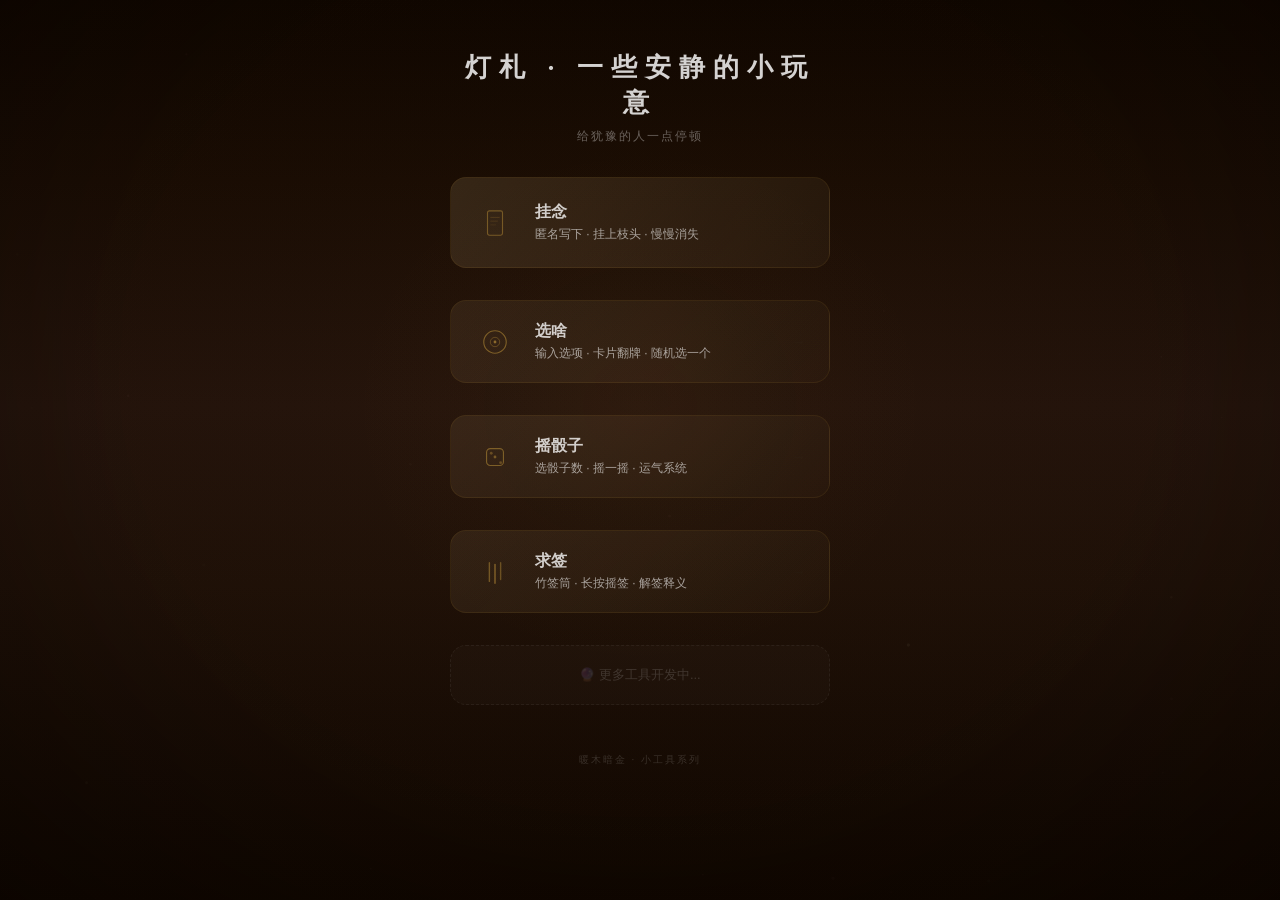
<file: index.html>
<!DOCTYPE html>
<html lang="zh-CN">
<head>
<meta charset="UTF-8">
<meta name="viewport" content="width=device-width,initial-scale=1.0">
<title>灯札 · 一些安静的小玩意，深夜里的仪式感</title>
<meta name="description" content="灯札，一个安静的数字空间。求签、摇骰子、随机选择——映照当下，辅助觉察。深夜里的仪式感。">
<meta name="keywords" content="灯札,求签,摇骰子,随机选择,选择困难,占卜,命理,五行,东方,仪式感,深夜工具">
<meta name="baidu-site-verification" content="codeva-DPvs2KeerY">
<meta name="msvalidate.01" content="A0F2748649676A68DC7C2C6CEFD1D050">
<meta property="og:title" content="灯札">
<meta property="og:description" content="夜间仪式感数字空间。不是工具，是深夜里的安静角落。">
<meta property="og:type" content="website">
<meta property="og:url" content="https://picksha.com/">
<script type="application/ld+json">
{"@context":"https://schema.org","@type":"WebSite","name":"灯札","alternateName":"灯札 - 一些安静的小玩意","url":"https://picksha.com/","description":"夜间仪式感数字空间。求签、摇骰子、随机选择——深夜里的安静角落。"}
</script>
<link rel="icon" href="data:image/svg+xml,<svg xmlns='http://www.w3.org/2000/svg' viewBox='0 0 64 64'><defs><radialGradient id='g' cx='32' cy='32' r='20'><stop offset='0%' stop-color='%23d6a85f' stop-opacity='0.9'/><stop offset='30%' stop-color='%23c49545' stop-opacity='0.4'/><stop offset='60%' stop-color='%23b08030' stop-opacity='0.08'/><stop offset='100%' stop-color='%23120b09' stop-opacity='0'/></radialGradient><radialGradient id='d' cx='32' cy='32' r='4'><stop offset='0%' stop-color='%23e8c070' stop-opacity='1'/><stop offset='50%' stop-color='%23d6a85f' stop-opacity='0.6'/><stop offset='100%' stop-color='%23b08030' stop-opacity='0'/></radialGradient></defs><rect width='64' height='64' rx='12' fill='%23120b09'/><circle cx='32' cy='32' r='24' fill='none' stroke='rgba(180,140,90,0.12)' stroke-width='1.5' stroke-dasharray='28 6 12 4 20 5 16 3 24 7' stroke-linecap='round'/><circle cx='32' cy='32' r='20' fill='url(%23g)'/><circle cx='32' cy='32' r='3' fill='url(%23d)'/></svg>">
<style>
*, *::before, *::after { box-sizing:border-box; margin:0; padding:0; }
body{min-height:100vh;font-family:-apple-system,BlinkMacSystemFont,'Segoe UI',Roboto,sans-serif;overflow-x:hidden;background:linear-gradient(180deg,#1a0f06 0%,#24140b 20%,#2e1c12 45%,#281810 65%,#1a0f06 100%)}
.container { max-width:420px; margin:0 auto; padding:50px 20px 40px; position:relative; z-index:1; }
.header { text-align:center; margin-bottom:32px; }
.title { font-size:26px; font-weight:700; color:rgba(255,255,255,.82); letter-spacing:8px; font-family:serif; }
.subtitle { font-size:12px; color:rgba(255,255,255,.35); margin-top:8px; letter-spacing:2px; }

.tool-list { display:flex; flex-direction:column; gap:32px; }
.tool-card {
  display:flex; align-items:center; gap:16px;
  background:linear-gradient(135deg,rgba(255,220,160,.08),rgba(255,220,160,.02));
  border:1px solid var(--border-card);
  border-radius:var(--radius-lg); padding:20px; text-decoration:none;
  transition:transform var(--t-hover),box-shadow var(--t-hover),border-color var(--t-hover),background var(--t-hover);
}
.tool-card:first-child{background:linear-gradient(135deg,rgba(255,220,160,.12),rgba(255,220,160,.04));padding:24px 20px}
.tool-card:hover{transform:translateY(-2px);box-shadow:0 10px 30px rgba(255,180,80,.08);border-color:rgba(200,155,60,.22);background:linear-gradient(135deg,rgba(255,220,160,.14),rgba(255,220,160,.04))}
.tool-icon { width:40px; height:40px; flex-shrink:0; display:flex; align-items:center; justify-content:center; margin-left:4px; }
.tool-icon svg { width:30px; height:30px; }
.tool-info { flex:1; padding-left:4px; }
.tool-name { font-size:16px; font-weight:600; color:var(--text-body); }
.tool-desc { font-size:12px; color:rgba(255,255,255,.58); margin-top:3px; }
.tool-arrow { font-size:16px; color:var(--text-faint); flex-shrink:0; opacity:0.08; transition:opacity 0.5s,transform 0.5s; margin-right:2px; }
.tool-card:hover .tool-arrow{opacity:0.38;transform:translateX(6px)}

@keyframes page-glow-breathe{0%,100%{opacity:.6}50%{opacity:1}}
.page-glow{position:fixed;top:38%;left:50%;width:70vw;max-width:600px;height:60vh;transform:translate(-50%,-38%);background:radial-gradient(ellipse at center,rgba(210,145,50,.04) 0%,rgba(180,120,40,.012) 40%,transparent 70%);pointer-events:none;z-index:0;animation:page-glow-breathe 4s ease-in-out infinite;transition:top 1.8s ease-out,left 1.8s ease-out}

.placeholder-card {
  display:flex; align-items:center; justify-content:center; gap:8px;
  background:rgba(255,255,255,.02); border:1px dashed var(--border-subtle);
  border-radius:16px; padding:20px; color:var(--text-faint); font-size:13px;
}
.footer { text-align:center; margin-top:48px; color:var(--text-faint); font-size:10px; letter-spacing:2px; }
</style>
<link rel="stylesheet" href="./theme/theme.css">
</head>
<body>
<div class="page-glow" id="pageGlow"></div>
<div class="container">
  <div class="header">
    <h1 class="title">灯札 · 一些安静的小玩意</h1>
    <div class="subtitle">给犹豫的人一点停顿</div>
  </div>

  <div class="tool-list">
    <a href="mupai/index.html" class="tool-card">
      <span class="tool-icon"><svg viewBox="0 0 32 32" fill="none"><rect x="8" y="3" width="16" height="26" rx="2" stroke="rgba(200,155,60,.45)" stroke-width="1.2"/><line x1="11" y1="10" x2="21" y2="10" stroke="rgba(200,155,60,.25)" stroke-width=".8"/><line x1="11" y1="14" x2="19" y2="14" stroke="rgba(200,155,60,.2)" stroke-width=".8"/><line x1="11" y1="18" x2="17" y2="18" stroke="rgba(200,155,60,.15)" stroke-width=".8"/></svg></span>
      <span class="tool-info">
        <div class="tool-name">挂念</div>
        <div class="tool-desc">匿名写下 · 挂上枝头 · 慢慢消失</div>
      </span>
      <span class="tool-arrow">→</span>
    </a>
    <a href="xuansha/index.html" class="tool-card">
      <span class="tool-icon"><svg viewBox="0 0 32 32" fill="none"><circle cx="16" cy="16" r="12" stroke="rgba(200,155,60,.5)" stroke-width="1.2"/><circle cx="16" cy="16" r="5" stroke="rgba(200,155,60,.35)" stroke-width="1"/><circle cx="16" cy="16" r="1.5" fill="rgba(200,155,60,.6)"/></svg></span>
      <span class="tool-info">
        <div class="tool-name">选啥</div>
        <div class="tool-desc">输入选项 · 卡片翻牌 · 随机选一个</div>
      </span>
      <span class="tool-arrow">→</span>
    </a>
    <a href="yaoshaizi/index.html" class="tool-card">
      <span class="tool-icon"><svg viewBox="0 0 32 32" fill="none"><rect x="7" y="7" width="18" height="18" rx="4" stroke="rgba(200,155,60,.5)" stroke-width="1.2"/><circle cx="12" cy="12" r="1.5" fill="rgba(200,155,60,.35)"/><circle cx="22" cy="22" r="1.5" fill="rgba(200,155,60,.35)"/><circle cx="16" cy="16" r="1.5" fill="rgba(200,155,60,.45)"/></svg></span>
      <span class="tool-info">
        <div class="tool-name">摇骰子</div>
        <div class="tool-desc">选骰子数 · 摇一摇 · 运气系统</div>
      </span>
      <span class="tool-arrow">→</span>
    </a>
    <a href="qiugian/index.html" class="tool-card">
      <span class="tool-icon"><svg viewBox="0 0 32 32" fill="none"><line x1="10" y1="6" x2="10" y2="26" stroke="rgba(200,155,60,.45)" stroke-width="1.5" stroke-linecap="round"/><line x1="16" y1="8" x2="16" y2="28" stroke="rgba(200,155,60,.55)" stroke-width="1.5" stroke-linecap="round"/><line x1="22" y1="6" x2="22" y2="24" stroke="rgba(200,155,60,.4)" stroke-width="1.5" stroke-linecap="round"/></svg></span>
      <span class="tool-info">
        <div class="tool-name">求签</div>
        <div class="tool-desc">竹签筒 · 长按摇签 · 解签释义</div>
      </span>
      <span class="tool-arrow">→</span>
    </a>
    <div class="placeholder-card">🔮 更多工具开发中...</div>
  </div>

  <div class="footer">暖木暗金 · 小工具系列</div>
</div>
<script src="./theme/particles.js"></script>
<script>
(function(){
  var glow = document.getElementById('pageGlow');
  var cards = document.querySelectorAll('.tool-card');
  if (!glow || !cards.length) return;
  cards.forEach(function(card, i) {
    card.addEventListener('mouseenter', function() {
      var rect = card.getBoundingClientRect();
      glow.style.top = (rect.top + rect.height/2) + 'px';
      glow.style.left = (rect.left + rect.width/2) + 'px';
      glow.style.transform = 'translate(-50%,-50%)';
      // 粒子响应
      if (window.themeParticles) {
        if (i === 1) themeParticles.resume(); // 摇骰: 粒子加速感
        if (i === 2) themeParticles.pause();   // 求签: 变安静
      }
    });
    card.addEventListener('mouseleave', function() {
      glow.style.top = '38%';
      glow.style.left = '50%';
      glow.style.transform = 'translate(-50%,-38%)';
      if (window.themeParticles) themeParticles.resume();
    });
  });
})();
</script>
</body>
</html>
</file>
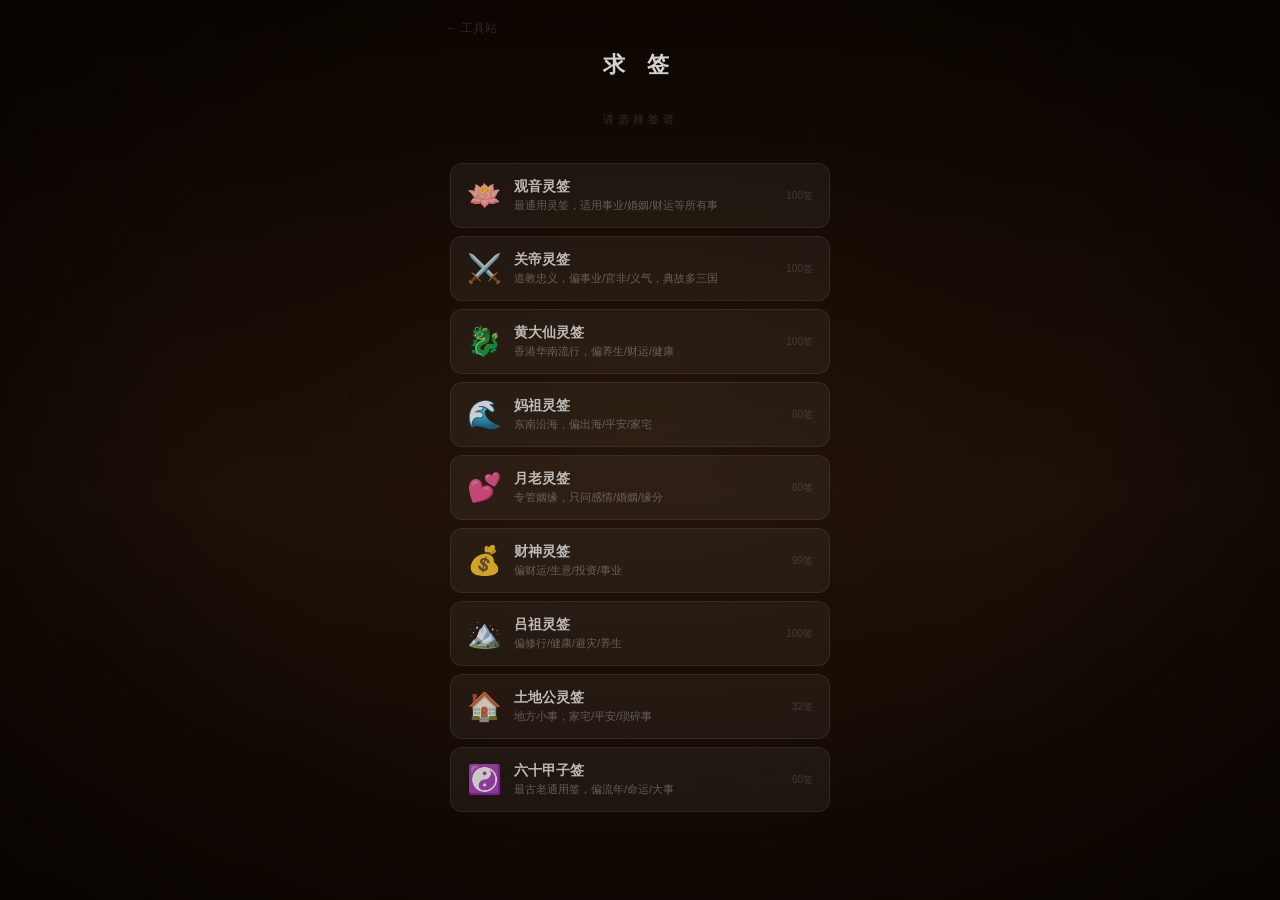
<file: qiugian/index.html>
<!DOCTYPE html>
<html lang="zh-CN">
<head>
<meta charset="UTF-8">
<meta name="viewport" content="width=device-width,initial-scale=1.0,user-scalable=no">
<title>求签</title>
<link rel="icon" href="../favicon.svg" type="image/svg+xml">
<link rel="stylesheet" href="../theme/theme.css">
<style>
body{background:linear-gradient(180deg,#0b0501 0%,#150b05 30%,#1c1008 55%,#140a04 100%)}
.qiugian-vignette{position:fixed;inset:0;pointer-events:none;z-index:0;background:radial-gradient(ellipse at 50% 42%,transparent 48%,rgba(4,1,0,.6) 100%)}
.qiugian-glow{position:fixed;inset:0;pointer-events:none;z-index:0;background:radial-gradient(ellipse at 50% 44%,rgba(200,140,40,.018) 0%,rgba(160,100,30,.005) 35%,transparent 60%);animation:qiugian-breathe 4s ease-in-out infinite}
@keyframes qiugian-breathe{0%,100%{opacity:.4}50%{opacity:1}}
.back-link{position:absolute;top:20px;left:16px;color:var(--text-faint);font-size:12px;text-decoration:none;z-index:10}
.back-link:hover{color:var(--gold)}
.container{max-width:420px;margin:0 auto;padding:50px 20px 30px;position:relative;z-index:1;min-height:100vh}
.title{font-size:22px;font-weight:700;color:rgba(255,255,255,.82);letter-spacing:8px;font-family:serif;margin-bottom:32px;text-align:center}
.subtitle{text-align:center;font-size:11px;color:var(--text-faint);margin-bottom:36px;letter-spacing:4px}

/* 页面阶段 */
.stage{display:none}
.stage.active{display:block}

/* ====== 阶段1: 选签谱 ====== */
.category-list{display:flex;flex-direction:column;gap:8px}
.cat-card{display:flex;align-items:center;gap:12px;background:rgba(255,255,255,.05);border:1px solid rgba(255,255,255,.07);border-radius:12px;padding:14px 16px;cursor:pointer;transition:all .15s}
.cat-card:active{background:rgba(200,160,60,.1);border-color:rgba(220,180,60,.2)}
.cat-icon{font-size:28px;flex-shrink:0}
.cat-info{flex:1}
.cat-name{font-size:14px;font-weight:600;color:rgba(255,255,255,.7)}
.cat-desc{font-size:11px;color:rgba(255,255,255,.3);margin-top:2px}
.cat-count{font-size:10px;color:rgba(255,255,255,.15);flex-shrink:0}

/* ====== 阶段2: 输入信息 ====== */
.form-group{margin-bottom:14px}
.form-label{font-size:11px;color:rgba(255,255,255,.35);margin-bottom:4px;display:block}
.form-input{width:100%;padding:10px 12px;background:rgba(255,255,255,.06);border:1px solid rgba(255,255,255,.1);border-radius:8px;color:rgba(255,255,255,.65);font-size:13px;font-family:inherit}
.form-input:focus{outline:none;border-color:rgba(220,180,60,.25)}
.form-hint{font-size:9px;color:rgba(255,255,255,.12);margin-top:3px;line-height:1.4}
.chosen-cat{text-align:center;color:rgba(255,255,255,.3);font-size:12px;margin-bottom:16px}
.btn-row{display:flex;gap:10px;justify-content:center;margin-top:16px}

/* ====== 阶段3: 静心默念 ====== */
.meditation-area{text-align:center;padding:20px 0}
.meditation-icon{font-size:64px;margin-bottom:12px}
.meditation-title{font-size:16px;color:rgba(255,255,255,.65);font-weight:600;margin-bottom:8px}
.meditation-hint{text-align:center;font-size:10px;color:rgba(255,255,255,.15);margin-top:2px;letter-spacing:4px;font-family:serif}
.prayer-text{background:rgba(255,255,255,.04);border-radius:12px;padding:16px;color:rgba(255,255,255,.35);font-size:12px;line-height:1.8;text-align:left;margin:16px 0;font-family:serif;letter-spacing:1px}
.copy-prayer{font-size:10px;color:rgba(255,255,255,.18);cursor:pointer;margin-top:4px;display:inline-block}

/* ====== 阶段4: 摇签 ====== */
.tube-wrapper{position:relative;margin:28px auto 0;width:120px}
.tube-wrapper::before{content:'';position:absolute;top:10px;left:50%;margin-left:-80px;width:160px;height:200px;background:radial-gradient(ellipse at center,rgba(253,203,110,.08) 0%,transparent 70%);pointer-events:none;z-index:0}
.tube{width:120px;height:230px;position:relative;z-index:1}
.tube::after{content:'';position:absolute;bottom:-8px;left:50%;margin-left:-50px;width:100px;height:16px;background:radial-gradient(ellipse at center,rgba(0,0,0,.5) 0%,transparent 70%);border-radius:50%;pointer-events:none}
.tube-body{width:100%;height:100%;background:url('assets/images/4.png') center/cover no-repeat;overflow:hidden;position:relative;mix-blend-mode:multiply}
.tube.shaking{filter:drop-shadow(0 0 20px rgba(253,203,110,.35))}
.stick-popped{position:absolute;top:-65px;left:50%;margin-left:-4px;width:8px;height:80px;background:linear-gradient(90deg,#f5e6ca,#fff,#f0e6d0);border-radius:3px 3px 0 0;box-shadow:0 -6px 20px rgba(0,0,0,.3);z-index:4;display:none}
.stick-popped.show{display:block;animation:stick-out .35s ease-out;box-shadow:0 -6px 20px rgba(0,0,0,.3),0 0 24px rgba(253,203,110,.5),0 0 48px rgba(253,203,110,.2)}
.stick-popped .num{position:absolute;top:16px;left:0;right:0;text-align:center;font-size:7px;color:#8B6914;writing-mode:vertical-rl;font-family:serif}
@keyframes tube-shake{0%{transform:translate(0,0) rotate(0deg)}12%{transform:translate(-1px,1px) rotate(-3deg)}25%{transform:translate(1px,-1px) rotate(4deg)}37%{transform:translate(-1px,0) rotate(-5deg)}50%{transform:translate(0,1px) rotate(3deg)}62%{transform:translate(1px,0) rotate(-4deg)}75%{transform:translate(-1px,-1px) rotate(5deg)}87%{transform:translate(0,0) rotate(-2deg)}100%{transform:translate(0,0) rotate(0deg)}}
@keyframes stick-out{0%{transform:translateY(0);opacity:0}100%{transform:translateY(-65px);opacity:1}}
@keyframes result-reveal{0%{opacity:0;transform:translateY(12px)}100%{opacity:1;transform:translateY(0)}}
.stage#stageResult.active .result-zone{animation:result-reveal .5s ease-out}

.shake-btn{display:inline-block;background:rgba(200,155,60,.08);border:1.5px solid var(--gold-border);color:var(--gold);padding:12px 44px;border-radius:26px;font-size:14px;font-weight:600;letter-spacing:4px;cursor:pointer;user-select:none;-webkit-user-select:none;touch-action:manipulation;transition:background var(--t-hover),border-color var(--t-hover),box-shadow var(--t-hover),transform 0.15s}
.shake-btn:hover{background:rgba(200,155,60,.14);border-color:var(--gold-border-hover);box-shadow:0 0 20px var(--gold-glow)}
.shake-btn:active{transform:scale(0.98)}
.shake-btn.shaking{background:rgba(200,155,60,.2);border-color:rgba(200,155,60,.4);transform:scale(1);animation:theme-btn-breathe 3.2s ease-in-out infinite}
.hint{color:rgba(255,255,255,.13);font-size:10px;margin-top:6px}

/* ====== 阶段5: 结果 ====== */
.result-zone{width:100%;max-width:320px;margin:0 auto}
.lot-card{background:linear-gradient(135deg,rgba(253,203,110,.06),rgba(200,160,60,.03));border:1px solid rgba(220,180,60,.12);border-radius:12px;padding:16px;margin-bottom:10px}
.lot-header{display:flex;justify-content:space-between;align-items:center;margin-bottom:10px}
.lot-num{color:var(--gold);font-size:15px;font-weight:700;font-family:serif}
.lot-level{background:rgba(200,155,60,.15);color:var(--gold);padding:2px 8px;border-radius:8px;font-size:10px;font-weight:600}
.lot-poem{color:rgba(255,255,255,.55);font-size:14px;line-height:2.2;text-align:center;font-family:serif;letter-spacing:3px;white-space:pre-line}
.lot-element{margin-top:10px;color:rgba(255,255,255,.3);font-size:11px}
.lot-meaning{background:rgba(255,255,255,.02);border-radius:10px;padding:12px;color:rgba(255,255,255,.35);font-size:12px;line-height:1.8}
.meaning-label{color:rgba(255,255,255,.18);font-size:10px;margin-bottom:4px}
.retry-btn{display:inline-block;background:var(--bg-surface);border:1px solid var(--border-subtle);color:var(--text-secondary);padding:8px 28px;border-radius:24px;font-size:12px;cursor:pointer;margin:8px 4px;transition:background var(--t-hover),border-color var(--t-hover)}
.retry-btn:hover{background:rgba(255,255,255,.07);border-color:rgba(255,255,255,.1)}
.retry-btn:active{transform:scale(0.98)}

.toast{position:fixed;bottom:60px;left:50%;transform:translateX(-50%);background:rgba(0,0,0,.8);color:#fff;padding:8px 20px;border-radius:20px;font-size:12px;z-index:99;opacity:0;transition:opacity .3s;pointer-events:none}
.toast.show{opacity:1}
.match-box{margin-top:10px;border-radius:10px;padding:12px;border:1px solid rgba(220,180,60,.12);line-height:1.7}
.match-header{display:flex;justify-content:space-between;align-items:center;font-size:11px;margin-bottom:8px;color:rgba(255,255,255,.3)}
.match-badge{padding:2px 10px;border-radius:8px;font-size:10px;font-weight:600;border:1px solid}
.match-sign-section,.match-interaction-section,.match-advice-section{font-size:11px;margin-bottom:8px;line-height:1.7}
.match-sign-section{color:rgba(255,255,255,.45)}
.match-interaction-section{color:rgba(255,255,255,.35)}
.match-advice-section{color:var(--gold)}
.match-section-label{font-size:10px;color:rgba(255,255,255,.18);margin-right:4px}
.match-source{font-size:9px;color:rgba(255,255,255,.12);margin-top:6px;line-height:1.5}
.multi-draw-hint{text-align:center;font-size:11px;color:rgba(255,255,255,.3);margin-top:10px;line-height:1.7;font-family:serif;letter-spacing:2px}
</style>
</head>
<body>
<div class="qiugian-vignette"></div>
<div class="qiugian-glow"></div>
<div class="container">
  <a href="../index.html" class="back-link">← 工具站</a>
  <div class="title">求 签</div>

  <!-- ====== 阶段1: 选签谱 ====== -->
  <div class="stage active" id="stageCategory">
    <div class="subtitle">请选择签谱</div>
    <div class="category-list" id="categoryList"></div>
  </div>

  <!-- ====== 阶段2: 输入信息 ====== -->
  <div class="stage" id="stageInput">
    <div class="subtitle">一事一问 · 心诚则灵</div>
    <div class="chosen-cat" id="chosenCat"></div>
    <div class="form-group">
      <label class="form-label">出生年月日</label>
      <input class="form-input" id="inputBirth" placeholder="例如：1995年3月8日">
      <div class="form-hint">填写完整年月日，可推算日柱天干，解读更准确</div>
    </div>
    <div class="form-group">
      <label class="form-label">所求之事（可选）</label>
      <input class="form-input" id="inputMatter" placeholder="例如：事业前程 / 姻缘 / 财运 / 跳槽 / 考研">
      <div class="form-hint">用于匹配五行属性，辅助签文解读</div>
    </div>
    <div class="btn-row">
      <button class="theme-btn-ghost" onclick="goStage('stageCategory')">← 重选签谱</button>
      <button class="theme-btn" onclick="goStage('stageMeditation')">静心求签 →</button>
    </div>
  </div>

  <!-- ====== 阶段3: 静心默念 ====== -->
  <div class="stage" id="stageMeditation">
    <div class="meditation-area">
      <div class="meditation-icon">🙏</div>
      <div class="meditation-title">静心默念</div>
      <div class="subtitle">心诚则灵 · 一事一问</div>
      <div class="meditation-hint">签不测命，只映此刻</div>
      <div class="prayer-text" id="prayerText"></div>
      <span class="copy-prayer" onclick="copyPrayer()">📋 复制祷告文</span>
    </div>
    <div class="btn-row">
      <button class="theme-btn" onclick="goStage('stageShake')">🙏 已默念，开始摇签</button>
    </div>
  </div>

  <!-- ====== 阶段4: 摇签 ====== -->
  <div class="stage" id="stageShake">
    <div class="subtitle" style="text-align:center;">长按签筒摇动 · 松手即出签</div>
    <div class="tube-wrapper" id="tubeWrapper">
      <div class="tube" id="tubeEl">
        <div class="tube-body"></div>
        <div class="stick-popped" id="stickPopped"><div class="num" id="stickNum"></div></div>
      </div>
    </div>
    <div style="text-align:center;margin-top:32px;">
      <div class="shake-btn" id="shakeBtn">🖐 长按摇签</div>
      <div class="hint">按住摇动 · 松手出签</div>
    </div>
  </div>

  <!-- ====== 阶段5: 结果 ====== -->
  <div class="stage" id="stageResult">
    <div class="subtitle" style="text-align:center;">签已出</div>
    <div class="result-zone">
      <div class="lot-card">
        <div class="lot-header">
          <span class="lot-num" id="lotNum"></span>
          <span class="lot-level" id="lotLevel"></span>
        </div>
        <div class="lot-poem" id="lotPoem"></div>
        <div class="lot-element" id="lotElement"></div>
      </div>
      <div class="lot-meaning">
        <div class="meaning-label">📖 解签</div>
        <div id="lotMeaning"></div>
      </div>
      <div class="match-box" id="matchBox" style="display:none;">
        <div class="match-header">
          <span>🔮 五行参考</span>
          <span class="match-badge" id="matchBadge"></span>
        </div>
        <div class="match-sign-section" id="matchSign"></div>
        <div class="match-interaction-section" id="matchInteraction"></div>
        <div class="match-advice-section" id="matchAdvice"></div>
        <div class="match-source" id="matchSource"></div>
      </div>
      <div class="multi-draw-hint" id="multiDrawHint" style="display:none;"></div>
      <div style="text-align:center;margin-top:10px;">
        <button class="retry-btn" onclick="goStage('stageShake')">🔄 再求一签</button>
        <button class="retry-btn" onclick="goStage('stageCategory')">🎋 换签谱</button>
      </div>
    </div>
  </div>
</div>
<div class="toast" id="toast"></div>
<script>
// ====== 9类签谱 ======
var CATEGORIES = [
  {name:'观音灵签',desc:'最通用灵签，适用事业/婚姻/财运等所有事',count:100,icon:'🪷',type:'buddhist'},
  {name:'关帝灵签',desc:'道教忠义，偏事业/官非/义气，典故多三国',count:100,icon:'⚔️',type:'taoist'},
  {name:'黄大仙灵签',desc:'香港华南流行，偏养生/财运/健康',count:100,icon:'🐉',type:'taoist'},
  {name:'妈祖灵签',desc:'东南沿海，偏出海/平安/家宅',count:60,icon:'🌊',type:'taoist'},
  {name:'月老灵签',desc:'专管姻缘，只问感情/婚姻/缘分',count:60,icon:'💕',type:'taoist'},
  {name:'财神灵签',desc:'偏财运/生意/投资/事业',count:99,icon:'💰',type:'taoist'},
  {name:'吕祖灵签',desc:'偏修行/健康/避灾/养生',count:100,icon:'🏔️',type:'taoist'},
  {name:'土地公灵签',desc:'地方小事，家宅/平安/琐碎事',count:32,icon:'🏠',type:'taoist'},
  {name:'六十甲子签',desc:'最古老通用签，偏流年/命运/大事',count:60,icon:'☯️',type:'taoist'}
];

// ====== 9类签文数据（各自独立） ======
// 根据六十甲子干支+五行旺衰+季节方位系统生成

var LOT_DATA = {
  '观音灵签': [
    {id:1,level:'上上',element:'木',direction:'东',poem:'天开地辟结良缘\n日吉时良万事全\n若得此签非小可\n人行中正帝王宣',meaning:'万事开端大吉，正心行事，贵人提拔，大事可成。'},
    {id:2,level:'上',element:'木',direction:'东',poem:'鲸鱼未化守江湖\n未许升腾离碧波\n异日峥嵘身变态\n从教一跃禹门过',meaning:'目前蛰伏，忍耐守时，他日时机一到，一跃成名。'},
    {id:3,level:'上平',element:'火',direction:'南',poem:'落落怀中事未休\n恰如江上遇扁舟\n若得贵人相借力\n管教名利两悠悠',meaning:'事有阻滞，须借外力，得贵人相助则平稳顺利。'},
    {id:4,level:'中',element:'火',direction:'南',poem:'千年古镜复重圆\n女再求夫男再婚\n自此门庭重改换\n更添福禄在儿孙',meaning:'破镜重圆、失而复得，旧局重整，家运渐兴。'},
    {id:5,level:'上上',element:'土',direction:'中',poem:'云开雾散日重明\n雨过山河万象新\n若得此签安稳处\n更无灾祸与侵凌',meaning:'阴霾尽去，否极泰来，前程光明，百事吉昌。'},
    {id:6,level:'中',element:'土',direction:'东',poem:'功名得意喜非常\n出仕为官遇贵人\n万里前程如走马\n春风得意好荣身',meaning:'有机会进取，但过程奔波，稳扎稳打可得成就。'},
    {id:7,level:'上',element:'金',direction:'东',poem:'二人相和万事昌\n同心协力利非常\n若能守得谦和志\n自然福禄寿绵长',meaning:'合作和合、和气生财，谦和待人，诸事顺遂。'},
    {id:8,level:'中',element:'金',direction:'南',poem:'未遇时人守旧贫\n一朝得志便超群\n时来运转机缘至\n名利双收喜煞人',meaning:'先难后易，时运一到，青云直上，名利可期。'},
    {id:9,level:'下',element:'水',direction:'南',poem:'世事如棋反复看\n荣华富贵梦中观\n若能悟得其中意\n退步抽身保平安',meaning:'虚多实少，变化无常，不宜贪求，守旧安分方稳。'},
    {id:10,level:'中',element:'水',direction:'中',poem:'石藏无价玉和珍\n只管他乡外客寻\n宛如持灯更觅火\n不如收拾枉劳心',meaning:'舍近求远、外求无益，自身本有资源，不必奔波。'},
    {id:11,level:'上',element:'木',direction:'东',poem:'时来运转遇良辰\n万里鹏程任君行\n一路贵人相扶助\n功成名就福临门',meaning:'时机成熟，大展宏图，贵人一路相助，百事称心。'},
    {id:12,level:'中',element:'木',direction:'东',poem:'镜里观花事不成\n水中捞月枉劳心\n不如守旧安天命\n免得奔波惹祸侵',meaning:'空想无益、虚耗精神，务实守旧，等待实际机缘。'},
    {id:13,level:'上上',element:'火',direction:'南',poem:'贵人相遇在今朝\n恰似春回草木娇\n凡事谋为皆遂意\n福星高照福滔滔',meaning:'得大贵人提携，万事顺遂，福运极旺。'},
    {id:14,level:'中',element:'火',direction:'南',poem:'扬眉吐气展雄才\n万里封侯指日来\n莫道女人无大用\n他年富贵笑颜开',meaning:'有才干、可成事，但需担当压力，努力方得成功。'},
    {id:15,level:'下下',element:'土',direction:'中',poem:'历尽风霜苦未休\n奔波劳碌事多愁\n一朝失势无人顾\n恰似残花落水流',meaning:'劳心劳力、徒劳无功，运势低迷，防小人与破财。'},
    {id:16,level:'上',element:'土',direction:'东',poem:'万里江山万里程\n前程远大好经营\n时来风送滕王阁\n一举成名天下闻',meaning:'根基稳固、前程远大，把握时机，功名可期。'},
    {id:17,level:'中',element:'金',direction:'东',poem:'云藏皓月正朦胧\n鼠牙雀角事无穷\n若得贵人提挈处\n管教喜气自相逢',meaning:'小有是非，贵人出现可解困，把握分寸则吉。'},
    {id:18,level:'下',element:'金',direction:'南',poem:'谋事在人成事天\n百般计较枉徒然\n时来风送无难事\n运去黄金也失缘',meaning:'时机未至，谋事多阻，宜静待天时，不可强为。'},
    {id:19,level:'上平',element:'水',direction:'南',poem:'一门福禄喜重重\n富贵荣华百事中\n老来更得儿孙孝\n寿比南山不老松',meaning:'家运亨通、福寿双全，家庭和睦，晚景吉祥。'},
    {id:20,level:'中',element:'水',direction:'中',poem:'时运未通且自守\n莫嫌眼下少荣华\n一朝得遇知音者\n名利双收福到家',meaning:'守时待势，遇贵人则发达，目前宜静不宜动。'},
    {id:21,level:'上',element:'木',direction:'东',poem:'姻缘天定不须疑\n匹配相逢正及时\n和合双双成佳偶\n百年偕老永无离',meaning:'婚姻大吉、天作之合，感情和顺，白头偕老。'},
    {id:22,level:'中',element:'木',direction:'东',poem:'寂寞寒宫独自居\n清灯冷帐影形孤\n荣华富贵如浮云\n到头一梦一场虚',meaning:'孤独、虚浮，情感或事业易空幻，宜务实防落空。'},
    {id:23,level:'上平',element:'火',direction:'南',poem:'欲扳仙桂入蟾宫\n岂虑天门不任通\n忽遇一朝时运至\n荣华富贵喜相逢',meaning:'有志可成，机缘一到，名利自来，平稳上升。'},
    {id:24,level:'中',element:'火',direction:'南',poem:'历尽艰难险阻多\n一朝得脱出罗网\n时来运转灾星退\n从此安宁福禄和',meaning:'先险后安，度过难关即转吉，守得住则终得福。'},
    {id:25,level:'上上',element:'土',direction:'中',poem:'福厚人安事事昌\n前程似锦耀荣光\n若得此签常吉利\n财源滚滚达三江',meaning:'大福大贵、吉祥如意，万事亨通，财运极佳。'},
    {id:26,level:'下下',element:'土',direction:'东',poem:'眼下受人欺与辱\n时乖运蹇事难谋\n一朝时来凌云志\n方显男儿大丈夫',meaning:'目前屈辱、困顿，但有转机，需忍耐等待时来。'},
    {id:27,level:'中',element:'金',direction:'东',poem:'直言进谏事多艰\n进退两难意未安\n若能谨慎知进退\n方可平安免祸端',meaning:'进退两难、压力大，谨慎低调，不可强出头。'},
    {id:28,level:'上',element:'金',direction:'南',poem:'乘风破浪正当时\n万里功名可自持\n智勇双全施谋略\n功成名就乐滋滋',meaning:'时机正好、能力足够，主动进取，功名可得。'},
    {id:29,level:'下',element:'水',direction:'南',poem:'奔波劳碌救危亡\n费力劳心事未昌\n虽有贵人来相助\n终是虚忙少主张',meaning:'多劳少获、事多波折，虽有贵人，仍难圆满。'},
    {id:30,level:'中',element:'水',direction:'中',poem:'千里姻缘一线牵\n有缘千里得相逢\n好事多磨终有果\n花开月圆福自浓',meaning:'姻缘或事情虽有波折，但终能成功，缘分可期。'},
    {id:31,level:'上上',element:'木',direction:'东',poem:'知心相遇两无猜\n意气相投好往来\n凡事调和多顺利\n福星高照乐开怀',meaning:'人缘佳、遇知己，合作顺利，百事称心如意。'},
    {id:32,level:'下下',element:'木',direction:'东',poem:'受尽辛劳与苦愁\n只为孝心不自由\n虽有贵人来相助\n终是艰难少自由',meaning:'辛苦、束缚多，付出多回报少，宜守旧防破财。'},
    {id:33,level:'上平',element:'火',direction:'南',poem:'高山流水遇知音\n意气相投情谊深\n凡事相逢多顺利\n同心协力利千金',meaning:'得贵人知己，合作默契，事业平稳发展。'},
    {id:34,level:'中',element:'火',direction:'南',poem:'时运不济受欺凌\n百般算计事难成\n一朝得遇高明者\n方脱灾危得安宁',meaning:'目前有灾、有小人，得贵人解救方转安。'},
    {id:35,level:'下',element:'土',direction:'中',poem:'千山万水苦奔波\n历尽艰辛始得果\n若问前程成与败\n坚持到底免消磨',meaning:'过程极苦、消耗大，坚持方有结果，急不得。'},
    {id:36,level:'上',element:'土',direction:'东',poem:'才高志大遇明时\n大展宏图正可期\n虽有小灾不足虑\n终成大业显威仪',meaning:'有才、有机会，小灾无碍，终能成就大事。'},
    {id:37,level:'中',element:'金',direction:'东',poem:'勤劳本分自安然\n苦尽甘来福禄全\n凡事用心多努力\n自然吉庆喜连连',meaning:'踏实肯干、先苦后甜，勤俭致富，家道安宁。'},
    {id:38,level:'下',element:'金',direction:'南',poem:'离乡背井事多愁\n万里风霜苦未休\n虽有荣华难称意\n心中忧闷几时休',meaning:'奔波、离乡、心情压抑，外在尚可，内心多烦。'},
    {id:39,level:'上',element:'水',direction:'南',poem:'少年得志气轩昂\n智勇双全胆气强\n一举成名天下知\n荣华富贵福绵长',meaning:'年轻有为、锐气足，事业进展顺利，名利双收。'},
    {id:40,level:'中',element:'水',direction:'中',poem:'风和日丽正春光\n百事谋为皆吉昌\n若得此签安稳处\n财源福禄自安康',meaning:'环境平顺、心情舒畅，凡事平稳，小吉小利。'},
    {id:41,level:'中',element:'木',direction:'东',poem:'固执己见事难成\n死守虚名误自身\n若能变通知进退\n方免灾危得安宁',meaning:'固执、死板易坏事，要灵活变通，防感情 / 承诺纠纷。'},
    {id:42,level:'上平',element:'木',direction:'东',poem:'孝心感动天与地\n历尽艰难事可期\n苦尽甘来终有报\n福泽绵延后代宜',meaning:'孝善得报，虽辛苦但终有好结果，家运平稳。'},
    {id:43,level:'中',element:'火',direction:'南',poem:'一路风霜一路劳\n心坚志毅始得朝\n若问功名成与败\n坚持到底自逍遥',meaning:'过程辛苦、考验多，坚持信念，终能成功。'},
    {id:44,level:'上上',element:'火',direction:'南',poem:'良驹得遇伯乐知\n青云直上正其时\n贵人提拔机缘至\n功成名就福相随',meaning:'遇大贵人、被重用，事业突飞猛进，大吉大利。'},
    {id:45,level:'下下',element:'土',direction:'中',poem:'眼前得意少思量\n祸起萧墙暗自伤\n若不谨慎防小人\n恐遭灾殃悔难当',meaning:'表面风光、暗藏危机，防小人、防口舌、防破财。'},
    {id:46,level:'中',element:'土',direction:'东',poem:'智勇双全谋略深\n运筹帷幄定乾坤\n时来运转功名就\n富贵荣华福满门',meaning:'有能力、有谋略，但需时机，时机到则成功。'},
    {id:47,level:'上',element:'金',direction:'东',poem:'苦读多年志气高\n一朝得志占鳌头\n功名成就人人羡\n福禄荣华乐悠悠',meaning:'苦尽甘来、金榜题名，事业有成，前程似锦。'},
    {id:48,level:'下',element:'金',direction:'南',poem:'功成身退远风波\n名利场中莫执着\n若得抽身归去好\n免招灾祸与消磨',meaning:'宜见好就收、退一步海阔天空，贪则招灾。'},
    {id:49,level:'上平',element:'水',direction:'南',poem:'男儿立志出乡关\n学不成名誓不还\n一朝得志青云上\n富贵荣华福自宽',meaning:'有志气、肯奋斗，终能成功，事业平稳上升。'},
    {id:50,level:'上上',element:'水',direction:'中',poem:'五湖四海任君行\n高挂帆篷自在撑\n若得顺风随即至\n满船宝贝喜层层',meaning:'一路顺风、无往不利，财运亨通，所求皆遂。'},
    {id:51,level:'中',element:'木',direction:'东',poem:'口舌奔波事未宁\n是非得失两难平\n若能闭口深藏舌\n方可安然免祸侵',meaning:'多口舌、多奔波，少说多做，防言多必失。'},
    {id:52,level:'下下',element:'木',direction:'东',poem:'奸人陷害事难防\n灾厄临身祸未央\n若不早图趋吉避\n恐遭横祸悔难当',meaning:'防小人陷害、官非、破财，运势极差，宜静守。'},
    {id:53,level:'上',element:'火',direction:'南',poem:'诚心感动圣贤人\n得遇高贤万事兴\n谋事在人成在天\n贵人相助福临门',meaning:'诚心可得贵人，事业得助力，万事顺利。'},
    {id:54,level:'中',element:'火',direction:'南',poem:'千里相送情谊真\n患难相随不离分\n好事多磨终有果\n恩情义重福自深',meaning:'重情重义、患难见真情，事情虽波折终成。'},
    {id:55,level:'下',element:'土',direction:'中',poem:'看破浮生万事空\n荣华富贵转头风\n若能悟得虚无理\n自在逍遥乐不穷',meaning:'看淡得失、放下执着，不宜强求，随缘则安。'},
    {id:56,level:'上平',element:'土',direction:'东',poem:'英雄末路事难量\n成败兴衰自有常\n若能忍辱存身命\n卷土重来未可量',meaning:'虽有挫折，但根基尚在，忍辱负重可东山再起。'},
    {id:57,level:'中',element:'金',direction:'东',poem:'一苇渡江胆气豪\n孤身远渡不辞劳\n凡事坚持心不退\n终成正果福滔滔',meaning:'孤独奋斗、辛苦，但信念坚定可成，平稳小吉。'},
    {id:58,level:'中',element:'金',direction:'南',poem:'奸邪当道事难成\n国运衰微祸乱生\n若不除奸安社稷\n黎民涂炭苦无穷',meaning:'小人当道、是非多，环境不利，宜自保、防纠纷。'},
    {id:59,level:'上',element:'水',direction:'南',poem:'智勇双全胆气雄\n孤身退敌显威风\n贵人相助灾星退\n国泰民安福自隆',meaning:'临危不乱、智勇化解危机，贵人相助，转危为安。'},
    {id:60,level:'下下',element:'水',direction:'中',poem:'抱薪救火火增烟\n烧却三千及大千\n若问营谋并出入\n不如收拾莫忧煎',meaning:'方法错误、越忙越乱，事情恶化，宜止损、停手。'},
    {id:61,level:'中',element:'木',direction:'东',poem:'奔波劳碌事多艰\n处处艰难少笑颜\n虽有才华难展志\n时乖运蹇莫强攀',meaning:'有才难伸、奔波多阻，宜守时待运，不可强求。'},
    {id:62,level:'下',element:'木',direction:'东',poem:'安贫守道自悠然\n不慕荣华不羡仙\n若得此签安稳处\n心无挂碍福绵绵',meaning:'平淡守旧、知足常乐，不宜贪求，平安即是福。'},
    {id:63,level:'上',element:'火',direction:'南',poem:'身处贫寒志不穷\n一朝时运转亨通\n困龙得水青云上\n富贵荣华福满胸',meaning:'贫而有志、终得转运，时来运转，名利双收。'},
    {id:64,level:'中',element:'火',direction:'南',poem:'军纪严明志气高\n运筹帷幄显英豪\n时来运转功名就\n福禄荣华乐陶陶',meaning:'严谨自律、有条理，事业稳步推进，终能成功。'},
    {id:65,level:'上上',element:'土',direction:'中',poem:'时和岁稔万事昌\n国泰民安福满堂\n若得此签常吉利\n财源滚滚达三江',meaning:'大吉大利、风调雨顺，家运、事业皆昌盛。'},
    {id:66,level:'下下',element:'土',direction:'东',poem:'奢华过度祸根藏\n纵欲荒淫国运亡\n若不收敛行正道\n灾殃临身悔断肠',meaning:'奢靡、放纵招灾，运势衰败，宜节俭、守正防祸。'},
    {id:67,level:'中',element:'金',direction:'东',poem:'才华出众遇明君\n一展经纶定乾坤\n时来运转功名就\n富贵荣华福满门',meaning:'有才、遇明主，事业可成，但需时机与伯乐。'},
    {id:68,level:'上',element:'金',direction:'南',poem:'宁在直中取不向\n曲中求未得鱼与\n饵静待水东流一\n朝时运至名利两悠悠',meaning:'正直守时、不投机，时机一到，名利自来。'},
    {id:69,level:'下',element:'水',direction:'南',poem:'红颜薄命事堪伤\n富贵荣华梦一场\n若问前程成与败\n空劳心力枉悲伤',meaning:'虚华、易失去，感情或财物有风险，防意外损失。'},
    {id:70,level:'中',element:'水',direction:'中',poem:'梅花开放正其时\n占得先机事可期\n凡事谋为皆顺利\n福星高照福相随',meaning:'时机刚好、预兆吉祥，事情进展顺利，小吉。'},
    {id:71,level:'上上',element:'木',direction:'东',poem:'早年辛苦未成名\n一朝醒悟弃浮名\n专心致志攻书史\n一举成名天下闻',meaning:'改过自新、专注正道，后发制人，大器晚成，大吉。'},
    {id:72,level:'中',element:'木',direction:'东',poem:'容貌出众惹人怜\n虚名虚利事难全\n若不修身求实干\n荣华富贵转头烟',meaning:'外表风光、内在空虚，虚名无益，宜务实防虚耗。'},
    {id:73,level:'上平',element:'火',direction:'南',poem:'昔日贫寒受人欺\n一朝得志万人知\n时来运转机缘至\n莫笑当初贫贱时',meaning:'先贫后富、先辱后荣，守得云开见月明。'},
    {id:74,level:'中',element:'火',direction:'南',poem:'去年今日此门中\n人面桃花相映红\n人面不知何处去\n桃花依旧笑春风',meaning:'怀旧、人事变迁，感情或事情有遗憾，平稳无大凶。'},
    {id:75,level:'下',element:'土',direction:'中',poem:'不慕荣华不羡仙\n渔樵笑傲自悠然\n若能悟得其中意\n自在逍遥乐无边',meaning:'归隐、淡泊名利，不宜争强，清闲安稳为上。'},
    {id:76,level:'上',element:'土',direction:'东',poem:'忠心耿耿气轩昂\n为国捐躯万古扬\n虽死犹生名不朽\n福泽后代永绵长',meaning:'守正道、有气节，虽有险难，终得善果、留名。'},
    {id:77,level:'中',element:'金',direction:'东',poem:'梦中说梦获多财\n身外浮名总莫猜\n水远山遥难信定\n贵人一指笑颜开',meaning:'虚梦多、实利少，需贵人点醒，方得实际收获。'},
    {id:78,level:'上上',element:'金',direction:'南',poem:'冷水来浇白雪洋\n不寒不热自温凉\n要行天下无他事\n惟有中藏一艺强',meaning:'平和稳定、技艺傍身，走遍天下皆安稳，大吉。'},
    {id:79,level:'中',element:'水',direction:'南',poem:'虚空结愿结人缘\n保得人安愿未还\n得兔忘蹄真绝迹\n敢将初誓谩轻瞒',meaning:'许愿要还、初心莫忘，失信则不利，守诺则平安。'},
    {id:80,level:'下下',element:'水',direction:'中',poem:'直上高岩去学仙\n岂知一旦帝王宣\n青天白日常明照\n志在声名四海传',meaning:'好高骛远、不切实际，空想误事，易招挫折。'},
    {id:81,level:'上',element:'木',direction:'东',poem:'白袍小将勇无双\n驰骋疆场显英豪\n一战成功名显赫\n荣华富贵福滔滔',meaning:'年轻有为、能力强，事业一战成名，名利双收。'},
    {id:82,level:'中',element:'木',direction:'东',poem:'荣华富贵转头空\n美色难留运已穷\n若不早悟抽身退\n恐遭横祸泪无穷',meaning:'盛极而衰、美色 / 名利招灾，宜低调、防变故。'},
    {id:83,level:'中',element:'火',direction:'南',poem:'反复思量事未宁\n斟酌损益两难平\n若能决断心无疑\n方可安然免祸侵',meaning:'犹豫多、反复难定，要果断，否则易错失机会。'},
    {id:84,level:'上平',element:'火',direction:'南',poem:'不为五斗米折腰\n归隐田园自逍遥\n虽无富贵与荣华\n心远尘烦福自饶',meaning:'淡泊名利、远离纷争，清闲自在，平安是福。'},
    {id:85,level:'下',element:'土',direction:'中',poem:'机关算尽太聪明\n反误了卿卿性命\n若能守拙安本分\n何至临刑叹不平',meaning:'聪明反被聪明误，算计招灾，宜本分、不耍心机。'},
    {id:86,level:'中',element:'土',direction:'东',poem:'弃文从武志气高\n万里封侯胆气豪\n建功立业扬名姓\n富贵荣华乐陶陶',meaning:'转行 / 改道有成，有魄力、敢闯荡，终能建功。'},
    {id:87,level:'上上',element:'金',direction:'东',poem:'阴德积来福自深\n救人危难胜千金\n善有善报终应验\n富贵荣华福满门',meaning:'积德行善、善有善报，贵人相助，大福大贵。'},
    {id:88,level:'下',element:'金',direction:'南',poem:'昔日才华盖世雄\n今朝才尽梦成空\n若不勤学重振作\n前途暗淡少成功',meaning:'灵感衰退、能力下滑，需重新学习，防停滞。'},
    {id:89,level:'中',element:'水',direction:'南',poem:'自荐才华胆气豪\n脱颖而出显英豪\n时机一到青云上\n名利双收福自高',meaning:'主动争取、自我推荐有机会成功，但需把握分寸。'},
    {id:90,level:'上',element:'水',direction:'中',poem:'仙缘偶遇喜非常\n万事亨通福满堂\n若得此签常吉利\n财源滚滚达三江',meaning:'机缘巧合、遇贵人 / 奇遇，万事顺利，福气临门。'},
    {id:91,level:'下下',element:'木',direction:'东',poem:'功高不遇运偏消\n百战无功恨未消\n时运不济空费力\n功名难遂泪空抛',meaning:'有功无赏、怀才不遇，运势低迷，付出难有回报。'},
    {id:92,level:'中',element:'木',direction:'东',poem:'困于陈蔡事多艰\n饥寒交迫苦难言\n虽有才华难展志\n时乖运蹇莫强攀',meaning:'困顿、受穷、环境差，忍耐守时，等待转机。'},
    {id:93,level:'上',element:'火',direction:'南',poem:'精忠报国气轩昂\n威震敌邦显英豪\n虽有奸人来陷害\n终留青史姓名高',meaning:'忠直有成、名垂青史，虽有小人，终得善果。'},
    {id:94,level:'中',element:'火',direction:'南',poem:'舍身佛寺事虔诚\n国破家亡祸已成\n若不修身兼治国\n空怀善念枉劳情',meaning:'偏信、本末倒置，事业 / 家运受损，宜务实平衡。'},
    {id:95,level:'上平',element:'土',direction:'中',poem:'举贤荐能福绵长\n为国为民显忠良\n贵人相助灾星退\n国泰民安福自昌',meaning:'助人助己、贵人互助，事业平稳，人缘佳。'},
    {id:96,level:'中',element:'土',direction:'东',poem:'福寿双全喜气扬\n儿孙满堂福满堂\n家和万事皆兴旺\n富贵荣华日月长',meaning:'家庭和睦、福寿安康，家运兴隆，小吉大利。'},
    {id:97,level:'下',element:'金',direction:'东',poem:'岁月蹉跎白发侵\n壮志未酬泪满襟\n若不及时图进取\n老来空自悔伤心',meaning:'时不我待、光阴易逝，宜抓紧时机，莫虚度。'},
    {id:98,level:'上上',element:'金',direction:'南',poem:'功成身退远凡尘\n辟谷修真养性灵\n名利场中无挂碍\n逍遥自在乐长生',meaning:'功成身退、修身养性，无灾无难，福寿绵长。'},
    {id:99,level:'中',element:'水',direction:'南',poem:'忠心一片付东流\n报国无门恨未休\n奸佞当道贤良隐\n时乖运蹇莫强求',meaning:'怀才不遇、悲愤难伸，环境不利，宜隐忍待机。'},
    {id:100,level:'下下',element:'水',direction:'中',poem:'佛神灵通与君知\n痴人说事转昏迷\n老人求得灵签去\n不如守旧待时来',meaning:'诸事虚浮、越动越错，宜守旧、不动、等待时机。'},
  ],
  '关帝灵签': [
    {id:1,level:'上上',element:'木',direction:'东',poem:'百万军中独护主\n一身胆气冠三国\n风烟散尽见太平\n功成名就福自多',meaning:'忠勇护身，遇险有救。行事秉持本心忠义，前路阻碍皆可化解，贵人常伴身旁，万事终能圆满。'},
    {id:2,level:'上',element:'木',direction:'东',poem:'功成身退合天心\n云散风清月满林\n名利场中知进退\n安然无祸福常临',meaning:'知足方能安稳，激进易招损耗。凡事懂得取舍退让，守旧本分即可守住福运，强求难得善果。'},
    {id:3,level:'上平',element:'火',direction:'南',poem:'几番跋涉访贤良\n一片诚心动上苍\n莫道眼前无际遇\n时来风送遂祯祥',meaning:'诚心做事自有回报，眼下时机未到切勿急躁。坚持本心静待机缘，贵人自会前来相助。'},
    {id:4,level:'下下',element:'火',direction:'南',poem:'去年百事颇相宜\n若较今年时运衰\n好把瓣香告神佛\n莫教福谢悔无追',meaning:'当下运势走低，诸事皆有阻碍。安稳居家规避风险，随意行动极易招致灾祸损耗。'},
    {id:5,level:'中',element:'土',direction:'中',poem:'子有三般不自由\n门庭萧索冷如秋\n若逢牛鼠交承日\n万事回春不用忧',meaning:'暂时困顿不必消沉，低谷只是短暂阶段。待到时机轮转，境遇便可逐步好转回升。'},
    {id:6,level:'下下',element:'土',direction:'东',poem:'何劳鼓瑟更吹笙\n寸步如登万里程\n彼此怀疑不相信\n休将私意误平生',meaning:'人心隔阂猜忌重重，合作共事难以同心。凡事依靠自身稳妥，轻信他人容易错失机缘。'},
    {id:7,level:'中',element:'金',direction:'东',poem:'一路风霜过五关\n忠心不改照尘寰\n虽然险阻多磨难\n终得团圆喜气还',meaning:'路途磨难重重，坚守忠义初心不改。熬过所有坎坷波折，最终能够如愿相聚收获圆满。'},
    {id:8,level:'中',element:'金',direction:'南',poem:'年来耕稼苦无收\n今岁时来运渐谋\n否极泰来春又至\n功名富贵逐时流',meaning:'前期付出难有回报，运势低谷即将结束。时来运转之后，生活事业都会逐步向好发展。'},
    {id:9,level:'上上',element:'水',direction:'南',poem:'黄袍加身应运兴\n四海讴歌贺太平\n时到自然成事易\n功成名就福满门',meaning:'天时地利齐聚，万事推进顺风顺水。自身气运强盛，谋划之事大多能够如愿达成。'},
    {id:10,level:'下下',element:'水',direction:'中',poem:'病患时时命蹇衰\n何须打瓦共钻龟\n直教重见一阳复\n始可求神仗佛持',meaning:'运势低迷灾祸相伴，病痛困扰难以摆脱。日常行事多加谨慎，静心祈福方可减缓不顺。'},
    {id:11,level:'上',element:'木',direction:'东',poem:'一朝拜将统三军\n壮志凌云四海闻\n昔日贫寒谁识我\n今朝富贵有天恩',meaning:'得贵人赏识举荐，身份境遇焕然一新。往日困顿尽数消散，自此平步青云名利双收。'},
    {id:12,level:'中',element:'木',direction:'东',poem:'走马匆匆荐贤良\n一片忠心为故邦\n眼前虽有分离苦\n后日相逢福满堂',meaning:'人生难免离别变动，旧的机缘散去，新的助力随之而来。看淡离合变迁，后续自有安稳福气。'},
    {id:13,level:'上上',element:'火',direction:'南',poem:'单刀赴会胆气豪\n不惧群奸与众骄\n一片忠心昭日月\n安然无恙福自招',meaning:'胆识气魄过人，面对险境毫不畏惧。心怀忠义坦荡行事，凶险都可化解，安稳守住自身福气。'},
    {id:14,level:'上平',element:'火',direction:'南',poem:'老当益壮气轩昂\n宝刀未老逞刚强\n莫道年高无大用\n临阵建功姓名扬',meaning:'年岁增长不减能力，阅历沉淀皆是优势。大器晚成运势渐旺，晚年依旧能够建功享福。'},
    {id:15,level:'下',element:'土',direction:'中',poem:'英雄气短困牢笼\n有勇无谋事不成\n一朝失势身难保\n空留遗恨叹平生',meaning:'空有魄力缺少谋略，自负任性容易落败。行事切勿冲动武断，沉稳思虑才能规避灾祸。'},
    {id:16,level:'中',element:'土',direction:'东',poem:'满腹经纶济世才\n奈何时运未全开\n落凤坡前遭暗算\n功未成兮祸已来',meaning:'身怀才华容易遭人妒忌，行事低调防备暗中算计。时机未到不可冒进，稳妥行事保全自身成果。'},
    {id:17,level:'上',element:'金',direction:'东',poem:'火烧连营破强敌\n智谋过人定社稷\n以柔克刚成大功\n威名赫赫震华夷',meaning:'依靠智慧谋略取胜，不必硬碰硬争抢。以缓制急后发制人，谋划得当便可成就大事扬名立万。'},
    {id:18,level:'中',element:'金',direction:'南',poem:'自作聪明反误身\n盗书献计枉劳心\n机关算尽成何事\n惹祸招灾悔莫伸',meaning:'小聪明难以成就大事，算计他人终究拖累自己。秉持真诚踏实做事，搬弄是非只会招致祸端。'},
    {id:19,level:'上上',element:'水',direction:'南',poem:'三分天下定乾坤\n德服人心四海尊\n昔日织席贩履客\n今朝九五称至尊',meaning:'品德宽厚聚拢人心，日积月累积攒实力。出身平凡亦可成就大业，名望富贵相伴一生。'},
    {id:20,level:'上平',element:'水',direction:'中',poem:'父子同心忠义全\n危难之际勇向前\n虽然险阻多艰险\n忠孝两全福自绵',meaning:'亲情同心合力抗险，忠孝品行积攒福报。家中团结和睦，即便遭遇困境，也能互相扶持安稳度过。'},
    {id:21,level:'中',element:'木',direction:'东',poem:'粗豪仗义晓人情\n大度容人万事宁\n放下纷争结善缘\n前程坦荡享安宁',meaning:'仗义待人心胸宽广，化解矛盾广结善缘。待人包容不记仇怨，人脉顺遂助力行事发展。'},
    {id:22,level:'中',element:'木',direction:'东',poem:'心存仁念纵枭雄\n一念留情后患生\n处事当分轻重义\n优柔寡断事难成',meaning:'处事心软犹豫不决，留情容易遗留后患。大义面前分清取舍，优柔寡断难以达成目标。'},
    {id:23,level:'上',element:'火',direction:'南',poem:'铁骑冲锋气势雄\n一身勇猛建奇功\n胆识双全行正道\n声名远播运亨通',meaning:'胆识兼备行事果敢，正道进取不惧挑战。凭借自身能力建功立业，名声与运势同步兴盛。'},
    {id:24,level:'中',element:'火',direction:'南',poem:'巧言游说乱初心\n见利忘义祸自临\n坚守本心行正道\n莫因贪欲误终身',meaning:'甜言蜜语容易迷惑心智，贪图利益背弃道义必招灾祸。坚守自身原则底线，不被外物诱惑迷失方向。'},
    {id:25,level:'上上',element:'土',direction:'中',poem:'七擒七纵服人心\n以德怀柔四海钦\n感化顽劣归正道\n千秋安稳福森森',meaning:'德行感化胜过强硬压制，宽厚处事收服人心。待人恩威并施，周边关系和睦，基业长久稳固。'},
    {id:26,level:'下',element:'土',direction:'东',poem:'恃才自负守孤城\n错判形势败局成\n行事虚心听劝谏\n狂妄必定损前程',meaning:'骄傲自负判断失误，一意孤行招致失败。遇事虚心接纳建议，轻视局势只会断送自身前程。'},
    {id:27,level:'中',element:'金',direction:'东',poem:'知恩图报秉真心\n侠义相交情谊深\n善念种下善果报\n贵人相助路途顺',meaning:'心怀感恩重情重义，真诚交友积攒善缘。往日善意终有回馈，前路坎坷自有贵人出手相助。'},
    {id:28,level:'中',element:'金',direction:'南',poem:'巧计离间起祸殃\n骨肉亲信互相伤\n心机算计终反噬\n坦荡安然岁月长',meaning:'心机算计挑起隔阂，亲友彼此反目受损。依靠诡计难长久安稳，坦荡真诚相处才能远离祸端。'},
    {id:29,level:'上平',element:'水',direction:'南',poem:'忠厚诚心缔联盟\n互信相依万事兴\n摒弃私心同协力\n同舟共济享太平',meaning:'诚恳守信缔结同盟，抛开私心携手共进。团结协作互帮互助，原本艰难之事也能平稳做成。'},
    {id:30,level:'下',element:'水',direction:'中',poem:'身怀妙术救苍生\n反遭奸佞祸缠身\n才华出众招人妒\n低调藏锋免灾侵',meaning:'本领过人容易招惹嫉妒，锋芒外露易被小人针对。日常行事低调内敛，收敛锐气便可规避无端灾祸。'},
    {id:31,level:'上上',element:'木',direction:'东',poem:'空城巧计退雄兵\n镇定从容破险情\n临危不乱心智稳\n千难万险自安宁',meaning:'身处险境保持镇定，聪慧谋略化解危机。心态沉稳处事有度，再大的风波都可安然度过。'},
    {id:32,level:'下下',element:'木',direction:'东',poem:'暴虐专横乱朝纲\n贪欲无边自取亡\n作恶多端天难佑\n修身守善避灾殃',meaning:'蛮横贪婪作恶行事，违背道义必会自取祸败。约束自身言行向善修身，方能避开灾祸安稳度日。'},
    {id:33,level:'上',element:'火',direction:'南',poem:'险路潜行觅契机\n胆识谋略两相宜\n另辟蹊径开新路\n功成名就耀门楣',meaning:'打破常规探寻新路，胆识谋略兼备把握契机。不走寻常路径，便能开辟全新局面收获成就。'},
    {id:34,level:'中',element:'火',direction:'南',poem:'半生威武享声名\n危难失节损美名\n坚守初心恒向善\n莫因困境改言行',meaning:'往日功绩难抵一时过错，困境之中最易动摇本心。始终坚守自身道义准则，切勿因境遇改变品行。'},
    {id:35,level:'中',element:'土',direction:'中',poem:'一心相伴守忠义\n风雨同舟不背离\n诚心辅佐成人美\n福报随身永不离',meaning:'秉持忠义忠心相伴，患难之时不离不弃。诚心辅佐他人成事，自身也会积攒福报安稳顺遂。'},
    {id:36,level:'中',element:'土',direction:'东',poem:'年少英姿意气扬\n锋芒太露祸潜藏\n谦和收敛行稳步\n方可平安守久长',meaning:'年少意气风发锋芒过盛，容易暗中埋下灾祸隐患。待人处事谦和收敛，稳步前行才能长久保全自身。'},
    {id:37,level:'上平',element:'金',direction:'东',poem:'寒冬奋力破敌围\n坚守时机显神威\n莫叹眼前境遇冷\n蓄力待时必腾飞',meaning:'处境艰难切勿灰心，默默积蓄力量等候时机。熬过清冷低谷，找准机会发力便可扭转局势。'},
    {id:38,level:'下',element:'金',direction:'南',poem:'沉溺安乐忘本心\n故土家国不再寻\n贪图闲适无远志\n虚度光阴难立身',meaning:'沉迷安逸消磨志向，贪图享乐不思进取。荒废时光虚度岁月，最终难以立足成就自身价值。'},
    {id:39,level:'中',element:'水',direction:'南',poem:'昔日疏庸未可知\n潜心勤学改风姿\n发奋修身增才干\n往后前程自有期',meaning:'基础浅薄不必自卑，静心学习提升自我。发奋修身增长才干，自身能力提升后，前程自然迎来光明机遇。'},
    {id:40,level:'下',element:'水',direction:'中',poem:'自持勇武小看敌\n大意疏忽败局栖\n处事周全多审慎\n莫因轻敌误时机',meaning:'依仗自身优势轻视对手，疏忽大意极易招致失败。凡事周全谨慎考量，轻敌心态只会错失良机酿成损失。'},
    {id:41,level:'上上',element:'木',direction:'东',poem:'大水奔腾破敌军\n神威震慑四方闻\n天时相助功业就\n名扬四海福盈门',meaning:'得天时相助行事顺遂，借助大势施展能力。一战立下赫赫功绩，名声远扬家中福运兴旺昌盛。'},
    {id:42,level:'上',element:'木',direction:'东',poem:'谦辞退让识时务\n不恋权位避灾祸\n心胸豁达纳福运\n安稳平和岁月多',meaning:'懂得退让审时度势，不贪恋权势名利便可避开祸端。心胸豁达看淡得失，安稳平和的生活自有福气相伴。'},
    {id:43,level:'中',element:'火',direction:'南',poem:'妙计筹谋算计深\n成败依旧看天心\n尽心谋划行正道\n得失随缘莫扰心',meaning:'尽心谋划全力行事，最终成败还看天时机缘。恪守正道无愧本心，看淡得失不必为此心绪烦忧。'},
    {id:44,level:'中',element:'火',direction:'南',poem:'舍身决战气如虹\n一意孤行难善终\n凡事留余知进退\n极端行事祸无穷',meaning:'行事极端不留余地，一意孤行很难收获圆满结局。处事懂得分寸进退有度，偏激做法极易招来无尽祸事。'},
    {id:45,level:'下',element:'土',direction:'中',poem:'心意反复难守一\n摇摆不定失良机\n坚守初心定方向\n三心二意万事虚',meaning:'心思摇摆立场不定，犹豫不决只会错失良机。认准方向坚守本心，三心二意到头来万事皆成泡影。'},
    {id:46,level:'中',element:'土',direction:'东',poem:'孝心感动天地间\n至诚所向困局迁\n行善积德逢助力\n苦尽甘来福连绵',meaning:'至诚善心能够扭转困局，积德行善自有天地庇佑。熬过艰难困苦阶段，往后福气接连不断安稳顺遂。'},
    {id:47,level:'上平',element:'金',direction:'东',poem:'布设疑阵阻强敌\n智慧周旋保疆域\n以智防守安稳守\n不求冒进自无虞',meaning:'依靠智慧周旋守护自身，稳妥防守不必贸然进攻。安稳守住现有根基，不贪冒进就不会遭遇祸患危机。'},
    {id:48,level:'下下',element:'金',direction:'南',poem:'乱世纷争战火连\n百姓流离苦难缠\n安稳居家避动乱\n妄动奔波惹祸牵',meaning:'周遭局势纷乱动荡，身处其中易遭受牵连。安稳居家减少外出奔波，随意行动都会招惹灾祸麻烦。'},
    {id:49,level:'上上',element:'水',direction:'南',poem:'坐拥基业守江东\n知人善任万事隆\n同心协力根基固\n世代安宁享丰功',meaning:'善于识人任用贤才，团队同心协力守护根基。家业事业稳固牢靠，世代都能享受功绩福气。'},
    {id:50,level:'中',element:'水',direction:'中',poem:'择主寻途几度迁\n初心坚守志拳拳\n路途辗转多磨砺\n终觅安身处世缘',meaning:'人生路途难免辗转抉择，历经诸多磨砺考验。坚守自身志向本心，最终总能寻得安稳立足的归宿。'},
    {id:51,level:'上',element:'木',direction:'东',poem:'千里传信秉忠心\n不惧危难守本真\n忠义之行得天佑\n险路通行无祸侵',meaning:'心怀忠义不惧前路艰险，坚守本心做事无愧于人。赤诚品行获得庇佑，即便行走险路也能避开灾祸安稳通行。'},
    {id:52,level:'中',element:'木',direction:'东',poem:'谗言蛊惑乱心神\n误导决策败家门\n分辨虚实明善恶\n莫被闲语乱分寸',meaning:'闲言碎语容易扰乱心智，错误判断会招致家业损耗。分清话语真假善恶，不因旁人言语打乱自身行事分寸。'},
    {id:53,level:'中',element:'火',direction:'南',poem:'矢志忠心护故疆\n舍生取义姓名扬\n坚守气节无遗憾\n福报荫及后代长',meaning:'坚守自身气节忠心不二，即便付出代价也能留名于世。正直品行积攒福报，恩泽能够绵延惠及后代子孙。'},
    {id:54,level:'下',element:'火',direction:'南',poem:'同室操戈互损伤\n相争两败皆空忙\n放下争端重和睦\n携手并肩才有光',meaning:'内部争执厮杀只会两败俱伤，彼此忙碌最终一无所获。放下矛盾重修和睦，团结携手前行才能看见希望转机。'},
    {id:55,level:'上平',element:'土',direction:'中',poem:'傲骨铮铮不肯降\n坚守气节自刚强\n磨难不改心中志\n安稳福运暗中藏',meaning:'风骨坚毅不屈服于困境磨难，历经考验依旧坚守志向。磨难只是暂时历练，安稳福气默默相伴等候时机。'},
    {id:56,level:'中',element:'土',direction:'东',poem:'势孤力弱难支撑\n顺势低头避祸横\n隐忍待机图后计\n莫逞刚强误前程',meaning:'自身实力单薄难以支撑局面，暂且退让隐忍避开灾祸。暗中积攒力量谋划后续，切勿一味逞强断送自身前程。'},
    {id:57,level:'上上',element:'金',direction:'东',poem:'心怀壮志复河山\n屡经战阵意志坚\n矢志不渝终有报\n盛名功绩永流传',meaning:'胸怀远大志向坚持不懈，历经无数坎坷依旧意志坚定。持之以恒的付出终有回报，功绩名声能够长久留存。'},
    {id:58,level:'下下',element:'金',direction:'南',poem:'苛政残暴失民心\n肆意奢靡基业倾\n修身律己行仁政\n方能安稳守太平',meaning:'严苛暴虐失去人心支持，挥霍无度会彻底损毁根基。约束自身推行宽厚处事，才能长久守住安稳太平生活。'},
    {id:59,level:'上',element:'水',direction:'南',poem:'前世缘分今生逢\n情意真挚两心通\n姻缘注定难拆散\n相守和美万事融',meaning:'命中注定的缘分今生相逢，彼此心意相通情意真挚。既定缘分难以拆散，相守相伴家庭和睦万事顺心。'},
    {id:60,level:'中',element:'水',direction:'中',poem:'慧眼识人辨俊良\n举荐贤才助四方\n成人之美积厚德\n自身安稳福运昌',meaning:'眼光通透分辨贤才优劣，推举能人助力世事发展。成全他人积攒深厚德行，自身也能收获安稳兴旺福运。'},
    {id:61,level:'上平',element:'木',direction:'东',poem:'行善救民结善缘\n无端横祸落身前\n善心不改从容对\n阴霾散尽见青天',meaning:'一心行善助人结缘，偶尔会遭遇无妄之灾。坚守善心从容面对困境，所有阴霾终会消散迎来顺遂光景。'},
    {id:62,level:'中',element:'木',direction:'东',poem:'沉迷安逸废操劳\n懈怠心神大事抛\n享乐消磨雄心志\n一朝落败悔难熬',meaning:'沉溺舒适生活放弃打拼，心神懈怠荒废重要事务。安逸会消磨进取志向，等到落败之时再悔恨已然来不及。'},
    {id:63,level:'中',element:'火',direction:'南',poem:'固守城池心志坚\n拒敌安稳保家园\n本分履职无贪念\n岁岁平安福自全',meaning:'坚定心智守护自身根基，抵御外界侵扰保全家园。恪守本职没有贪心杂念，岁岁年年都能平安顺遂福气圆满。'},
    {id:64,level:'下',element:'火',direction:'南',poem:'才情傲物口无遮\n直言招祸惹风波\n处世言辞留分寸\n谦和低调免挫磨',meaning:'依仗才华高傲处事，言语不加节制容易招惹风波。日常说话做事把握分寸，谦和低调行事便能避开坎坷挫折。'},
    {id:65,level:'上上',element:'土',direction:'中',poem:'藏锋隐忍待天时\n静待风云世事移\n一朝机遇乘风起\n执掌乾坤万事宜',meaning:'收敛锋芒默默隐忍等候天时，静观世事变迁沉淀自身。一旦机遇降临顺势而起，执掌局面之后万事皆能顺心如意。'},
    {id:66,level:'下下',element:'土',direction:'东',poem:'领兵无策守疆难\n敌军围困路途残\n运势衰败难扭转\n闭门守旧避灾寒',meaning:'谋划不足难以守护根基，遭遇围困前路艰难坎坷。当下运势衰败很难扭转局面，闭门守旧减少行动避开灾祸。'},
    {id:67,level:'中',element:'金',direction:'东',poem:'散尽家资助义君\n诚心相伴共浮沉\n得失随缘莫计较\n心安便是福家门',meaning:'舍弃财物真心相伴伙伴，共同经历人生起伏沉浮。看淡财物得失不必斤斤计较，内心安稳便是家中最大福气。'},
    {id:68,level:'上',element:'金',direction:'南',poem:'苦心施计破强敌\n舍小求全大局宜\n懂得权衡分轻重\n换来安稳大根基',meaning:'用心谋划突破艰难困局，舍弃小的利益保全整体大局。分清事情轻重权衡取舍，最终能够换来稳固安稳的根基。'},
    {id:69,level:'下',element:'水',direction:'南',poem:'密谋行事不周密\n风声外泄祸殃及\n坦荡处事少私计\n安稳度日免危机',meaning:'暗中谋划行事不够缜密，消息泄露就会引来祸事。坦然直白处事减少私下算计，安稳平淡生活便可避开危机。'},
    {id:70,level:'中',element:'水',direction:'中',poem:'随身吉物伴人行\n秉性良和善气生\n修身养性攒祥瑞\n一路平安万事成',meaning:'心怀和善之气待人处事，日常修身养性积攒祥瑞运势。福气随身相伴，人生前行路途平安，谋划之事大多能够成功。'},
    {id:71,level:'上上',element:'木',direction:'东',poem:'天时人事两相扶\n顺应潮流展宏图\n基业新开气象盛\n荣华安稳享通途',meaning:'天时人力相互扶持助力，顺应时代趋势施展抱负。全新基业蓬勃兴盛，往后人生路途通达，安稳享受荣华福气。'},
    {id:72,level:'中',element:'木',direction:'东',poem:'手足相争夺权名\n骨肉疏离情义轻\n放下争夺守本分\n阖家和睦享安宁',meaning:'至亲骨肉为名利相互争夺，亲情情谊日渐淡薄疏远。放下争抢之心恪守本分，家人和睦相处才能享受安宁生活。'},
    {id:73,level:'上平',element:'火',direction:'南',poem:'满腹才情寄诗文\n人生起伏自浮沉\n看淡荣辱心安定\n悠然度日避风尘',meaning:'一身才情寄托心境，人生起落沉浮皆是常态。看淡世间荣耀屈辱，内心安定淡然处世，悠然生活避开俗世纷争。'},
    {id:74,level:'中',element:'火',direction:'南',poem:'心志不定屡更改\n反复无常祸自来\n专一守心行正道\n安稳无灾福自来',meaning:'内心志向不定频繁改换选择，反复无常的行事方式会自取灾祸。专心坚守本心行走正道，安稳没有灾厄福气自然降临。'},
    {id:75,level:'下',element:'土',direction:'中',poem:'阵前辩驳辱其身\n虚名虚利难当真\n务实修身弃浮华\n脚踏实地避风尘',meaning:'口舌争辩损伤自身颜面，虚无的名利不值得执着追求。舍弃浮华外在踏实修养自身，脚踏实地做事避开俗世羞辱风波。'},
    {id:76,level:'上',element:'土',direction:'东',poem:'识人辨性需分明\n错信人心损己程\n慧眼甄别结良友\n前路无忧万事兴',meaning:'结交友人务必分辨品性好坏，轻信他人容易损耗自身前程。眼光精准筛选良师益友，前行路途没有阻碍万事兴旺。'},
    {id:77,level:'中',element:'金',direction:'东',poem:'小小城池心志坚\n孤军坚守破围艰\n恒心不改终脱困\n雨过天晴好运连',meaning:'身处困境依旧意志坚定，独自坚守熬过艰难围困。持之以恒不改本心终能脱离险境，风雨过后接连迎来美好运势。'},
    {id:78,level:'下下',element:'金',direction:'南',poem:'玩弄权术搅朝纲\n私心作祟祸四方\n权欲缠身难善果\n清心正道保安康',meaning:'依靠权谋算计搅乱秩序，私心过重会给各方带来灾祸。沉迷权力欲望很难收获好结局，清心寡欲恪守正道才能保全自身安康。'},
    {id:79,level:'上平',element:'水',direction:'南',poem:'出使邻邦守礼仪\n不卑不亢展威仪\n分寸得体通和睦\n两地安宁免战旗',meaning:'外出处事恪守礼仪规矩，态度有度不卑微不傲慢。言行得体促成和睦关系，彼此安稳相处避开战火纷争。'},
    {id:80,level:'中',element:'水',direction:'中',poem:'罢政归居静心修\n博览群书解世忧\n修身增智明事理\n安稳余生无烦愁',meaning:'放下俗世事务静心修养自身，博览学识排解心中烦忧。提升修养智慧明白世事道理，往后余生安稳度过没有烦心事扰。'},
    {id:81,level:'上上',element:'木',direction:'东',poem:'尽心辅佐储君身\n忠义谋划社稷春\n辅政安邦积大德\n福泽绵延后代人',meaning:'倾尽心力辅佐后辈领袖，忠义谋划助力家国兴盛。辅佐安定江山积攒厚重德行，福气恩泽能够绵延惠及子孙后代。'},
    {id:82,level:'下下',element:'木',direction:'东',poem:'将门之后负威名\n抵御强敌难守城\n大势已去难扭转\n退守保全莫强行',meaning:'身负名望却难以抵挡强敌进攻，大局走势衰败很难人力扭转。此时应当退守保全自身，强行对抗只会招致惨重损失。'},
    {id:83,level:'中',element:'火',direction:'南',poem:'审度时势晓兴衰\n顺势而为免祸灾\n执拗逞强皆无益\n变通处世福自来',meaning:'看清时局走向明白兴衰规律，顺应形势行事便可避开灾祸。固执逞强没有实际用处，灵活变通待人处事福气自然到来。'},
    {id:84,level:'上平',element:'火',direction:'南',poem:'半生辗转伴烟尘\n历尽兴衰守本真\n岁月磨砺心性稳\n平安终老享天伦',meaning:'人生半生辗转历经世事变迁，看过兴衰起落依旧坚守本心。岁月打磨沉淀沉稳心性，晚年平安终老享受阖家天伦之乐。'},
    {id:85,level:'下',element:'土',direction:'中',poem:'聪颖过人洞悉机\n锋芒太露惹猜疑\n藏智守拙低调处\n方可平安避祸机',meaning:'头脑聪慧能够看透世事玄机，但是才华外露太过张扬容易招人猜忌。隐藏智慧朴实低调处事，才能安稳避开潜藏的灾祸危机。'},
    {id:86,level:'中',element:'土',direction:'东',poem:'治军严谨守边防\n法度分明秩序彰\n依规行事无过错\n年年安稳享安康',meaning:'管理处事严谨遵守规矩，条理分明秩序井然。依照规章法度做事不会'},
    {id:87,level:'上上',element:'金',direction:'东',poem:'横矛立马挡千军\n豪气冲天镇乱云\n胆识立身皆顺遂\n前程坦荡福长存',meaning:'气魄胆识出众，危难时刻可挺身而出。行事果敢磊落，周遭阻碍皆可震慑化解，事业运势一路平稳上扬。'},
    {id:88,level:'下下',element:'金',direction:'南',poem:'肆意劫掠逞凶狂\n作恶横行祸自殃\n恶行难瞒天地眼\n一朝倾覆悔断肠',meaning:'蛮横作恶只顾私利，损人之举终会反噬自身。不守道义肆意妄为，终将落得衰败收场，诸事皆难圆满。'},
    {id:89,level:'中',element:'水',direction:'南',poem:'远赴京城赴邀约\n人心难测暗风波\n安分守心少妄动\n避开罗网免磋磨',meaning:'外界人事暗藏算计，贸然奔赴容易陷入险境。日常行事沉稳谨慎，不轻易听信邀约，安分度日便可规避祸事。'},
    {id:90,level:'上',element:'水',direction:'中',poem:'手足情深秉赤诚\n良言劝解化纷争\n真心处世人缘广\n家和业旺万事兴',meaning:'真诚待人、重视亲情情义，温和劝解便能消解矛盾。人缘和睦助力诸事推进，家庭安稳之下事业也能蒸蒸日上。'},
    {id:91,level:'中',element:'木',direction:'东',poem:'贪功冒进逞私心\n误入圈套难脱身\n功利蒙眼失判断\n沉稳行事免遭侵',meaning:'急于求成贪图功绩，容易丧失理智判断。放下浮躁功利之心，步步稳妥谋划行事，才能远离陷阱保全自身。'},
    {id:92,level:'中',element:'木',direction:'东',poem:'身拘异地念初心\n不为名利改忠贞\n坚守本心行正道\n虽处逆境亦安宁',meaning:'身处逆境境遇受限，依旧坚守自身气节初心。不被名利诱惑动摇品行，纵使环境不如意，内心也能安稳平和。'},
    {id:93,level:'上平',element:'火',direction:'南',poem:'起初隔阂不相容\n日久知贤心意通\n放下偏见识良友\n携手同行路路通',meaning:'初始相处存有偏见隔阂，日久相处便能看清本心。摒弃成见接纳他人，同心协力携手并进，前路阻碍尽数消散。'},
    {id:94,level:'下',element:'火',direction:'南',poem:'临危背弃失忠贞\n苟且偷安难立身\n气节丧失人缘尽\n往后前程多风尘',meaning:'危难之际背弃道义，纵使暂时保全自身，也会丧失人心口碑。失去信义难获他人信任，往后行事处处都会遭遇阻碍。'},
    {id:95,level:'上上',element:'土',direction:'中',poem:'沙场征战建功勋\n功成知退享安身\n一生忠正无过错\n晚年清闲福寿深',meaning:'一生行事忠义坦荡，建功立业后懂得知足退让。一生无重大过错，晚年远离纷争，清闲度日福寿绵长安稳无忧。'},
    {id:96,level:'下下',element:'土',direction:'东',poem:'奸邪当道蔽明君\n谗言四起社稷昏\n小人作祟难成事\n守正避凶免祸根',meaning:'身边小人暗中作祟，谗言虚语扰乱判断。环境浑浊诸事难成，坚守自身正道远离奸邪，才能避开灾祸保全自身。'},
    {id:97,level:'中',element:'金',direction:'东',poem:'危难时刻守初心\n舍身护主尽忠心\n世事起伏皆常态\n安稳度日少忧辛',meaning:'遭遇变故起伏波折，始终坚守忠义本心。人生起落本是寻常，秉持初心安稳度日，便可减少烦忧磨难。'},
    {id:98,level:'上',element:'金',direction:'南',poem:'妙计谋划拓疆土\n审时度势展宏图\n运筹得当诸事顺\n家业兴旺好运铺',meaning:'善于审时度势谋划布局，凭借智慧便能开拓新局面。行事规划周全稳妥，各项事务推进顺畅，家运事业皆能兴旺发达。'},
    {id:99,level:'中',element:'水',direction:'南',poem:'见危不救失仁心\n冷漠行事祸近身\n情义相交方长久\n薄情寡义难立身',meaning:'危难之时冷漠旁观，缺失情义易招致祸端。人与人相处贵在真心相助，薄情寡义难以立足长久，行事勿忘心怀仁善。'},
    {id:100,level:'上上',element:'水',direction:'中',poem:'一生忠义照乾坤\n万古英名四海尊\n善念修身多积福\n阖家兴旺福无垠',meaning:'坚守忠义善心修身，德行深厚自有福报护佑。一生品行受人尊崇，家族运势兴旺昌盛，往后福运无边绵延不息。'},
  ],
  '黄大仙灵签': [
    {id:1,level:'上上',element:'木',direction:'东',poem:'灵签求得第一枝\n龙虎风云际会时\n；一旦凌霄扬自\n乐任君来往赴瑶池',meaning:'大吉，万事亨通，贵人得力，功名富贵俱全。'},
    {id:2,level:'上',element:'木',direction:'东',poem:'枯木逢春尽发新\n花香叶茂蝶来频\n；桃源竞斗千红\n紫一片渔舟误入津',meaning:'吉，绝处逢生，意外得福，无心插柳柳成荫。'},
    {id:3,level:'中',element:'火',direction:'南',poem:'山前山后皆成路\n世上名利似水流\n；若得贵人来指\n引不愁无路到王侯',meaning:'中吉，前路可行，需人提携，自力难成。'},
    {id:4,level:'下下',element:'火',direction:'南',poem:'卖身葬父最堪怜\n历尽艰难始遇仙\n；虽是前缘天注\n定暂时劳苦莫怨天',meaning:'凶，劳多获少，委屈受累，诸事阻滞。'},
    {id:5,level:'中',element:'土',direction:'中',poem:'雪拥蓝关马不前\n一封朝奏九重天\n；云横秦岭家何\n在历尽风霜始见天',meaning:'平，先难后易，波折难免，终有转机。'},
    {id:6,level:'上',element:'土',direction:'东',poem:'完璧归来事已谐\n贵人指引笑颜开\n；云开月明风恬\n浪一路亨通任往来',meaning:'吉，险中得成，失而复得，名成利就。'},
    {id:7,level:'中',element:'金',direction:'东',poem:'十年窗下未逢时\n一旦成名天下知\n；忍耐守贫休妄\n动时来运转福自随',meaning:'中吉，守旧待时，先苦后甜，不可急躁。'},
    {id:8,level:'下下',element:'金',direction:'南',poem:'九里山前困霸王\n八千子弟散他乡\n；英雄到此无生\n路运去时衰事不昌',meaning:'凶，被困无力，四面楚歌，防破财官非。'},
    {id:9,level:'上上',element:'水',direction:'南',poem:'东篱菊放正金黄\n把酒临风醉一场\n；富贵荣华皆是\n梦清闲自在乐无疆',meaning:'大吉，名利双收，清闲有福，无忧无虑。'},
    {id:10,level:'下下',element:'水',direction:'中',poem:'十上秦书未遇时\n归来憔悴受人欺\n；一朝得志青云\n上方显男儿志气奇',meaning:'凶，目前失意，受人轻视，不宜强出头。'},
    {id:11,level:'上',element:'木',direction:'东',poem:'月夜追贤意甚诚\n英雄相遇气峥嵘\n；时来大展平生\n志功成名就福满门',meaning:'吉，得贵人助，机遇临门，事业大进。'},
    {id:12,level:'中',element:'木',direction:'东',poem:'醉里挥毫气似虹\n长安市上乐无穷\n；一朝天子来宣\n召不上兰舟醉梦中',meaning:'平，才华有用，行事散漫，宜守不宜进。'},
    {id:13,level:'上上',element:'火',direction:'南',poem:'龙门得水便升腾\n万里风云自此兴\n；脱却凡胎成变\n化身登金榜福康宁',meaning:'大吉，一跃成龙，名利双收，前程远大。'},
    {id:14,level:'中',element:'火',direction:'南',poem:'渭水垂钓待时来\n直钩不钓世间财\n；一朝得遇明君\n主八百江山掌上开',meaning:'中吉，静待时机，大器晚成，贵人终至。'},
    {id:15,level:'下下',element:'土',direction:'中',poem:'一别长安万里行\n黄沙漫漫路难程\n；思乡落泪无人\n见独抱琵琶恨不平',meaning:'凶，远行不利，离别之苦，凡事劳心劳力。'},
    {id:16,level:'中',element:'土',direction:'东',poem:'知音难觅最伤情\n摔碎瑶琴不忍听\n；高山流水无人\n赏独坐寒窗叹孤零',meaning:'平，知音难遇，人事冷淡，宜守旧、慎交友。'},
    {id:17,level:'上',element:'金',direction:'东',poem:'青梅煮酒论英雄\n暂屈韬光待时通\n；一旦风云来会\n合龙骧虎步定乾坤',meaning:'吉，深藏不露，时机一到，大展宏图。'},
    {id:18,level:'下下',element:'金',direction:'南',poem:'月下佳期事可疑\n风流惹祸悔难追\n；一朝泄漏春光\n去烦恼缠身不自知',meaning:'凶，桃花惹祸，情事纠缠，防小人、官非。'},
    {id:19,level:'上上',element:'水',direction:'南',poem:'历山耕田苦不辞\n一朝南面掌坤维\n；从来大器多磨\n折守得云开见日时',meaning:'大吉，先劳后荣，苦尽甘来，大福在后。'},
    {id:20,level:'中',element:'水',direction:'中',poem:'北海牧羊十九年\n忠心不改志弥坚\n；冰天雪地受尽\n苦终得归来拜汉天',meaning:'平，忍耐持久，守节得成，虽苦终吉。'},
    {id:21,level:'上',element:'木',direction:'东',poem:'当年贫困两相离\n一旦荣华独自归\n；富贵还乡谁不\n羡前程锦绣耀门楣',meaning:'吉，旧运已过，新运来临，苦尽荣华至。'},
    {id:22,level:'下下',element:'木',direction:'东',poem:'富贵忘恩太无情\n杀妻灭子罪非轻\n；一朝败露天难\n恕身首异处祸临门',meaning:'凶，忘恩负义，破财招灾，凡事莫负人心。'},
    {id:23,level:'中',element:'火',direction:'南',poem:'久别相逢喜气扬\n故人相遇话衷肠\n；患难扶持真义\n重前程相助有光昌',meaning:'中吉，旧友助力，人情温暖，合作有利。'},
    {id:24,level:'中',element:'火',direction:'南',poem:'功成身退五湖游\n不恋人间富贵侯\n；一叶扁舟随水\n去无忧无虑乐悠悠',meaning:'平，宜退不宜进，知足常乐，守旧安稳。'},
    {id:25,level:'上上',element:'土',direction:'中',poem:'功成身退合天心\n不恋荣华避祸侵\n；云散月明风日\n好逍遥自在享清宁',meaning:'大吉，名利两全，全身而退，福寿绵长。'},
    {id:26,level:'下下',element:'土',direction:'东',poem:'赤壁破曹气势雄\n机关算尽太聪明\n；虽胜一时身早\n损寿短难延叹薄情',meaning:'凶，好景不长，聪明反误，防过劳、损身。'},
    {id:27,level:'中',element:'金',direction:'东',poem:'宝剑随身处处通\n斩除邪祟显神通\n；逢凶化吉天庇\n佑一路平安万事隆',meaning:'中吉，有化解之力，逢凶化吉，贵人护佑。'},
    {id:28,level:'中',element:'金',direction:'南',poem:'月里伐桂几千年\n辛苦劳心不见闲\n；日日操劳无了\n日何时得见太平年',meaning:'平，劳碌无休，进展缓慢，难有大收获。'},
    {id:29,level:'上',element:'水',direction:'南',poem:'鲈鱼作脍菊花黄\n美酒盈樽近晚凉\n；泛棹正当潮上\n候这般佳景乐无央',meaning:'吉，安乐自在，名利两全，家宅安宁。'},
    {id:30,level:'下下',element:'水',direction:'中',poem:'恩爱到头一场空\n马嵬坡下泪无穷\n；红颜薄命遭天\n妒富贵荣华梦影中',meaning:'凶，情变、破财、分离，诸事难圆满。'},
    {id:31,level:'上上',element:'木',direction:'东',poem:'十八年离苦尽尝\n归来依旧守寒窑\n；一朝得志荣华\n至夫贵妻荣福自饶',meaning:'大吉，苦尽甘来，夫妻和合，家业兴旺。'},
    {id:32,level:'中',element:'木',direction:'东',poem:'少时谦让有贤名\n长大刚直不容情\n；虽有才华招祸\n患一生清誉自分明',meaning:'平，礼让得福，刚直招嫌，宜和缓处事。'},
    {id:33,level:'上',element:'火',direction:'南',poem:'过江招亲喜气扬\n龙凤呈祥福满堂\n；虽是计谋安排\n定姻缘天定自安康',meaning:'吉，喜事临门，姻缘和合，事业顺利。'},
    {id:34,level:'下下',element:'火',direction:'南',poem:'一生好佛敬神明\n到老被困台城深\n；善恶到头终有\n报修行不足祸难禁',meaning:'凶，被困、破财、病灾，宜修善、避祸。'},
    {id:35,level:'中',element:'土',direction:'中',poem:'万里西行路漫漫\n历尽魔难始得还\n；诚心终得神明\n助正果修成福自安',meaning:'中吉，磨难之后有成，诚心可感神明。'},
    {id:36,level:'中',element:'土',direction:'东',poem:'满腹经纶不得时\n忧国忧民泪暗垂\n；一朝身赴汨罗\n水万古千秋恨未迟',meaning:'平，怀才不遇，忧思过重，防抑郁、破财。'},
    {id:37,level:'上',element:'金',direction:'东',poem:'满堂福禄庆生辰\n七子八婿尽荣华\n；富贵双全人长\n寿一门和气乐无涯',meaning:'吉，家宅兴旺，福寿双全，子孙贤孝。'},
    {id:38,level:'下下',element:'金',direction:'南',poem:'醉酒娇痴宠万千\n一朝祸起马嵬前\n；荣华富贵如春\n梦色衰爱弛祸相连',meaning:'凶，桃花招祸，得意生悲，防纵欲、破财。'},
    {id:39,level:'中',element:'水',direction:'南',poem:'笔底生花志气高\n一朝金榜姓名标\n；文章自有神明\n助富贵荣华不待招',meaning:'中吉，学业事业有成，文运亨通，功名可期。'},
    {id:40,level:'中',element:'水',direction:'中',poem:'十年灯火用心勤\n命运崎岖不遇人\n；莫道文章无用\n处时来自有出头辰',meaning:'平，才华难展，时机未到，宜静待、自修。'},
    {id:41,level:'上上',element:'木',direction:'东',poem:'巾帼英雄胆气豪\n三军号令掌分毫\n；一战成功威名\n振福禄荣华日日高',meaning:'大吉，女强男旺，掌权得势，事业大成。'},
    {id:42,level:'下下',element:'木',direction:'东',poem:'荒淫无道失民心\n众叛亲离祸乱临\n；一旦身焚摘星\n楼万年遗臭到如今',meaning:'凶，纵欲败运，众叛亲离，防官非、破财。'},
    {id:43,level:'中',element:'火',direction:'南',poem:'百万军中独护主\n一身胆气冠三国\n；风烟散尽见太\n平功成名就福自多',meaning:'中吉，危难有救，忠心得报，贵人相助。'},
    {id:44,level:'中',element:'火',direction:'南',poem:'少年才俊美名扬\n中年落魄事无常\n；才尽途穷无去\n路空留遗恨叹凄凉',meaning:'平，后劲不足，才华渐衰，宜及早转行。'},
    {id:45,level:'上',element:'土',direction:'中',poem:'金蟾吐宝福临门\n刘海嬉游喜气深\n；财禄自来无阻\n隔家兴人旺乐长春',meaning:'吉，财运亨通，偏财易得，家宅吉祥。'},
    {id:46,level:'下下',element:'土',direction:'东',poem:'一片痴心付水流\n箱沉江底恨悠悠\n；负心薄幸难长\n久情海风波莫强求',meaning:'凶，情伤、破财、受骗，防人财两空。'},
    {id:47,level:'中',element:'金',direction:'东',poem:'月宫一游梦魂通\n富贵荣华转眼空\n；若得清闲无挂\n碍胜如金殿做王公',meaning:'中吉，梦幻之福，宜知足，守旧安稳。'},
    {id:48,level:'中',element:'金',direction:'南',poem:'守信不移志甚坚\n抱柱而死为情牵\n；太过执着成迂\n腐变通方可见青天',meaning:'平，守信可敬，过执反害，宜灵活处事。'},
    {id:49,level:'上上',element:'水',direction:'南',poem:'白袍征战十年功\n一旦荣归拜九重\n；富贵荣华天所\n赐衣锦还乡福满门',meaning:'大吉，功成名就，衣锦还乡，富贵双全。'},
    {id:50,level:'下下',element:'水',direction:'中',poem:'功高震主祸难逃\n未央宫里血刀摇\n；勇略过人遭主\n忌荣华转眼梦烟消',meaning:'凶，功高招忌，防小人、官非、破财。'},
    {id:51,level:'上',element:'木',direction:'东',poem:'八仙过海各神通\n风平浪静一帆风\n；各自显能成正\n果前程万里任君行',meaning:'吉，各展所长，顺利成功，合作有利。'},
    {id:52,level:'中',element:'木',direction:'东',poem:'井底安居眼界狭\n不知天地有荣华\n；一朝跳出方知\n阔眼界开时福自嘉',meaning:'平，眼界未开，宜学习、外出、求新。'},
    {id:53,level:'中',element:'火',direction:'南',poem:'几番跋涉访贤良\n一片诚心动上苍\n；莫道眼前无际\n遇时来风送遂祯祥',meaning:'中吉，诚心得报，贵人终至，时机成熟。'},
    {id:54,level:'下下',element:'火',direction:'南',poem:'英雄气短困牢笼\n有勇无谋事不成\n；一朝失势身难\n保空留遗恨叹平生',meaning:'凶，有勇无谋，防冲动、破财、官非。'},
    {id:55,level:'上',element:'土',direction:'中',poem:'天官赐福喜临门\n万事亨通福满门\n；灾厄消除身康\n健家兴财旺乐长春',meaning:'吉，福气临门，消灾解难，百事顺遂。'},
    {id:56,level:'中',element:'土',direction:'东',poem:'盲人骑瞎马\n夜半临深池\n；险处不知\n险祸来悔已迟',meaning:'平，盲目行事，危险暗藏，宜谨慎、勿冒险。'},
    {id:57,level:'中',element:'金',direction:'东',poem:'秋来黄菊正飘香\n晚节坚贞耐雪霜\n；莫道年高无大\n用老来福气更荣昌',meaning:'中吉，大器晚成，晚景荣华，福寿绵长。'},
    {id:58,level:'下下',element:'金',direction:'南',poem:'六月飞霜雪满天\n奇冤难诉苦连天\n；人心险恶难测\n度凡事提防莫自怜',meaning:'凶，冤屈、官非、破财，防小人构陷。'},
    {id:59,level:'上',element:'水',direction:'南',poem:'举案齐眉百世芳\n夫妻和顺乐无疆\n；贫贱不移真情\n在荣华富贵自天彰',meaning:'吉，夫妻和合，家道兴隆，贫贱见真情。'},
    {id:60,level:'中',element:'水',direction:'中',poem:'和番醉笔似云烟\n日在长安酒店眠\n；倘遇唐皇颁令\n召重呼不上木兰船',meaning:'平，才华有用，懒散成性，宜约束自己。'},
    {id:61,level:'上上',element:'木',direction:'东',poem:'黄袍加身应运兴\n四海讴歌贺太平\n；时到自然成事\n易功成名就福满门',meaning:'大吉，顺势而成，大权在握，富贵双全。'},
    {id:62,level:'下下',element:'木',direction:'东',poem:'龙舟千里下江都\n酒色荒淫国祚无\n；一旦兵临身不\n保繁华如梦总成虚',meaning:'凶，纵欲败运，远行不利，防破财、灾殃。'},
    {id:63,level:'中',element:'火',direction:'南',poem:'镇守三关志气雄\n忠心保国显威风\n；边疆平定狼烟\n息名垂青史福无穷',meaning:'中吉，守成得力，安稳无忧，名望自至。'},
    {id:64,level:'中',element:'火',direction:'南',poem:'空谈兵法不知行\n临阵慌忙败局成\n；凡事须求真历\n练莫将虚语误平生',meaning:'平，理论有余，实践不足，宜务实、勿空谈。'},
    {id:65,level:'上',element:'土',direction:'中',poem:'观音慈悲送子来\n一门和气笑颜开\n；添丁进财家兴\n旺福禄寿喜满庭阶',meaning:'吉，添丁、家兴、财旺，喜事连连。'},
    {id:66,level:'下下',element:'土',direction:'东',poem:'奸佞当权害忠良\n风波亭上恨绵长\n；善恶到头终有\n报害人害己祸难藏',meaning:'凶，小人当道，防构陷、官非、破财。'},
    {id:67,level:'中',element:'金',direction:'东',poem:'慧眼识英雄\n私奔出帝宫\n；相从成大\n业富贵两从容',meaning:'中吉，慧眼识人，主动得福，姻缘事业皆吉。'},
    {id:68,level:'中',element:'金',direction:'南',poem:'井底点灯光不远\n眼前昏暗路难行\n；守旧安分度时\n日莫贪名利自寻惊',meaning:'平，前途不明，宜守旧、低调，勿强进。'},
    {id:69,level:'上',element:'水',direction:'南',poem:'还带救人积德深\n阴功浩大鬼神钦\n；一朝得遇机缘\n至富贵荣华福禄临',meaning:'吉，积德得福，贵人相助，苦尽荣华至。'},
    {id:70,level:'下下',element:'水',direction:'中',poem:'悍妇咆哮似虎狂\n家宅不宁祸事扬\n；口舌是非难避\n免破财招灾悔断肠',meaning:'凶，女色招祸，家宅不宁，防口舌、破财。'},
    {id:71,level:'上上',element:'木',direction:'东',poem:'瑶池偷桃献寿来\n聪明伶俐显奇才\n；富贵荣华随手\n得无忧无虑乐开怀',meaning:'大吉，聪明得福，意外之财，长寿安康。'},
    {id:72,level:'中',element:'木',direction:'东',poem:'刻舟求剑太痴顽\n守旧不知世事迁\n；固执难成新事\n业变通方可见青天',meaning:'平，守旧固执，宜变通、求新，勿僵化。'},
    {id:73,level:'中',element:'火',direction:'南',poem:'机敏聪慧语如珠\n口角春风万事舒\n；才智过人多顺\n利前程锦绣乐无忧',meaning:'中吉，口才好、人缘佳，顺利无忧。'},
    {id:74,level:'下下',element:'火',direction:'南',poem:'好色贪财性愚顽\n高老庄上惹祸端\n；情迷心窍难成\n事破财招灾惹是非',meaning:'凶，桃花破财，贪心惹祸，防情色纠纷。'},
    {id:75,level:'上',element:'土',direction:'中',poem:'为国捐躯献美人\n功成身退隐江滨\n；名利双收全身\n退福禄绵长享太平',meaning:'吉，以柔克刚，事成身退，名利两全。'},
    {id:76,level:'中',element:'土',direction:'东',poem:'水中捞月枉劳心\n空费精神不见金\n；万事虚幻难成\n就不如守旧免灾侵',meaning:'平，徒劳无功，虚幻难成，宜守旧、勿妄求。'},
    {id:77,level:'中',element:'金',direction:'东',poem:'智取昆仑胆气豪\n英雄用计不徒劳\n；险阻重重皆打\n破功成名就福自高',meaning:'中吉，以智取胜，难关可破，事业有成。'},
    {id:78,level:'下下',element:'金',direction:'南',poem:'妖狐魅惑乱人心\n真假难分祸事临\n；迷色贪财终受\n害家破人亡悔难寻',meaning:'凶，小人魅惑，防受骗、破财、情色祸。'},
    {id:79,level:'上',element:'水',direction:'南',poem:'杨枝净水洒尘埃\n消灾解难福自来\n；百病消除身康\n健家兴财旺乐开怀',meaning:'吉，消灾解难，身心康健，百事吉祥。'},
    {id:80,level:'中',element:'水',direction:'中',poem:'守株待兔太愚痴\n妄想凭空得福时\n；不劳而获终难\n望勤力方可见生机',meaning:'平，妄想侥幸，宜勤劳、务实，勿空想。'},
    {id:81,level:'上上',element:'木',direction:'东',poem:'二月初二龙抬头\n青云直上福悠悠\n；万事亨通无阻\n隔富贵荣华日日稠',meaning:'大吉，时来运转，步步高升，前程远大。'},
    {id:82,level:'下下',element:'木',direction:'东',poem:'杜鹃啼血泣残红\n哀怨凄凉恨不穷\n；心事重重难排\n解破财招灾病气浓',meaning:'凶，忧思、病灾、破财，宜放宽心境。'},
    {id:83,level:'中',element:'火',direction:'南',poem:'出淤泥而不染尘\n清高自守品格真\n；名利场中能独\n醒一生清贵福绵长',meaning:'中吉，清高得福，品行端正，贵人敬重。'},
    {id:84,level:'中',element:'火',direction:'南',poem:'瓮中捉鳖易成功\n眼前小事可从容\n；大事还须防意\n外莫因轻忽惹灾凶',meaning:'平，小事易成，大事防险，勿轻敌。'},
    {id:85,level:'上',element:'土',direction:'中',poem:'麻姑献寿贺千秋\n福禄绵长岁月悠\n；身健家和多吉\n庆荣华富贵乐无忧',meaning:'吉，长寿安康，家兴人旺，吉祥如意。'},
    {id:86,level:'下下',element:'土',direction:'东',poem:'兵败麦城去路穷\n英雄末路泪纵横\n；运去时衰难振\n作破财招灾事事凶',meaning:'凶，兵败、失势、破财，防失败、官非。'},
    {id:87,level:'中',element:'金',direction:'东',poem:'善财童子拜观音\n步步生莲福自临\n；财源滚滚来不\n断家兴人旺乐长春',meaning:'中吉，财运渐佳，贵人相助，福运绵长。'},
    {id:88,level:'中',element:'金',direction:'南',poem:'缘木求鱼枉费心\n方向错误事难成\n；不改迷途空费\n力不如退步觅前程',meaning:'平，方向错误，徒劳无功，宜改弦易辙。'},
    {id:89,level:'上',element:'水',direction:'南',poem:'和合二仙笑盈盈\n万事和合喜气生\n；婚姻圆满家和\n睦财禄丰盈福满门',meaning:'吉，和合圆满，婚姻佳、家宅宁、财源旺。'},
    {id:90,level:'下下',element:'水',direction:'中',poem:'冰山靠日不久长\n转眼消融化作水\n；眼前富贵如朝\n露运去财空悔断肠',meaning:'凶，富贵难久，靠山不稳，防破财、失势。'},
    {id:91,level:'中',element:'木',direction:'东',poem:'周游列国历风霜\n教化苍生德泽长\n；虽有艰难终得\n济名垂千古福安康',meaning:'中吉，奔波有成，教化得福，名望自至。'},
    {id:92,level:'中',element:'木',direction:'东',poem:'隔岸观火不沾身\n旁观自保免灾侵\n；虽无大利亦无\n祸平淡安稳度光阴',meaning:'平，明哲保身，无大得亦无大失，宜旁观。'},
    {id:93,level:'上',element:'火',direction:'南',poem:'魁星点斗笔如神\n金榜题名喜气新\n；功名富贵从此\n至前程万里耀门庭',meaning:'吉，功名成就，文运亨通，步步高升。'},
    {id:94,level:'下下',element:'火',direction:'南',poem:'毒蛇当道阻前程\n暗箭伤人祸事临\n；小人暗算难防\n备破财招灾病气侵',meaning:'凶，小人暗害，防暗算、破财、官非。'},
    {id:95,level:'中',element:'土',direction:'中',poem:'龟鹤延年福寿长\n身心康健乐安康\n；家兴人旺多吉\n庆荣华富贵耀庭堂',meaning:'中吉，长寿安康，家宅兴旺，福气绵长。'},
    {id:96,level:'中',element:'土',direction:'东',poem:'孤舟蓑笠独飘零\n风雨飘摇路不明\n；守旧安分度时\n日莫贪名利自寻惊',meaning:'平，孤单漂泊，前路不明，宜守旧、忍耐。'},
    {id:97,level:'上',element:'金',direction:'东',poem:'丹凤朝阳瑞气生\n祥光普照福临门\n；万事亨通多吉\n庆富贵荣华日日新',meaning:'吉，祥瑞临门，前程远大，富贵双全。'},
    {id:98,level:'下下',element:'金',direction:'南',poem:'落叶归根势已衰\n旧运已去新不来\n；家道凋零人离\n散破财招灾事事哀',meaning:'凶，运衰、家败、人散，防破财、病灾。'},
    {id:99,level:'中',element:'水',direction:'南',poem:'禹门三级浪滔滔\n一跃龙门志气高\n；脱却尘埃成变\n化功成名就福滔滔',meaning:'中吉，突破难关，一跃成名，前程远大。'},
    {id:100,level:'中',element:'水',direction:'中',poem:'百花竞放贺阳春\n万物从今尽转新\n；末数莫言穷运\n至不知否极泰来临',meaning:'中吉，否极泰来，万象更新，旧运已过，新运来临。'},
  ],
  '妈祖灵签': [
    {id:1,level:'上上',element:'木',direction:'东',poem:'日出便见风云散\n光明清净照世间\n；一向前途通大\n道万事清吉保平安',meaning:'大吉，阴霾尽散，光明在前，万事顺遂，贵人得力。'},
    {id:2,level:'上',element:'木',direction:'东',poem:'蓝田种玉喜非常\n一点灵光照四方\n；有意栽花花自\n发无心插柳柳成行',meaning:'吉，天赐良缘，喜事临门，无心得福，谋望有成。'},
    {id:3,level:'中',element:'火',direction:'南',poem:'几番跋涉访贤良\n一片诚心动上苍\n；莫道眼前无际\n遇时来风送遂祯祥',meaning:'中吉，诚心得报，贵人终至，耐心等待，自有转机。'},
    {id:4,level:'下下',element:'火',direction:'南',poem:'九里山前困霸王\n八千子弟散他乡\n；英雄到此无生\n路运去时衰事不昌',meaning:'凶，四面楚歌，被困无力，防破财、官非、失利。'},
    {id:5,level:'中',element:'土',direction:'中',poem:'雪拥蓝关马不前\n一封朝奏九重天\n；云横秦岭家何\n在历尽风霜始见天',meaning:'平，先难后易，波折难免，忍耐守旧，终有转机。'},
    {id:6,level:'上',element:'土',direction:'东',poem:'完璧归来事已谐\n贵人指引笑颜开\n；云开月明风恬\n浪一路亨通任往来',meaning:'吉，险中得成，失而复得，名成利就，平安无虞。'},
    {id:7,level:'中',element:'金',direction:'东',poem:'十年窗下未逢时\n一旦成名天下知\n；忍耐守贫休妄\n动时来运转福自随',meaning:'中吉，守旧待时，先苦后甜，不可急躁，厚积薄发。'},
    {id:8,level:'下下',element:'金',direction:'南',poem:'十上秦书未遇时\n归来憔悴受人欺\n；一朝得志青云\n上方显男儿志气奇',meaning:'凶，目前失意，受人轻视，不宜强出头，守旧为上。'},
    {id:9,level:'上上',element:'水',direction:'南',poem:'东篱菊放正金黄\n把酒临风醉一场\n；富贵荣华皆是\n梦清闲自在乐无疆',meaning:'大吉，名利双收，清闲有福，无忧无虑，身心安泰。'},
    {id:10,level:'下下',element:'水',direction:'中',poem:'富贵忘恩太无情\n杀妻灭子罪非轻\n；一朝败露天难\n恕身首异处祸临门',meaning:'凶，忘恩负义，破财招灾，凡事莫负人心，防情灾。'},
    {id:11,level:'上',element:'木',direction:'东',poem:'月夜追贤意甚诚\n英雄相遇气峥嵘\n；时来大展平生\n志功成名就福满门',meaning:'吉，得贵人助，机遇临门，事业大进，前程似锦。'},
    {id:12,level:'中',element:'木',direction:'东',poem:'醉里挥毫气似虹\n长安市上乐无穷\n；一朝天子来宣\n召不上兰舟醉梦中',meaning:'平，才华有用，行事散漫，宜守不宜进，防误事。'},
    {id:13,level:'上上',element:'火',direction:'南',poem:'龙门得水便升腾\n万里风云自此兴\n；脱却凡胎成变\n化身登金榜福康宁',meaning:'大吉，一跃成龙，名利双收，前程远大，百事顺遂。'},
    {id:14,level:'中',element:'火',direction:'南',poem:'渭水垂钓待时来\n直钩不钓世间财\n；一朝得遇明君\n主八百江山掌上开',meaning:'中吉，静待时机，大器晚成，贵人终至，厚积薄发。'},
    {id:15,level:'下下',element:'土',direction:'中',poem:'一别长安万里行\n黄沙漫漫路难程\n；思乡落泪无人\n见独抱琵琶恨不平',meaning:'凶，远行不利，离别之苦，凡事劳心劳力，波折多。'},
    {id:16,level:'中',element:'土',direction:'东',poem:'知音难觅最伤情\n摔碎瑶琴不忍听\n；高山流水无人\n赏独坐寒窗叹孤零',meaning:'平，知音难遇，人事冷淡，宜守旧、慎交友，防孤单。'},
    {id:17,level:'上',element:'金',direction:'东',poem:'青梅煮酒论英雄\n暂屈韬光待时通\n；一旦风云来会\n合龙骧虎步定乾坤',meaning:'吉，深藏不露，时机一到，大展宏图，名利双收。'},
    {id:18,level:'下下',element:'金',direction:'南',poem:'月下佳期事可疑\n风流惹祸悔难追\n；一朝泄漏春光\n去烦恼缠身不自知',meaning:'凶，桃花惹祸，情事纠缠，防小人、官非、破财。'},
    {id:19,level:'上上',element:'水',direction:'南',poem:'历山耕田苦不辞\n一朝南面掌坤维\n；从来大器多磨\n折守得云开见日时',meaning:'大吉，先劳后荣，苦尽甘来，大福在后，终成大业。'},
    {id:20,level:'中',element:'水',direction:'中',poem:'北海牧羊十九年\n忠心不改志弥坚\n；冰天雪地受尽\n苦终得归来拜汉天',meaning:'平，忍耐持久，守节得成，虽苦终吉，贵在坚持。'},
    {id:21,level:'上',element:'木',direction:'东',poem:'当年贫困两相离\n一旦荣华独自归\n；富贵还乡谁不\n羡前程锦绣耀门楣',meaning:'吉，旧运已过，新运来临，苦尽荣华至，家运渐兴。'},
    {id:22,level:'下下',element:'木',direction:'东',poem:'醉酒娇痴宠万千\n一朝祸起马嵬前\n；荣华富贵如春\n梦色衰爱弛祸相连',meaning:'凶，桃花招祸，得意生悲，防纵欲、破财、情变。'},
    {id:23,level:'中',element:'火',direction:'南',poem:'久别相逢喜气扬\n故人相遇话衷肠\n；患难扶持真义\n重前程相助有光昌',meaning:'中吉，旧友助力，人情温暖，合作有利，贵人扶持。'},
    {id:24,level:'中',element:'火',direction:'南',poem:'功成身退五湖游\n不恋人间富贵侯\n；一叶扁舟随水\n去无忧无虑乐悠悠',meaning:'平，宜退不宜进，知足常乐，守旧安稳，避祸全身。'},
    {id:25,level:'上上',element:'土',direction:'中',poem:'功成身退合天心\n不恋荣华避祸侵\n；云散月明风日\n好逍遥自在享清宁',meaning:'大吉，名利两全，全身而退，福寿绵长，平安喜乐。'},
    {id:26,level:'下下',element:'土',direction:'东',poem:'赤壁破曹气势雄\n机关算尽太聪明\n；虽胜一时身早\n损寿短难延叹薄情',meaning:'凶，好景不长，聪明反误，防过劳、损身、短运。'},
    {id:27,level:'中',element:'金',direction:'东',poem:'宝剑随身处处通\n斩除邪祟显神通\n；逢凶化吉天庇\n佑一路平安万事隆',meaning:'中吉，有化解之力，逢凶化吉，贵人护佑，灾消福至。'},
    {id:28,level:'中',element:'金',direction:'南',poem:'月里伐桂几千年\n辛苦劳心不见闲\n；日日操劳无了\n日何时得见太平年',meaning:'平，劳碌无休，进展缓慢，难有大收获，宜守旧耐苦。'},
    {id:29,level:'上',element:'水',direction:'南',poem:'鲈鱼作脍菊花黄\n美酒盈樽近晚凉\n；泛棹正当潮上\n候这般佳景乐无央',meaning:'吉，安乐自在，名利两全，家宅安宁，身心舒畅。'},
    {id:30,level:'下下',element:'水',direction:'中',poem:'恩爱到头一场空\n马嵬坡下泪无穷\n；红颜薄命遭天\n妒富贵荣华梦影中',meaning:'凶，情变、破财、分离，诸事难圆满，防情灾、不测。'},
    {id:31,level:'上上',element:'木',direction:'东',poem:'十八年离苦尽尝\n归来依旧守寒窑\n；一朝得志荣华\n至夫贵妻荣福自饶',meaning:'大吉，苦尽甘来，夫妻和合，家业兴旺，富贵双全。'},
    {id:32,level:'中',element:'木',direction:'东',poem:'少时谦让有贤名\n长大刚直不容情\n；虽有才华招祸\n患一生清誉自分明',meaning:'平，礼让得福，刚直招嫌，宜和缓处事，防口舌。'},
    {id:33,level:'上',element:'火',direction:'南',poem:'过江招亲喜气扬\n龙凤呈祥福满堂\n；虽是计谋安排\n定姻缘天定自安康',meaning:'吉，喜事临门，姻缘和合，事业顺利，家运昌隆。'},
    {id:34,level:'下下',element:'火',direction:'南',poem:'一生好佛敬神明\n到老被困台城深\n；善恶到头终有\n报修行不足祸难禁',meaning:'凶，被困、破财、病灾，宜修善、避祸，防孤苦。'},
    {id:35,level:'中',element:'土',direction:'中',poem:'万里西行路漫漫\n历尽魔难始得还\n；诚心终得神明\n助正果修成福自安',meaning:'中吉，磨难之后有成，诚心可感神明，苦尽功成。'},
    {id:36,level:'中',element:'土',direction:'东',poem:'满腹经纶不得时\n忧国忧民泪暗垂\n；一朝身赴汨罗\n水万古千秋恨未迟',meaning:'平，怀才不遇，忧思过重，防抑郁、破财、心疾。'},
    {id:37,level:'上',element:'金',direction:'东',poem:'满堂福禄庆生辰\n七子八婿尽荣华\n；富贵双全人长\n寿一门和气乐无涯',meaning:'吉，家宅兴旺，福寿双全，子孙贤孝，阖家安康。'},
    {id:38,level:'下下',element:'金',direction:'南',poem:'荒淫无道失民心\n众叛亲离祸乱临\n；一旦身焚摘星\n楼万年遗臭到如今',meaning:'凶，纵欲败运，众叛亲离，防官非、破财、身败名裂。'},
    {id:39,level:'中',element:'水',direction:'南',poem:'笔底生花志气高\n一朝金榜姓名标\n；文章自有神明\n助富贵荣华不待招',meaning:'中吉，学业事业有成，文运亨通，功名可期，前程光明。'},
    {id:40,level:'中',element:'水',direction:'中',poem:'十年灯火用心勤\n命运崎岖不遇人\n；莫道文章无用\n处时来自有出头辰',meaning:'平，才华难展，时机未到，宜静待、自修，厚积薄发。'},
    {id:41,level:'上上',element:'木',direction:'东',poem:'巾帼英雄胆气豪\n三军号令掌分毫\n；一战成功威名\n振福禄荣华日日高',meaning:'大吉，女强男旺，掌权得势，事业大成，威名远扬。'},
    {id:42,level:'下下',element:'木',direction:'东',poem:'一片痴心付水流\n箱沉江底恨悠悠\n；负心薄幸难长\n久情海风波莫强求',meaning:'凶，情伤、破财、受骗，防人财两空、情变、负心。'},
    {id:43,level:'中',element:'火',direction:'南',poem:'百万军中独护主\n一身胆气冠三国\n；风烟散尽见太\n平功成名就福自多',meaning:'中吉，危难有救，忠心得报，贵人相助，化险为夷。'},
    {id:44,level:'中',element:'火',direction:'南',poem:'少年才俊美名扬\n中年落魄事无常\n；才尽途穷无去\n路空留遗恨叹凄凉',meaning:'平，后劲不足，才华渐衰，宜及早转行，防落魄。'},
    {id:45,level:'上',element:'土',direction:'中',poem:'金蟾吐宝福临门\n刘海嬉游喜气深\n；财禄自来无阻\n隔家兴人旺乐长春',meaning:'吉，财运亨通，偏财易得，家宅吉祥，财源广进。'},
    {id:46,level:'下下',element:'土',direction:'东',poem:'英雄气短困牢笼\n有勇无谋事不成\n；一朝失势身难\n保空留遗恨叹平生',meaning:'凶，有勇无谋，防冲动、破财、官非、身危。'},
    {id:47,level:'中',element:'金',direction:'东',poem:'月宫一游梦魂通\n富贵荣华转眼空\n；若得清闲无挂\n碍胜如金殿做王公',meaning:'中吉，梦幻之福，宜知足，守旧安稳，看淡名利。'},
    {id:48,level:'中',element:'金',direction:'南',poem:'守信不移志甚坚\n抱柱而死为情牵\n；太过执着成迂\n腐变通方可见青天',meaning:'平，守信可敬，过执反害，宜灵活处事，防固执误事。'},
    {id:49,level:'上上',element:'水',direction:'南',poem:'白袍征战十年功\n一旦荣归拜九重\n；富贵荣华天所\n赐衣锦还乡福满门',meaning:'大吉，功成名就，衣锦还乡，富贵双全，家门荣耀。'},
    {id:50,level:'下下',element:'水',direction:'中',poem:'功高震主祸难逃\n未央宫里血刀摇\n；勇略过人遭主\n忌荣华转眼梦烟消',meaning:'凶，功高招忌，防小人、官非、破财、祸端。'},
    {id:51,level:'上',element:'木',direction:'东',poem:'八仙过海各神通\n风平浪静一帆风\n；各自显能成正\n果前程万里任君行',meaning:'吉，各展所长，顺利成功，合作有利，前程远大。'},
    {id:52,level:'中',element:'木',direction:'东',poem:'井底安居眼界狭\n不知天地有荣华\n；一朝跳出方知\n阔眼界开时福自嘉',meaning:'平，眼界未开，宜学习、外出、求新，防固步自封。'},
    {id:53,level:'中',element:'火',direction:'南',poem:'镇守三关志气雄\n忠心保国显威风\n；边疆平定狼烟\n息名垂青史福无穷',meaning:'中吉，守成得力，安稳无忧，名望自至，忠义得福。'},
    {id:54,level:'下下',element:'火',direction:'南',poem:'毒蛇当道阻前程\n暗箭伤人祸事临\n；小人暗算难防\n备破财招灾病气侵',meaning:'凶，小人暗害，防暗算、破财、官非、病灾。'},
    {id:55,level:'上',element:'土',direction:'中',poem:'天官赐福喜临门\n万事亨通福满门\n；灾厄消除身康\n健家兴财旺乐长春',meaning:'吉，福气临门，消灾解难，百事顺遂，安康吉祥。'},
    {id:56,level:'中',element:'土',direction:'东',poem:'盲人骑瞎马\n夜半临深池\n；险处不知\n险祸来悔已迟',meaning:'平，盲目行事，危险暗藏，宜谨慎、勿冒险，防意外。'},
    {id:57,level:'中',element:'金',direction:'东',poem:'秋来黄菊正飘香\n晚节坚贞耐雪霜\n；莫道年高无大\n用老来福气更荣昌',meaning:'中吉，大器晚成，晚景荣华，福寿绵长，老来安康。'},
    {id:58,level:'下下',element:'金',direction:'南',poem:'六月飞霜雪满天\n奇冤难诉苦连天\n；人心险恶难测\n度凡事提防莫自怜',meaning:'凶，冤屈、官非、破财，防小人构陷、含冤、灾殃。'},
    {id:59,level:'中',element:'水',direction:'南',poem:'直上重楼去藏身\n四围荆棘绕为林\n；天高君命长和\n短得一反成失二人',meaning:'平，守旧随时，宜退不宜进，避祸全身，待机而动。'},
    {id:60,level:'中',element:'水',direction:'中',poem:'月出光辉本清吉\n浮云总是蔽荫色\n；户内用心再作\n福当官分理便有益',meaning:'中平，浮云蔽月，暂时困境；修身行善、尽责守分，可化解转吉。'},
  ],
  '月老灵签': [
    {id:1,level:'上上',element:'木',direction:'东',poem:'花好月圆福禄自全',meaning:'良缘天定，情投意合，可成婚，白头可期。'},
    {id:2,level:'上上',element:'木',direction:'东',poem:'一见倾心再见情深',meaning:'缘分强烈，相遇即来电，感情进展快且稳。'},
    {id:3,level:'上',element:'火',direction:'南',poem:'红豆相思终得相依',meaning:'虽有思念煎熬，但坚持可等到相守。'},
    {id:4,level:'上',element:'火',direction:'南',poem:'清风明月不负良人',meaning:'彼此真诚，无欺无诈，是可靠的长久关系。'},
    {id:5,level:'中',element:'土',direction:'中',poem:'缘浅情深难抵风尘',meaning:'感情深，但现实阻碍多，需耐心经营。'},
    {id:6,level:'上上',element:'土',direction:'东',poem:'红线紧系白首不离',meaning:'月老牵牢，正缘无疑，婚姻稳固。'},
    {id:7,level:'中',element:'金',direction:'东',poem:'心有灵犀未许相依',meaning:'互相懂彼此，但时机未到，宜静待。'},
    {id:8,level:'中',element:'金',direction:'南',poem:'雾里看花似真似假',meaning:'关系暧昧，对方心意不明，不宜急进。'},
    {id:9,level:'上上',element:'水',direction:'南',poem:'三生石上旧约重光',meaning:'前世缘分，今生再续，感情极稳。'},
    {id:10,level:'下下',element:'水',direction:'中',poem:'劳燕分飞各自东西',meaning:'分手、离别、异地难续，缘分已尽。'},
    {id:11,level:'上',element:'木',direction:'东',poem:'情根深种终见春风',meaning:'感情基础好，熬过难关就能开花结果。'},
    {id:12,level:'中',element:'木',direction:'东',poem:'孤灯夜冷独自沉吟',meaning:'单身、相思、孤单，短期难遇良缘。'},
    {id:13,level:'上上',element:'火',direction:'南',poem:'佳偶天成琴瑟和鸣',meaning:'天生一对，性格契合，婚姻美满。'},
    {id:14,level:'中',element:'火',direction:'南',poem:'情深缘薄聚散匆匆',meaning:'相爱却难长久，易因误会或现实分开。'},
    {id:15,level:'上',element:'土',direction:'中',poem:'相思不负终得相逢',meaning:'远距离、暗恋、等待，最后能见面、成缘。'},
    {id:16,level:'下下',element:'土',direction:'东',poem:'心已成灰情不可追',meaning:'对方已死心，挽回无望，宜放下。'},
    {id:17,level:'上上',element:'金',direction:'东',poem:'春风得意良缘自至',meaning:'心态好、气场顺，正缘很快出现。'},
    {id:18,level:'中',element:'金',direction:'南',poem:'镜花水月空梦一场',meaning:'关系虚幻，承诺不实，难有结果。'},
    {id:19,level:'上',element:'水',direction:'南',poem:'两心相照无负今朝',meaning:'彼此真诚付出，感情踏实温暖。'},
    {id:20,level:'中',element:'水',direction:'中',poem:'好事多磨终得圆满',meaning:'过程波折，但结局能走到一起。'},
    {id:21,level:'中',element:'木',direction:'东',poem:'情路孤单缓步寻欢',meaning:'单身期长，不宜将就，慢慢遇更好。'},
    {id:22,level:'上上',element:'木',direction:'东',poem:'久旱逢甘雨他乡遇故知',meaning:'感情大转机，重逢旧爱或遇绝佳新缘。'},
    {id:23,level:'中',element:'火',direction:'南',poem:'一心难两许取舍自分明',meaning:'三角关系、两难，必须果断选择。'},
    {id:24,level:'下下',element:'火',direction:'南',poem:'他思已穷恨不穷娇鸾雏凤失雌雄',meaning:'对方情已尽，只剩怨，关系难挽回。'},
    {id:25,level:'上',element:'土',direction:'中',poem:'伊人可嫁佳偶可期',meaning:'对方是良配，适合结婚。'},
    {id:26,level:'上上',element:'土',direction:'东',poem:'执子之手与子偕老',meaning:'承诺可靠，感情长久，白头到老。'},
    {id:27,level:'中',element:'金',direction:'东',poem:'前缘未尽再续温柔',meaning:'旧爱回头，或缘分未尽，可复合。'},
    {id:28,level:'中',element:'金',direction:'南',poem:'心事无言脉脉情牵',meaning:'暗恋、暧昧、不敢说，关系停滞。'},
    {id:29,level:'上',element:'水',direction:'南',poem:'情如细水长流不殆',meaning:'平淡但稳定，适合长久婚姻。'},
    {id:30,level:'中',element:'水',direction:'中',poem:'话别长夜相思又一春',meaning:'离别后仍思念，但重逢不易。'},
    {id:31,level:'上上',element:'木',direction:'东',poem:'凤凰于飞和鸣锵锵',meaning:'天生般配，感情和谐，婚姻幸福。'},
    {id:32,level:'下下',element:'木',direction:'东',poem:'落花有意流水无情',meaning:'单相思，对方无意，强求无果。'},
    {id:33,level:'中',element:'火',direction:'南',poem:'一念情深千里相逢',meaning:'缘分跨越距离，异地也能成。'},
    {id:34,level:'中',element:'火',direction:'南',poem:'旧情难舍新缘难托',meaning:'放不下过去，又难开始新感情，纠结。'},
    {id:35,level:'上',element:'土',direction:'中',poem:'温柔相伴岁月安然',meaning:'相处舒服，细水长流，安稳幸福。'},
    {id:36,level:'下下',element:'土',direction:'东',poem:'情海风波爱恨交缠',meaning:'争吵、误会、纠缠多，关系痛苦。'},
    {id:37,level:'上上',element:'金',direction:'东',poem:'有情人终成眷属',meaning:'无论多难，最后都能在一起。'},
    {id:38,level:'中',element:'金',direction:'南',poem:'半缘修道半缘君',meaning:'理性与感性并存，感情克制但深情。'},
    {id:39,level:'中',element:'水',direction:'南',poem:'缘来缘去聚散有时',meaning:'缘分顺其自然，不必强求。'},
    {id:40,level:'下下',element:'水',direction:'中',poem:'痴心错付泪湿罗衫',meaning:'爱错人，付出无回报，伤心收场。'},
    {id:41,level:'上上',element:'木',direction:'东',poem:'红绳系足千里相会',meaning:'正缘不远，即使异地也能遇见。'},
    {id:42,level:'中',element:'木',direction:'东',poem:'情到深处无言也懂',meaning:'默契十足，无需多言，感情稳固。'},
    {id:43,level:'中',element:'火',direction:'南',poem:'爱而不得憾此生',meaning:'很爱但无法在一起，留下遗憾。'},
    {id:44,level:'上',element:'火',direction:'南',poem:'得来全不费功夫',meaning:'良缘意外出现，轻松遇见对的人。'},
    {id:45,level:'上上',element:'土',direction:'中',poem:'恩爱两不疑白首不相离',meaning:'信任满满，无猜忌，婚姻长久。'},
    {id:46,level:'中',element:'土',direction:'东',poem:'旧梦难寻新梦难成',meaning:'过去回不去，未来难开始，过渡期。'},
    {id:47,level:'上',element:'金',direction:'东',poem:'心似双丝网中有千千结',meaning:'感情羁绊深，难分难舍，缘分重。'},
    {id:48,level:'下下',element:'金',direction:'南',poem:'缘尽于此各自安好',meaning:'彻底分手，复合无望，放下为上。'},
    {id:49,level:'中',element:'水',direction:'南',poem:'苦尽甘来情暖花开',meaning:'熬过痛苦，感情越来越好。'},
    {id:50,level:'中',element:'水',direction:'中',poem:'一身抱两世形单影自支',meaning:'心里装着过去，现在孤单，难投入。'},
    {id:51,level:'上上',element:'木',direction:'东',poem:'此生不负情深不渝',meaning:'一生一世一双人，忠诚长久。'},
    {id:52,level:'中',element:'木',direction:'东',poem:'相思莫负相见有期',meaning:'别放弃，很快就能见面、和好。'},
    {id:53,level:'中',element:'火',direction:'南',poem:'情路多歧步步小心',meaning:'感情选择多，易走错，需谨慎。'},
    {id:54,level:'下下',element:'火',direction:'南',poem:'情迷意乱错付终身',meaning:'被感情冲昏头，选错人，后悔莫及。'},
    {id:55,level:'上上',element:'土',direction:'中',poem:'花开并蒂连理同心',meaning:'婚姻美满，同心同德，恩爱到老。'},
    {id:56,level:'上上',element:'土',direction:'东',poem:'永老无离别万古当团聚',meaning:'永不分离，天长地久，签王级姻缘。'},
    {id:57,level:'中',element:'金',direction:'东',poem:'莫道无缘缘在眼前',meaning:'别灰心，正缘就在身边，容易忽略。'},
    {id:58,level:'中',element:'金',direction:'南',poem:'旧婚难续高攀不易',meaning:'旧关系难恢复，高攀不成，务实为好。'},
    {id:59,level:'下下',element:'水',direction:'南',poem:'相思成疾难愈难离',meaning:'执念太深，痛苦难放下，影响生活。'},
    {id:60,level:'中',element:'水',direction:'中',poem:'心苟不愆何惜于人言',meaning:'感情只要真心，不必太在意别人看法。'},
  ],
  '财神灵签': [
    {id:1,level:'上上',element:'木',direction:'东',poem:'巍巍独步向云间玉殿千官第一班',meaning:'大财将至，事业登顶，正偏财皆旺，投资必赚。'},
    {id:2,level:'上',element:'木',direction:'东',poem:'富贵荣华天付汝福如东海寿如山',meaning:'天赐财运，正财稳、偏财旺，享福无忧。'},
    {id:3,level:'中',element:'火',direction:'南',poem:'平地风雷起青云有路通',meaning:'先难后易，财运渐升，转机在即，宜进取。'},
    {id:4,level:'下下',element:'火',direction:'南',poem:'云遮月暗风卷花残',meaning:'财运低迷，防破财、亏损、投资陷阱。'},
    {id:5,level:'中',element:'土',direction:'中',poem:'谋财未遂守旧为宜',meaning:'财来缓慢，不宜冒险，稳守可保本。'},
    {id:6,level:'上上',element:'土',direction:'东',poem:'金炉香烬火初红财禄盈门喜气浓',meaning:'财气鼎盛，正财稳进，偏财自来，万事亨通。'},
    {id:7,level:'上',element:'金',direction:'东',poem:'春到人间草木知财源滚滚自有时',meaning:'时机已到，财运回暖，生意兴隆，获利可期。'},
    {id:8,level:'下下',element:'金',direction:'南',poem:'水中捞月镜里看花',meaning:'虚财假象，投资必亏，求财徒劳，防骗局。'},
    {id:9,level:'上上',element:'水',direction:'南',poem:'龙门得水富贵可期',meaning:'一跃发财，财运大爆发，正偏财皆得。'},
    {id:10,level:'中',element:'水',direction:'中',poem:'勤俭持家财自荣华',meaning:'正财稳，靠努力得财，偏财平平，守成吉。'},
    {id:11,level:'上',element:'木',direction:'东',poem:'贵人指引财路大开',meaning:'遇贵人带财，合作获利，投资有靠山。'},
    {id:12,level:'中',element:'木',direction:'东',poem:'财来财去两手空空',meaning:'留不住财，开销大、漏财，需节流。'},
    {id:13,level:'上上',element:'火',direction:'南',poem:'堆金积玉满门庭富贵荣华日日增',meaning:'巨财入库，财源广进，富贵双全，财运极旺。'},
    {id:14,level:'中',element:'火',direction:'南',poem:'时来运转财禄渐丰',meaning:'转运得财，之前辛苦，之后渐富。'},
    {id:15,level:'下下',element:'土',direction:'中',poem:'财星暗淡百事艰难',meaning:'财运差，易破财、负债、生意亏损。'},
    {id:16,level:'中',element:'土',direction:'东',poem:'守旧安贫不可妄求',meaning:'不宜求财，安分守己，冒险必败。'},
    {id:17,level:'上',element:'金',direction:'东',poem:'春风得意财利双全',meaning:'财运亨通，事业顺利，正偏财皆吉。'},
    {id:18,level:'下下',element:'金',direction:'南',poem:'破财难免口舌相随',meaning:'破财招灾，防纠纷、官非、意外损失。'},
    {id:19,level:'上上',element:'水',direction:'南',poem:'天降横财福禄自来',meaning:'偏财爆棚，意外之财、奖金、馈赠可期。'},
    {id:20,level:'中',element:'水',direction:'中',poem:'先苦后甜财禄自添',meaning:'前期辛苦，后期获利，坚持可富。'},
    {id:21,level:'中',element:'木',direction:'东',poem:'财如流水来去无常',meaning:'财运不稳，时好时坏，难聚财。'},
    {id:22,level:'上',element:'木',direction:'东',poem:'生意兴隆通四海财源茂盛达三江',meaning:'大财广进，生意红火，八方来财。'},
    {id:23,level:'下下',element:'火',direction:'南',poem:'财落空门万事无成',meaning:'求财无获，投资亏损，事业受阻。'},
    {id:24,level:'上上',element:'火',direction:'南',poem:'黄金满屋白玉盈堂',meaning:'富贵至极，财运鼎盛，家资丰厚。'},
    {id:25,level:'中',element:'土',direction:'中',poem:'脚踏实地财自相随',meaning:'正财稳，踏实做事得财，偏财一般。'},
    {id:26,level:'下下',element:'土',direction:'东',poem:'贪财惹祸得不偿失',meaning:'贪则破财，防高风险投资、骗局。'},
    {id:27,level:'上',element:'金',direction:'东',poem:'花开富贵财禄盈门',meaning:'财运吉，喜事临门，财源稳步增长。'},
    {id:28,level:'上上',element:'金',direction:'南',poem:'八方来财四季安康',meaning:'财路宽广，正偏财皆旺，平安进财。'},
    {id:29,level:'中',element:'水',direction:'南',poem:'财缘浅薄莫要强求',meaning:'财运平平，无大财，安稳度日即可。'},
    {id:30,level:'下下',element:'水',direction:'中',poem:'雪上加霜财破灾临',meaning:'财运极差，连续破财，防重病、意外。'},
    {id:31,level:'上上',element:'木',direction:'东',poem:'锦上添花财禄荣华',meaning:'财运升级，原有财富增值，意外获利。'},
    {id:32,level:'中',element:'木',direction:'东',poem:'贵人送财喜事自来',meaning:'贵人相助得财，合作、馈赠、奖金可期。'},
    {id:33,level:'下下',element:'火',direction:'南',poem:'财星被克谋利不成',meaning:'求财受阻，竞争激烈，投资亏损。'},
    {id:34,level:'中',element:'火',direction:'南',poem:'小财可得大财难求',meaning:'仅得小利，无暴富，安稳小富。'},
    {id:35,level:'上',element:'土',direction:'中',poem:'福星高照财利双收',meaning:'财运吉，福气加持，事业顺利获利。'},
    {id:36,level:'下下',element:'土',direction:'东',poem:'漏财不止积蓄难存',meaning:'破财漏财，开销大、被骗、意外损失。'},
    {id:37,level:'上上',element:'金',direction:'东',poem:'财临吉地富贵双全',meaning:'大财临门，正偏财皆旺，富贵长久。'},
    {id:38,level:'中',element:'金',direction:'南',poem:'苦尽甘来财禄自来',meaning:'熬过难关得财，后期财运好转。'},
    {id:39,level:'中',element:'水',direction:'南',poem:'财来缓慢耐心等待',meaning:'财运迟来，不可急躁，静待时机。'},
    {id:40,level:'下下',element:'水',direction:'中',poem:'财入虎口有去无回',meaning:'投资血本无归，借贷难回，防小人。'},
    {id:41,level:'上上',element:'木',direction:'东',poem:'手握千金富贵可期',meaning:'财运极旺，掌控财富，事业大成。'},
    {id:42,level:'上',element:'木',direction:'东',poem:'顺水行舟财路无忧',meaning:'求财顺利，阻力小，获利轻松。'},
    {id:43,level:'下下',element:'火',direction:'南',poem:'逆风求财劳而无功',meaning:'逆势求财必败，时机不对，徒劳无获。'},
    {id:44,level:'中',element:'火',direction:'南',poem:'半吉半凶财利平平',meaning:'财运一般，无大赚也无大亏，平稳度日。'},
    {id:45,level:'上上',element:'土',direction:'中',poem:'财如潮涌富贵荣华',meaning:'大财狂进，财运爆发，八方来财。'},
    {id:46,level:'中',element:'土',direction:'东',poem:'勤俭生财富贵自来',meaning:'靠努力得财，踏实肯干，慢慢致富。'},
    {id:47,level:'下下',element:'金',direction:'东',poem:'财陷困局进退两难',meaning:'资金链断裂，负债压力大，周转困难。'},
    {id:48,level:'中',element:'金',direction:'南',poem:'偏财无望正财安稳',meaning:'无意外之财，靠工资、主业稳进。'},
    {id:49,level:'上上',element:'水',direction:'南',poem:'财星高照万事亨通',meaning:'财运极吉，正偏财皆旺，事业顺利。'},
    {id:50,level:'下下',element:'水',direction:'中',poem:'财去人安破财消灾',meaning:'必破财，但可免灾，宜看淡得失。'},
    {id:51,level:'上',element:'木',direction:'东',poem:'时来财至富贵可期',meaning:'时机成熟得财，财运上升，获利可期。'},
    {id:52,level:'中',element:'木',direction:'东',poem:'合作生财互利共赢',meaning:'合伙求财吉，贵人助力，分红可观。'},
    {id:53,level:'下下',element:'火',direction:'南',poem:'小人挡路财利难寻',meaning:'小人破财，被算计、陷害、损失。'},
    {id:54,level:'中',element:'火',direction:'南',poem:'守旧求财安稳无虞',meaning:'不宜创新冒险，守旧业稳赚不赔。'},
    {id:55,level:'上上',element:'土',direction:'中',poem:'横财就手富贵荣华',meaning:'偏财大发，意外之财、中奖、馈赠。'},
    {id:56,level:'中',element:'土',direction:'东',poem:'积少成多财禄自丰',meaning:'小财累积成大财，长期坚持可富。'},
    {id:57,level:'下下',element:'金',direction:'东',poem:'财气衰弱百事不顺',meaning:'财运低迷，事业受阻，破财连连。'},
    {id:58,level:'中',element:'金',direction:'南',poem:'财缘一般知足常乐',meaning:'财运普通，无大财，安稳度日即可。'},
    {id:59,level:'上',element:'水',direction:'南',poem:'财源广进福禄双全',meaning:'财运亨通，正偏财皆吉，福气满满。'},
    {id:60,level:'下下',element:'水',direction:'中',poem:'空忙一场财利无成',meaning:'徒劳求财，付出多回报少，白忙。'},
    {id:61,level:'上上',element:'木',direction:'东',poem:'金玉满堂富贵长久',meaning:'巨财入库，家资丰厚，富贵绵长。'},
    {id:62,level:'中',element:'木',direction:'东',poem:'稳中求进财利自来',meaning:'稳健求财吉，不冒险，稳步获利。'},
    {id:63,level:'下下',element:'火',direction:'南',poem:'财遇风波损失难免',meaning:'财运有波折，投资亏损、生意纠纷。'},
    {id:64,level:'中',element:'火',direction:'南',poem:'小富由勤大富由命',meaning:'努力得小财，大财看运势，平常心。'},
    {id:65,level:'上',element:'土',direction:'中',poem:'贵人扶持财禄盈门',meaning:'贵人带财，事业提升，获利丰厚。'},
    {id:66,level:'下下',element:'土',direction:'东',poem:'财落他人空自叹息',meaning:'机会被抢，投资失败，财归别人。'},
    {id:67,level:'上上',element:'金',direction:'东',poem:'财运亨通万事顺遂',meaning:'财运极佳，正偏财皆旺，事事顺利。'},
    {id:68,level:'中',element:'金',direction:'南',poem:'先难后易财禄可期',meaning:'前期困难，后期获利，坚持可成。'},
    {id:69,level:'中',element:'水',direction:'南',poem:'财路平平无惊无喜',meaning:'财运一般，无大赚大亏，平淡安稳。'},
    {id:70,level:'下下',element:'水',direction:'中',poem:'贪多必失财破名损',meaning:'贪心破财，投资过大、亏损、名誉受损。'},
    {id:71,level:'上上',element:'木',direction:'东',poem:'财临旺地富贵荣华',meaning:'财运鼎盛，八方来财，富贵双全。'},
    {id:72,level:'上',element:'木',direction:'东',poem:'生意兴隆财源广进',meaning:'事业红火，客源不断，利润丰厚。'},
    {id:73,level:'下下',element:'火',direction:'南',poem:'财星不显谋利艰难',meaning:'求财困难，竞争激烈，难有收益。'},
    {id:74,level:'中',element:'火',direction:'南',poem:'守分安命不可强求',meaning:'财运有限，安分守己，强求反损。'},
    {id:75,level:'上上',element:'土',direction:'中',poem:'横财天降富贵自来',meaning:'意外之财，中奖、馈赠、投资爆赚。'},
    {id:76,level:'中',element:'土',direction:'东',poem:'勤俭持家财自丰盈',meaning:'努力得财，踏实肯干，慢慢积累财富。'},
    {id:77,level:'下下',element:'金',direction:'东',poem:'财遭损耗诸事不顺',meaning:'破财、漏财，意外损失、纠纷、病灾。'},
    {id:78,level:'中',element:'金',direction:'南',poem:'正财安稳偏财莫求',meaning:'主业稳赚，偏财无望，不宜投机。'},
    {id:79,level:'上',element:'水',direction:'南',poem:'福星临宅财禄自来',meaning:'福气加持，财运好转，获利可期。'},
    {id:80,level:'下下',element:'水',direction:'中',poem:'财入空门万事成空',meaning:'求财无获，投资亏损，事业失败。'},
    {id:81,level:'上上',element:'木',direction:'东',poem:'财如旭日蒸蒸日上',meaning:'财运上升，事业发展，财富稳步增长。'},
    {id:82,level:'中',element:'木',direction:'东',poem:'贵人指路财路大开',meaning:'贵人相助，找到赚钱门路，获利丰厚。'},
    {id:83,level:'下下',element:'火',direction:'南',poem:'小人作祟财利难成',meaning:'小人破财，被算计、陷害、生意失败。'},
    {id:84,level:'中',element:'火',direction:'南',poem:'小财可得大财无缘',meaning:'仅得小利，无暴富，安稳度日。'},
    {id:85,level:'上上',element:'土',direction:'中',poem:'富贵临门财禄双全',meaning:'大财将至，正偏财皆旺，富贵荣华。'},
    {id:86,level:'中',element:'土',direction:'东',poem:'苦尽财来时运转吉',meaning:'熬过困境，财运好转，时来运转。'},
    {id:87,level:'下下',element:'金',direction:'东',poem:'财遇危机破财难免',meaning:'资金危机，负债、亏损、意外破财。'},
    {id:88,level:'中',element:'金',direction:'南',poem:'财来财去难聚千金',meaning:'留不住财，开销大、漏财，难积蓄。'},
    {id:89,level:'上',element:'水',direction:'南',poem:'财源滚滚福禄安康',meaning:'财运亨通，正偏财皆吉，平安进财。'},
    {id:90,level:'下下',element:'水',direction:'中',poem:'财星暗淡祸事相随',meaning:'财运差，破财、病灾、纠纷不断。'},
    {id:91,level:'上上',element:'木',direction:'东',poem:'手握财权富贵可期',meaning:'掌控财富，事业大成，财运极旺。'},
    {id:92,level:'中',element:'木',direction:'东',poem:'和气生财万事顺遂',meaning:'人缘好得财，合作顺利，获利可观。'},
    {id:93,level:'下下',element:'火',direction:'南',poem:'财被人夺空自烦恼',meaning:'财被抢、被骗，投资失败，损失惨重。'},
    {id:94,level:'中',element:'火',direction:'南',poem:'守旧安财不宜妄动',meaning:'稳守现有财富，不宜投资、冒险。'},
    {id:95,level:'上上',element:'土',direction:'中',poem:'横财就手富贵荣华',meaning:'偏财大发，意外之财、奖金、馈赠。'},
    {id:96,level:'中',element:'土',direction:'东',poem:'积财有道富贵自来',meaning:'理财得当，财富积累，慢慢致富。'},
    {id:97,level:'下下',element:'金',direction:'东',poem:'财气衰竭百事难成',meaning:'财运低迷，事业受阻，破财连连。'},
    {id:98,level:'中',element:'金',direction:'南',poem:'财缘浅薄莫要强求',meaning:'财运普通，无大财，安稳度日即可。'},
    {id:99,level:'上',element:'水',direction:'南',poem:'财星高照福禄双全',meaning:'财运吉，福气加持，事业顺利获利。'},
  ],
  '吕祖灵签': [
    {id:1,level:'上上',element:'木',direction:'东',poem:'蓬莱东阁玉桃香\n顺水推舟仙赐方\n；宜男正好图全\n计不必他方觅短长',meaning:'大吉大利，万事顺遂。正缘、正财、事业皆顺，贵人扶持，心想事成。'},
    {id:2,level:'上',element:'木',direction:'东',poem:'潜藏自有光明日\n守耐无如待丙丁\n；龙虎相遭生大\n利君今起步得芳津',meaning:'先困后达，转机将至。宜守不宜急，时机一到，名利双收。'},
    {id:3,level:'中',element:'火',direction:'南',poem:'巍巍宝殿势峥嵘\n斧凿功夫用意深\n；一旦功成垂万\n古贵人指引遇知音',meaning:'靠技艺 / 实力成事。辛苦但有回报，事业稳，财运渐丰。'},
    {id:4,level:'下下',element:'火',direction:'南',poem:'卖身葬父孝为先\n历尽艰辛始得缘\n；莫道眼前多坎\n坷云开月出自安然',meaning:'付出多、回报迟。易破财、受累，感情多波折，需忍耐。'},
    {id:5,level:'中',element:'土',direction:'中',poem:'云横秦岭家何在\n雪拥蓝关马不前\n；若得贵人相指\n引一时风送过前川',meaning:'阻滞多、前路迷茫。需贵人点拨，不可硬闯，守旧为宜。'},
    {id:6,level:'上上',element:'土',direction:'东',poem:'渭水垂钓待时来\n直钩不钓世间财\n；一朝得遇文王\n聘万里鹏程任剪裁',meaning:'大器晚成，贵人提携。事业腾飞，财运亨通，婚姻美满。'},
    {id:7,level:'上',element:'金',direction:'东',poem:'琴心暗许两情投\n冲破尘缘万里愁\n；好事多磨终有\n果花开并蒂占鳌头',meaning:'感情主动可得。缘分强烈，虽有阻力，终能成眷属。'},
    {id:8,level:'下下',element:'金',direction:'南',poem:'九里山前杀气高\n八千子弟散荒郊\n；英雄末路无依\n靠财运功名两寂寥',meaning:'绝境、大败、破财。事业受阻，投资必亏，感情破裂，诸事不宜。'},
    {id:9,level:'中',element:'水',direction:'南',poem:'圯桥进履敬贤良\n隐忍方能遇贵帮\n；莫道眼前多屈\n抑他年位列紫薇郎',meaning:'以退为进，得贵人助。先受委屈，后获重用，财运渐好。'},
    {id:10,level:'中',element:'水',direction:'中',poem:'十上功名十不成\n囊中羞涩气难平\n；一朝得志还乡\n日衣锦荣华耀祖庭',meaning:'时运未到，屡试不第。事业受阻，财运平平，需静待时机。'},
    {id:11,level:'上',element:'木',direction:'东',poem:'一个兔儿一个鸡\n等全无不合人思\n；有朝遇著东风\n力且看天公造化机',meaning:'合作大吉，借力成事。合伙、团队、婚姻皆吉，顺风得利。'},
    {id:12,level:'中',element:'木',direction:'东',poem:'御手调羹意气豪\n醉中挥笔显才高\n；一朝宠尽恩荣\n歇依旧孤云野鹤翱',meaning:'才华外露，昙花一现。名气有、难长久，财运起伏，感情易变。'},
    {id:13,level:'上上',element:'火',direction:'南',poem:'蜀川基业已分明\n五虎同心辅圣明\n；天意人心皆顺\n泰荣华富贵享升平',meaning:'大业可成，地位稳固。事业登顶，财运鼎盛，家宅安宁。'},
    {id:14,level:'中',element:'火',direction:'南',poem:'一战功成胆气豪\n金戈铁马破尘嚣\n；虽非绝世无双\n士亦有英名著锦袍',meaning:'小胜可期，贵在坚持。努力有回报，事业稳进，财运渐佳。'},
    {id:15,level:'下下',element:'土',direction:'中',poem:'碧海青天夜夜心\n广寒宫里冷森森\n；荣华富贵如朝\n露寂寞孤单恨最深',meaning:'孤苦、分离、空虚。感情破裂，家宅不宁，财运低迷，诸事不顺。'},
    {id:16,level:'上',element:'土',direction:'东',poem:'一苇渡江任去留\n心无挂碍自悠悠\n；功成不必居人\n上德厚方能福泽悠',meaning:'超凡脱俗，万事顺遂。事业稳、财运平，感情和睦，平安健康。'},
    {id:17,level:'中',element:'金',direction:'东',poem:'萧何月下赶韩信\n为国求贤一片心\n；伯乐识马方得\n用青云路上遇知音',meaning:'贵人赏识，才华得展。事业遇伯乐，升职加薪，合作有利。'},
    {id:18,level:'下下',element:'金',direction:'南',poem:'功高震主祸难逃\n鸟尽弓藏走狗烹\n；富贵荣华如梦\n幻一朝失势命飘摇',meaning:'功成身退，防小人陷害。事业顶峰易翻车，财运大起大落，感情危机。'},
    {id:19,level:'上',element:'水',direction:'南',poem:'喜得秋风万事足\n一举成名天下福\n；凤凰五彩利飞\n行只看子午时日卜',meaning:'金榜题名，名利双收。考试、晋升、创业皆吉，财运亨通。'},
    {id:20,level:'中',element:'水',direction:'中',poem:'九转丹成白日昇\n神仙有数利人营\n；一朝走马龙行\n会此是荣华一美征',meaning:'苦尽甘来，修成正果。长期努力终有回报，事业稳，财运渐丰。'},
    {id:21,level:'中',element:'木',direction:'东',poem:'同窗结义却相残\n诡计阴谋惹祸端\n；莫道智谋能取\n胜到头终究受天瞒',meaning:'小人当道，内斗耗损。防竞争、纠纷、背叛，合作不利，感情不和。'},
    {id:22,level:'上上',element:'木',direction:'东',poem:'满门朱紫庆生辰\n福寿双全世所珍\n；七子八婿皆显\n贵荣华富贵享天伦',meaning:'福禄寿全，家运昌盛。事业、财运、感情、家宅皆吉，万事圆满。'},
    {id:23,level:'下下',element:'火',direction:'南',poem:'赤壁功成意气扬\n谁知短命少年亡\n；英雄气短空遗\n恨财运功名两渺茫',meaning:'英年早逝，功败垂成。事业受阻，健康堪忧，财运破败，感情分离。'},
    {id:24,level:'中',element:'火',direction:'南',poem:'雪地冰天十九年\n忠心不改志弥坚\n；一朝得遇还乡\n日名垂青史万古传',meaning:'坚守信念，终得回报。长期忍耐，事业有成，财运稳，感情忠贞。'},
    {id:25,level:'上',element:'土',direction:'中',poem:'周游列国志难酬\n大道之行不我谋\n；一旦时来天地\n泰春风得意占鳌头',meaning:'厚积薄发，时来运转。前期奔波，后期大成，财运渐旺，感情稳定。'},
    {id:26,level:'下下',element:'土',direction:'东',poem:'举世皆浊我独清\n众人皆醉我独醒\n；一腔热血付流\n水汨罗江上恨难平',meaning:'怀才不遇，悲愤难平。事业受阻，财运低迷，感情失意，易有是非。'},
    {id:27,level:'中',element:'金',direction:'东',poem:'过五关来斩六将\n千里独行义气扬\n；虽有险阻终能\n过功成名就耀四方',meaning:'突破难关，勇往直前。克服困难，事业成功，财运渐佳，感情忠贞。'},
    {id:28,level:'中',element:'金',direction:'南',poem:'一声喝断当阳桥\n勇冠三军胆气豪\n；虽有威名无远\n虑到头难免祸根苗',meaning:'勇而无谋，易招祸患。事业有冲劲但缺规划，财运起伏，感情冲动。'},
    {id:29,level:'上',element:'水',direction:'南',poem:'文星高照耀门庭\n笔下生花锦绣成\n；金榜题名功名\n显荣华富贵自亨通',meaning:'学业 / 事业大吉，文运亨通。考试、写作、文职、晋升皆吉，财运好。'},
    {id:30,level:'下下',element:'水',direction:'中',poem:'六军不发无奈何\n宛转蛾眉马前死\n；荣华富贵一场\n梦红颜薄命恨难辞',meaning:'美色招祸，富贵成空。感情危机，家宅不宁，财运破败，防桃色纠纷。'},
    {id:31,level:'上上',element:'木',direction:'东',poem:'陈桥兵变黄袍加\n万里山河一掌拿\n；天意人心皆归\n顺荣华富贵享无涯',meaning:'大权在握，基业稳固。事业登顶，财运鼎盛，家宅安宁，万事大吉。'},
    {id:32,level:'中',element:'木',direction:'东',poem:'巾帼英雄胆气豪\n辕门外斩将显英\n豪；一朝挂帅三\n军服名利双收步步高',meaning:'女强运，掌权成事。女性事业吉，升职掌权，财运佳，感情强势圆满。'},
    {id:33,level:'下下',element:'火',direction:'南',poem:'半生帝王半生僧\n看破红尘万事空\n；荣华富贵皆虚\n幻到头来一场春梦',meaning:'看破红尘，事业空忙。努力难有回报，财运平平，感情淡漠，宜修身。'},
    {id:34,level:'中',element:'火',direction:'南',poem:'一夜白头过昭关\n历尽艰辛渡险滩\n；虽有才华遭陷\n害功成之后亦难安',meaning:'危机重重，险象环生。事业受阻，财运不稳，感情波折，需谨慎避险。'},
    {id:35,level:'上',element:'土',direction:'中',poem:'天子呼来不上船\n自称臣是酒中仙\n；才华盖世无人\n及富贵荣华自安然',meaning:'才华出众，自由洒脱。事业凭实力成功，财运够用，感情随性自在。'},
    {id:36,level:'下下',element:'土',direction:'东',poem:'渔阳鼙鼓破霓裳\n盛世繁华一旦亡\n；叛乱四起生灵\n炭财运功名尽遭殃',meaning:'大乱将至，灾祸连连。事业崩溃，财运破败，家宅不宁，诸事凶险。'},
    {id:37,level:'上上',element:'金',direction:'东',poem:'禅让贤明万古传\n民心归顺自安然\n；国泰民安享太\n平福禄寿喜乐无边',meaning:'谦让得福，名利双收。事业平稳晋升，财运亨通，感情和睦，家宅安宁。'},
    {id:38,level:'中',element:'金',direction:'南',poem:'老当益壮胆气豪\n宝刀未老显英豪\n；虽非年少身强\n健建功立业在今朝',meaning:'老运亨通，宝刀未老。中老年事业财运转好，健康尚可，感情稳定。'},
    {id:39,level:'中',element:'水',direction:'南',poem:'玉树后庭花正开\n谁知国破家亦摧\n；沉迷酒色无大\n志荣华富贵化尘埃',meaning:'贪图享乐，事业荒废。沉迷安逸难成事，财运耗散，感情花心易败。'},
    {id:40,level:'下下',element:'水',direction:'中',poem:'风波亭上起冤魂\n陷害忠良罪恶深\n；虽得荣华一时\n乐遗臭万年恨难平',meaning:'小人陷害，冤屈难伸。事业遭小人破坏，财运受损，感情被挑拨，防官司。'},
    {id:41,level:'上',element:'木',direction:'东',poem:'跨海征东胆气豪\n功成名就显英豪\n；衣锦还乡荣故\n里荣华富贵乐逍遥',meaning:'远征得利，建功立业。外出发展吉，事业成功，财运大进，感情圆满。'},
    {id:42,level:'中',element:'木',direction:'东',poem:'时运不济命多乖\n破窑之内受饥寒\n；一朝得遇时来\n运金榜题名富贵来',meaning:'先贫后富，时来运转。前期穷困，后期发达，财运渐旺，感情苦尽甘来。'},
    {id:43,level:'下下',element:'火',direction:'南',poem:'妖妃乱国祸连连\n忠臣尽丧国祚偏\n；酒池肉林荒朝\n政财运功名尽化烟',meaning:'女色 / 小人乱局，灾祸不断。感情招祸，家宅不宁，财运破败，事业崩塌。'},
    {id:44,level:'中',element:'火',direction:'南',poem:'知音难觅恨难平\n碎琴绝弦不再鸣\n；满腔心事无人\n诉孤芳自赏度余生',meaning:'知音难遇，孤独寂寞。事业少贵人，财运平平，感情难寻知己，易孤独。'},
    {id:45,level:'上上',element:'土',direction:'中',poem:'中兴汉室显英才\n扫平群寇定尘埃\n；天意人心皆归\n顺荣华富贵享天开',meaning:'绝地重生，复国大业。事业东山再起，财运鼎盛，家宅安宁，万事顺遂。'},
    {id:46,level:'中',element:'土',direction:'东',poem:'镇守三关胆气豪\n忠心报国显英豪\n；虽有险阻终能\n守名利双收步步高',meaning:'守成得利，稳扎稳打。事业稳守可成，财运平稳，感情忠贞，家宅安宁。'},
    {id:47,level:'下下',element:'金',direction:'东',poem:'沉迷书画废朝政\n金兵南下国祚倾\n；荣华富贵一场\n梦北狩他乡恨难平',meaning:'玩物丧志，事业荒废。沉迷爱好误正事，财运耗散，感情不稳，防灾祸。'},
    {id:48,level:'中',element:'金',direction:'南',poem:'壮志未酬鬓已霜\n时运不济命多乖\n；空有才华无处\n用光阴虚度恨难排',meaning:'怀才不遇，时不我与。事业难展，财运平平，感情易错过，需惜时。'},
    {id:49,level:'上',element:'水',direction:'南',poem:'雪地冰天十九年\n忠心不改志弥坚\n；一朝得遇还乡\n日名垂青史万古传',meaning:'坚守终得回报，名成利就。长期努力成功，财运稳，感情忠贞，家宅安宁。'},
    {id:50,level:'下下',element:'水',direction:'中',poem:'引狼入室祸中原\n反复无常不义贤\n；虽得荣华一时\n乐到头终究受天谴',meaning:'背信弃义，引火烧身。事业因背叛失败，财运破败，感情不忠，防灾祸。'},
    {id:51,level:'上上',element:'木',direction:'东',poem:'采菊东篱悠然见\n远离尘嚣自安然\n；富贵荣华非所\n愿清风明月乐无边',meaning:'归隐得福，自在逍遥。事业宜退不宜进，财运够用，感情平淡和睦，健康长寿。'},
    {id:52,level:'中',element:'木',direction:'东',poem:'虎坐中堂鸡犬\n相闹；天不如\n人求反增多少\n笑安而不危菊花天到',meaning:'骨肉团圆，危机化解。家人团聚，事业转好，财运渐佳，感情和睦。'},
    {id:53,level:'下下',element:'火',direction:'南',poem:'勇冠三军无智谋\n反复无常不义徒\n；白门楼上身殒\n命荣华富贵化尘埃',meaning:'有勇无谋，反复败亡。事业缺谋略，财运破败，感情花心，防小人。'},
    {id:54,level:'中',element:'火',direction:'南',poem:'年少才华盖世雄\n一朝才尽梦成空\n；笔墨难写心中\n事壮志难酬恨不穷',meaning:'才华衰退，后劲不足。事业后期乏力，财运平平，感情易变淡，需充电。'},
    {id:55,level:'上',element:'土',direction:'中',poem:'铁面无私断案明\n善恶分明不徇情\n；一身正气鬼神\n敬福禄寿喜自临门',meaning:'公正得福，是非分明。事业凭正直成功，财运稳，感情忠贞，家宅安宁。'},
    {id:56,level:'中',element:'土',direction:'东',poem:'单骑见敌胆气豪\n一言能退万军骄\n；智勇双全人敬\n仰名利双收步步高',meaning:'智勇化解危机，贵人相助。事业凭智慧脱困，财运渐佳，感情和睦。'},
    {id:57,level:'下下',element:'金',direction:'东',poem:'荒淫无道乱朝纲\n民怨沸腾国祚亡\n；大运河畔尸骨\n累荣华富贵一场空',meaning:'荒淫败国，灾祸连连。事业因纵欲失败，财运破败，感情混乱，防家破。'},
    {id:58,level:'中',element:'金',direction:'南',poem:'两句三年得\n一吟双泪流\n；知音如不\n赏归卧故山秋',meaning:'精益求精，慢工出细活。事业需打磨，财运慢进，感情细腻，追求完美。'},
    {id:59,level:'上',element:'水',direction:'南',poem:'鬼谷学艺已学成\n下山辅佐帝王兴\n；智谋过人平天\n下名利双收显威名',meaning:'智谋成事，大展宏图。事业凭智慧成功，财运大进，感情聪慧圆满。'},
    {id:60,level:'下下',element:'水',direction:'中',poem:'嫉贤妒能祸心藏\n陷害同门不义彰\n；虽得荣华一时\n乐马陵道上命遭殃',meaning:'嫉妒招祸，害人害己。事业因嫉妒失败，财运受损，感情挑拨，防小人。'},
    {id:61,level:'中',element:'木',direction:'东',poem:'鸿雁传书万里遥\n相思无尽恨难消\n；一朝得遇团圆\n日苦尽甘来乐逍遥',meaning:'异地相思，终得团圆。感情虽有距离，终能相聚，财运渐佳，事业稳。'},
    {id:62,level:'中',element:'木',direction:'东',poem:'战乱纷飞离故乡\n颠沛流离苦备尝\n；虽有才华难展\n志穷愁潦倒度时光',meaning:'乱世奔波，颠沛流离。事业动荡，财运平平，感情分离，需守旧避险。'},
    {id:63,level:'上',element:'火',direction:'南',poem:'挂帅征西胆气豪\n建功立业显英豪\n；衣锦还乡荣故\n里荣华富贵乐逍遥',meaning:'远征成功，名利双收。外出发展吉，事业成功，财运大进，感情圆满。'},
    {id:64,level:'下下',element:'火',direction:'南',poem:'富贵忘恩负义肠\n不认妻儿丧天良\n；一朝事发身败\n裂荣华富贵化黄粱',meaning:'忘恩负义，身败名裂。事业因负义失败，财运破败，感情不忠，防报应。'},
    {id:65,level:'中',element:'土',direction:'中',poem:'举贤荐能为国忙\n慧眼识才助君王\n；功德圆满名垂\n史福禄寿喜自安康',meaning:'贵人荐贤，助人助己。事业得贵人助，财运渐佳，感情和睦，家宅安宁。'},
    {id:66,level:'中',element:'土',direction:'东',poem:'词坛才子帝王囚\n国破家亡恨难休\n；春花秋月何时\n了往事不堪回首头',meaning:'才华难救国，命运多舛。事业难成，财运平平，感情悲伤，防灾祸。'},
    {id:67,level:'上',element:'金',direction:'东',poem:'千里送妹义气扬\n不贪美色品德彰\n；一朝得志登龙\n位福禄寿喜乐无疆',meaning:'正直得福，贵人相助。事业凭正直成功，财运亨通，感情忠贞，家宅安宁。'},
    {id:68,level:'下下',element:'金',direction:'南',poem:'貌美才高遭人妒\n仕途坎坷祸难除\n；虽有才华难展\n志到头难免受刑诛',meaning:'才美招妒，灾祸连连。事业遭小人嫉妒，财运受损，感情招祸，防纠纷。'},
    {id:69,level:'中',element:'水',direction:'南',poem:'昔日阿蒙不学无\n后来勤学智有余\n；士别三日刮目\n看功成名就显英奇',meaning:'勤学成才，后来居上。事业靠学习进步，财运渐佳，感情成熟，越来越好。'},
    {id:70,level:'中',element:'水',direction:'中',poem:'四岁让梨礼仪彰\n聪明伶俐世无双\n；虽有才华遭人\n忌到头难免祸灾降',meaning:'聪明有礼，防人嫉妒。事业聪明但需低调，财运平平，感情乖巧，防小人。'},
    {id:71,level:'上上',element:'木',direction:'东',poem:'封神台上定乾坤\n众神归位各安身\n；功成身退无牵\n挂福禄寿喜乐长春',meaning:'大功告成，名利双收。事业圆满，财运鼎盛，感情和睦，家宅安宁，万事大吉。'},
    {id:72,level:'中',element:'木',direction:'东',poem:'长坂坡上显神威\n单骑救主胆气魁\n；忠心耿耿人敬\n仰名利双收步步高',meaning:'智勇救危，贵人赏识。事业凭智勇脱困，财运渐佳，感情忠贞，家宅安宁。'},
    {id:73,level:'下下',element:'火',direction:'南',poem:'故国不堪回首中\n雕栏玉砌梦成空\n；荣华富贵随流\n水只剩相思泪眼红',meaning:'国破家亡，万事成空。事业崩溃，财运破败，感情悲伤，家宅不宁，诸事凶险。'},
    {id:74,level:'中',element:'火',direction:'南',poem:'昭君出塞远他乡\n琵琶声断泪两行\n；虽得荣华非所\n愿一生寂寞恨悠长',meaning:'远走他乡，寂寞孤单。事业外出发展但孤独，财运平平，感情分离，易孤单。'},
    {id:75,level:'上',element:'土',direction:'中',poem:'煮酒论英雄\n天下谁与同\n；一朝时机\n至霸业自可成',meaning:'英雄识时，霸业可成。事业有雄心，时机一到成功，财运亨通，感情强势。'},
    {id:76,level:'中',element:'土',direction:'东',poem:'年少聪明智不凡\n砸缸救人显英贤\n；一朝得志登高\n位名利双收福自全',meaning:'机智解难，少年得志。事业凭智慧成功，财运渐佳，感情聪慧，家宅安宁。'},
    {id:77,level:'下下',element:'金',direction:'东',poem:'口蜜腹剑祸心藏\n陷害忠良乱朝纲\n；虽得荣华一时\n乐到头终究受天殃',meaning:'小人阴险，祸国殃民。事业遭小人陷害，财运受损，感情挑拨，防官司灾祸。'},
    {id:78,level:'中',element:'金',direction:'南',poem:'被贬蛮荒恨难平\n壮志未酬泪暗零\n；虽有才华无处\n用穷愁潦倒度余生',meaning:'被贬失意，壮志难酬。事业受阻，财运平平，感情悲伤，需忍耐等待。'},
    {id:79,level:'上',element:'水',direction:'南',poem:'先天下之忧而忧\n后天下之乐而乐\n；忠心耿耿为家\n国福禄寿喜自盈眸',meaning:'忧国忧民，德高福厚。事业凭德行成功，财运稳，感情忠贞，家宅安宁，长寿。'},
    {id:80,level:'下下',element:'水',direction:'中',poem:'三分而已\n何须望奢\n；人要回\n家只待日西斜',meaning:'三分天下，战乱不休。事业分裂，财运不稳，感情不和，家宅不宁，诸事艰辛。'},
    {id:81,level:'上上',element:'木',direction:'东',poem:'功成身退不贪荣\n归隐山林自安宁\n；荣华富贵如浮\n云福寿绵长乐太平',meaning:'功成身退，福寿绵长。事业圆满后宜退，财运够用，感情和睦，健康长寿。'},
    {id:82,level:'中',element:'木',direction:'东',poem:'两句三年得\n一吟双泪流\n；知音如不\n赏归卧故山秋',meaning:'苦吟求工，慢成难求。事业需长期打磨，财运慢进，感情细腻，追求完美。'},
    {id:83,level:'下下',element:'火',direction:'南',poem:'卖国求荣罪恶深\n陷害忠良祸国心\n；虽得荣华一时\n乐遗臭万年恨难禁',meaning:'卖国求荣，遗臭万年。事业因卖国失败，财运破败，感情不忠，防灾祸报应。'},
    {id:84,level:'中',element:'火',direction:'南',poem:'相见时难别亦难\n东风无力百花残\n；春蚕到死丝方\n尽蜡炬成灰泪始干',meaning:'相思无尽，离别伤感。感情多离别相思，财运平平，事业难展，易伤感。'},
    {id:85,level:'上',element:'土',direction:'中',poem:'精忠报国气轩昂\n收复失地显英豪\n；虽遭陷害名不\n朽福禄寿喜自昭彰',meaning:'精忠报国，名垂青史。事业凭忠心成功，财运稳，感情忠贞，家宅安宁，名成利就。'},
    {id:86,level:'中',element:'土',direction:'东',poem:'人生自古谁无死\n留取丹心照汗青\n；忠心耿耿为家\n国名垂万古永留馨',meaning:'忠贞殉国，名垂千古。事业凭气节成功，财运稳，感情忠贞，家宅安宁，流芳百世。'},
    {id:87,level:'下下',element:'金',direction:'东',poem:'误国殃民罪恶深\n荒淫无道乱朝纲\n；虽得荣华一时\n乐到头终究丧其身',meaning:'误国殃民，身败名裂。事业因荒淫失败，财运破败，感情混乱，防家破人亡。'},
    {id:88,level:'中',element:'金',direction:'南',poem:'烟笼寒水月笼沙\n夜泊秦淮近酒家\n；商女不知亡国\n恨隔江犹唱后庭花',meaning:'醉生梦死，国破家亡。事业沉迷安逸，财运耗散，感情花心，防灾祸。'},
    {id:89,level:'上',element:'水',direction:'南',poem:'智谋过人平叛功\n心学传世显英雄\n；功成名就身不\n退福禄寿喜乐无穷',meaning:'智谋平叛，建功立业。事业凭智慧成功，财运大进，感情聪慧圆满，家宅安宁。'},
    {id:90,level:'下下',element:'水',direction:'中',poem:'雨打梨花人在天\n涯功名多费力；\n图事不能成阴阳\n反覆时运令人嗟',meaning:'时运不济，功名难成。事业受阻，财运平平，感情分离，家宅不宁，诸事不顺。'},
    {id:91,level:'上上',element:'木',direction:'东',poem:'隆中对策定三分\n未出茅庐知乾坤\n；一朝得志辅明\n主功成名就万古存',meaning:'未卜先知，大业可成。事业凭智慧成功，财运鼎盛，感情和睦，家宅安宁，万事顺遂。'},
    {id:92,level:'中',element:'木',direction:'东',poem:'桃园结义义气扬\n生死与共不相忘\n；同心协力成大\n业名利双收福自昌',meaning:'结义同心，合作大吉。合伙、团队、兄弟 / 姐妹情吉，事业成功，财运渐佳。'},
    {id:93,level:'下下',element:'火',direction:'南',poem:'脑后反骨祸心藏\n背叛主公不义彰\n；虽有战功难掩\n恶到头难免丧身亡',meaning:'背叛招祸，身败名裂。事业因背叛失败，财运破败，感情不忠，防小人背叛。'},
    {id:94,level:'中',element:'火',direction:'南',poem:'自作聪明盗书忙\n中计反害友身亡\n；虽有小聪明无\n大智慧到头终究受祸殃',meaning:'自作聪明，弄巧成拙。事业耍小聪明反坏事，财运受损，感情挑拨，防小人。'},
    {id:95,level:'上',element:'土',direction:'中',poem:'装病避祸藏锋芒\n静待时机起四方\n；一朝得志掌大\n权名利双收福自长',meaning:'隐忍待时，大权在握。事业宜隐忍，时机一到成功，财运亨通，感情沉稳。'},
    {id:96,level:'中',element:'土',direction:'东',poem:'火烧连营破敌强\n智谋过人显英芒\n；功成名就步步\n高福禄寿喜乐安康',meaning:'智谋破敌，大功告成。事业凭智慧成功，财运大进，感情聪慧圆满，家宅安宁。'},
    {id:97,level:'下下',element:'金',direction:'东',poem:'宦官乱政祸心藏\n蒙蔽君主乱朝纲\n；虽得荣华一时\n乐到头终究国破亡',meaning:'小人乱政，国破家亡。事业遭小人蒙蔽，财运破败，感情混乱，防家破国亡。'},
    {id:98,level:'中',element:'金',direction:'南',poem:'九伐中原志未酬\n心力交瘁恨难休\n；虽有忠心难回\n天穷愁潦倒度春秋',meaning:'壮志难酬，心力交瘁。事业努力难有回报，财运平平，感情疲惫，需量力而行。'},
    {id:99,level:'中',element:'水',direction:'南',poem:'可以转移可\n以了结只恨\n运命迍邅故\n此一得一失',meaning:'先凶后吉，得失相伴。事业有转机但有波折，财运起伏，感情分分合合，耐心应对。'},
    {id:100,level:'下下',element:'水',direction:'中',poem:'月落星沉风\n生雨至；只\n要龙虎不相\n争方可如时利',meaning:'大凶之象，诸事不宜。事业失败，财运破败，健康堪忧，感情破裂，防灾祸、丧事。'},
  ],
  '土地公灵签': [
    {id:1,level:'上上',element:'木',direction:'东',poem:'日出东方万里光\n福星高照福满堂\n；家门清泰人安\n乐财禄丰盈大吉昌',meaning:'大吉大利，万事顺遂。家运兴隆，正财旺、偏财有，贵人扶持，婚姻美满。'},
    {id:2,level:'上',element:'木',direction:'东',poem:'一轮明月照中庭\n万里无云万里清\n；谋事求财皆遂\n意贵人指引遇知音',meaning:'光明顺遂，贵人相助。事业顺利，财运稳进，感情和睦，家宅安宁。'},
    {id:3,level:'中',element:'火',direction:'南',poem:'春到人间草木知\n时来运转莫迟疑\n；谋财谋利皆有\n望稳步登高自有时',meaning:'时运渐至，稳步发展。先难后易，财运渐丰，事业稳进，感情平顺。'},
    {id:4,level:'下下',element:'火',direction:'南',poem:'乌云遮月暗无光\n风雨交加百事伤\n；谋事不成财不\n利家宅不宁祸灾防',meaning:'运势低迷，诸事不顺。财运破败，事业受阻，感情矛盾，防口舌是非。'},
    {id:5,level:'中',element:'土',direction:'中',poem:'平地起风波\n好事总成魔\n；守旧方为\n吉贪多祸自多',meaning:'起伏不定，守旧为宜。不宜冒险，稳守可保本，财运平平，感情平淡。'},
    {id:6,level:'上上',element:'土',direction:'东',poem:'金玉满堂福禄全\n荣华富贵喜连连\n；一帆风顺前程\n远万事亨通乐无边',meaning:'富贵双全，财运鼎盛。正偏财皆旺，事业大成，家运昌隆，婚姻美满。'},
    {id:7,level:'上',element:'金',direction:'东',poem:'花开富贵正当时\n好运临门喜自知\n；财禄自然来送\n你贵人相助不须疑',meaning:'时机正好，好运临门。财运亨通，事业顺利，感情甜蜜，家宅吉祥。'},
    {id:8,level:'下下',element:'金',direction:'南',poem:'水中捞月枉费心\n镜里看花假不成\n；谋事求财空费\n力到头还是一场空',meaning:'虚耗心力，徒劳无获。投资必亏，求财无望，事业难成，感情虚假。'},
    {id:9,level:'上上',element:'水',direction:'南',poem:'龙门得水势滔天\n一跃高升上九天\n；富贵荣华从此\n始功名财禄两双全',meaning:'一跃成名，财运爆发。事业腾飞，正偏财皆得，婚姻圆满，家运昌盛。'},
    {id:10,level:'中',element:'水',direction:'中',poem:'勤俭持家富贵长\n一分辛苦一分粮\n；莫贪意外无妄\n利安分守己福自昌',meaning:'正财稳，靠努力。踏实做事得财，偏财平平，守成吉，感情和睦。'},
    {id:11,level:'上',element:'木',direction:'东',poem:'贵人引路到金阶\n财禄功名随手来\n；万事称心皆如\n意福星高照笑颜开',meaning:'贵人带财，好运连连。合作获利，事业提升，财运亨通，感情遇良缘。'},
    {id:12,level:'中',element:'木',direction:'东',poem:'财来财去似流水\n两手空空难聚堆\n；若要守财须节\n俭莫学浪子乱开销',meaning:'留不住财，漏财。开销大、难积蓄，财运不稳，感情易有摩擦。'},
    {id:13,level:'上上',element:'火',direction:'南',poem:'堆金积玉满庭院\n富贵荣华日日添\n；家兴人旺多吉\n庆福寿康宁万万年',meaning:'巨财入库，家运鼎盛。财源广进，富贵双全，人丁兴旺，万事大吉。'},
    {id:14,level:'中',element:'火',direction:'南',poem:'时来运转吉星临\n苦尽甘来福自深\n；谋事求财皆有\n望前程似锦步步春',meaning:'转运得福，渐入佳境。之前辛苦，之后渐富，财运好转，事业顺利。'},
    {id:15,level:'下下',element:'土',direction:'中',poem:'财星暗淡祸星明\n百事艰难不称心\n；家宅不安口舌\n起破财招灾要小心',meaning:'财运差，祸事临。易破财、负债、纠纷，事业受阻，感情破裂。'},
    {id:16,level:'中',element:'土',direction:'东',poem:'守旧安贫莫强求\n时运未到莫出头\n；安分守己无灾\n祸妄动招忧悔难收',meaning:'不宜进取，守旧吉。冒险必败，安稳度日即可，财运平平，感情平淡。'},
    {id:17,level:'上',element:'金',direction:'东',poem:'春风得意马蹄轻\n财禄功名两有成\n；贵人相助前程\n好万事亨通福满门',meaning:'财运亨通，事业顺利。正偏财皆吉，升职加薪，感情甜蜜，家宅安宁。'},
    {id:18,level:'下下',element:'金',direction:'南',poem:'破财难免是非多\n口舌官非要防躲\n；家宅不宁人不\n安灾星临门祸事磨',meaning:'破财招灾，是非缠身。防纠纷、官非、意外损失，感情危机，家宅不宁。'},
    {id:19,level:'上上',element:'水',direction:'南',poem:'天赐横财福禄临\n意外之财喜盈门\n；富贵荣华天注\n定万事如意享太平',meaning:'偏财爆棚，意外之财。奖金、馈赠、中奖可期，财运极旺，事业大成。'},
    {id:20,level:'中',element:'水',direction:'中',poem:'先苦后甜有转机\n耐心等待莫着急\n；熬过风霜见明\n月财禄自然到身边',meaning:'前期辛苦，后期获利。坚持可富，财运渐丰，事业稳进，感情苦尽甘来。'},
    {id:21,level:'中',element:'木',direction:'东',poem:'世事无常难预料\n财缘浅薄莫强求\n；平平淡淡才是\n福知足常乐少烦忧',meaning:'财运普通，无大财。安稳度日即可，事业平淡，感情平稳，知足常乐。'},
    {id:22,level:'上',element:'木',direction:'东',poem:'生意兴隆通四海\n财源茂盛达三江\n；贵人扶持多顺\n利富贵荣华福满堂',meaning:'大财广进，生意红火。八方来财，事业兴旺，合作有利，婚姻美满。'},
    {id:23,level:'下下',element:'火',direction:'南',poem:'财落空门万事空\n谋事无成枉费功\n；家宅不宁多烦\n恼祸灾临门要提防',meaning:'求财无获，事业失败。投资亏损，财运破败，感情失意，家宅不宁。'},
    {id:24,level:'上上',element:'火',direction:'南',poem:'福满门庭喜气浓\n财源滚滚势无穷\n；荣华富贵皆如\n意万事顺遂乐安康',meaning:'富贵至极，财运鼎盛。正偏财皆旺，家资丰厚，人丁兴旺，万事大吉。'},
    {id:25,level:'中',element:'土',direction:'中',poem:'脚踏实地走前程\n莫贪捷径莫贪名\n；勤俭自然财禄\n至稳步登高福自临',meaning:'正财稳，踏实得财。事业靠实力成功，财运渐丰，感情和睦，家宅安宁。'},
    {id:26,level:'下下',element:'土',direction:'东',poem:'贪财惹祸自招灾\n得不偿失悔难猜\n；投资冒险多亏\n损安分守己免祸来',meaning:'贪则破财，冒险必亏。防高风险投资、骗局，财运破败，事业受阻。'},
    {id:27,level:'上',element:'金',direction:'东',poem:'花开并蒂喜盈门\n财禄双全福自深\n；贵人相助前程\n好万事称心乐无垠',meaning:'财运吉，喜事临门。财源稳步增长，事业顺利，感情甜蜜，家宅吉祥。'},
    {id:28,level:'上上',element:'金',direction:'南',poem:'八方来财四季春\n福星高照福满门\n；富贵荣华皆如\n愿平安顺遂乐终身',meaning:'财路宽广，四季进财。正偏财皆旺，平安进财，事业大成，婚姻美满。'},
    {id:29,level:'中',element:'水',direction:'南',poem:'财缘浅薄少机缘\n莫要强求莫要贪\n；守旧安然无灾\n祸平平淡淡度流年',meaning:'财运平平，无暴富。安稳度日即可，不宜冒险，事业平淡，感情平稳。'},
    {id:30,level:'下下',element:'水',direction:'中',poem:'雪上加霜祸不单\n财破灾临苦难堪\n；家宅不宁人离\n散诸事不顺要提防',meaning:'财运极差，连续破财。防重病、意外、纠纷，事业崩溃，感情破裂。'},
    {id:31,level:'上',element:'木',direction:'东',poem:'福星高照福临门\n财禄亨通万事顺\n；贵人指引前程\n远富贵荣华喜盈门',meaning:'财运吉，福气加持。事业顺利获利，正偏财皆旺，感情甜蜜，家宅安宁。'},
    {id:32,level:'下下',element:'木',direction:'东',poem:'尘埋青钢钱\n美玉陷淤泥\n；何时重出\n世再得光辉显',meaning:'时运不济，才华埋没。谋事不成，财库落空，婚姻不顺，出行不利，需蛰伏待机。'},
  ],
  '六十甲子签': [
    {id:1,level:'上上',element:'金',direction:'西',poem:'日出便见浮云散\n光明清净照世间\n；一向前途通大\n道万事清吉保平安',meaning:'乌云尽散，光明大吉。万事顺遂，贵人指路，事业、财运、婚姻皆吉，家宅平安。'},
    {id:2,level:'上',element:'金',direction:'西',poem:'云开月出正分明\n不须进退问前程\n；婚姻皆由天注\n定和合清吉万事成',meaning:'时运开朗，天定良缘。谋事有成，婚姻和合，家运渐吉，求财有份。'},
    {id:3,level:'中',element:'火',direction:'南',poem:'财中渐渐见分明\n花开花谢结子成\n；宽心且看月中\n桂郎君即便见太平',meaning:'先难后易，渐入佳境。财运缓至，事业稳进，婚姻迟成，守旧吉。'},
    {id:4,level:'上上',element:'火',direction:'南',poem:'风恬浪静可行船\n恰似中秋月一轮\n；凡事不须多忧\n虑福禄自有庆家门',meaning:'风平浪静，圆满吉祥。万事无忧，福禄自来，家道昌盛，婚姻和谐。'},
    {id:5,level:'中',element:'木',direction:'中',poem:'只恐前途有变迁\n劝君作事可宜先\n；且去长江无大\n事命逢太白守身边',meaning:'变数较多，宜早筹划。先凶后吉，守旧无灾，进取需谨慎，贵人暗助。'},
    {id:6,level:'下下',element:'木',direction:'中',poem:'风云致雨落洋洋\n天灾时气必有伤\n；命内此事难和\n合更逢一足出外乡',meaning:'时运不济，灾病口舌。谋事难成，破财招灾，婚姻不合，远行不利。'},
    {id:7,level:'上',element:'土',direction:'西',poem:'红日当头照四方\n贵人指引到金阶\n；求财谋利皆如\n意福禄寿喜自安康',meaning:'红日高照，贵人提携。事业高升，财运亨通，家宅兴旺，万事称心。'},
    {id:8,level:'中',element:'土',direction:'西',poem:'渐渐禾苗结实完\n看看作事定周全\n；宽心且向静中\n坐妻儿鼓舞乐团圆',meaning:'功成圆满，家宅和合。谋事有成，婚姻美满，求财得利，骨肉团圆。'},
    {id:9,level:'下下',element:'金',direction:'北',poem:'龙虎相随在深山\n君尔何须背后看\n；不知此去相爱\n误他日与我却无干',meaning:'小人暗算，内斗耗损。事业受阻，财运破败，感情反目，防人暗算。'},
    {id:10,level:'下下',element:'金',direction:'北',poem:'花开结子一半枯\n可惜今年汝虚度\n；日落西山渐渐\n去劝君不用问前途',meaning:'时运衰败，徒劳无功。谋事难成，破财虚耗，婚姻难就，前途暗淡。'},
    {id:11,level:'中',element:'火',direction:'南',poem:'灵鸡渐渐叫分明\n凡事且看子丑寅\n；云开月出照天\n下郎君即便见太平',meaning:'转机渐至，守时待命。前期奔波，后期安稳，财运平平，婚姻迟吉。'},
    {id:12,level:'上',element:'火',direction:'南',poem:'长江风浪渐渐静\n于今得进可安宁\n；必有贵人相扶\n助凶事脱出见太平',meaning:'风波渐息，贵人解围。脱离险境，事业转好，财运渐佳，家宅安宁。'},
    {id:13,level:'上上',element:'水',direction:'北',poem:'一轮明月照中庭\n万里无云万里清\n；谋事求财皆遂\n意贵人指引遇知音',meaning:'光明澄澈，万事称心。事业大成，财运鼎盛，婚姻美满，贵人知心。'},
    {id:14,level:'中',element:'水',direction:'北',poem:'时来运转吉星临\n苦尽甘来福自深\n；谋事求财皆有\n望前程似锦步步春',meaning:'苦尽甘来，渐入佳境。前期艰辛，后期发达，财运好转，事业顺利。'},
    {id:15,level:'下下',element:'土',direction:'中',poem:'有勇无谋事不成\n贪心不足祸缠身\n；到头万事皆成\n空不如守旧免灾星',meaning:'有勇无谋，贪心招祸。事业失败，财运破败，婚姻不顺，守旧避灾。'},
    {id:16,level:'中',element:'土',direction:'中',poem:'世事无常难预料\n财缘浅薄莫强求\n；平平淡淡才是\n福知足常乐少烦忧',meaning:'财运普通，知足常乐。安稳度日，不宜冒险，事业平淡，感情平稳。'},
    {id:17,level:'上上',element:'金',direction:'西',poem:'满门朱紫庆生辰\n福寿双全世所珍\n；七子八婿皆显\n贵荣华富贵享天伦',meaning:'福禄寿全，家运昌盛。事业、财运、感情、家宅皆吉，万事圆满。'},
    {id:18,level:'中',element:'金',direction:'西',poem:'镇守三关胆气豪\n忠心报国显英豪\n；虽有险阻终能\n守名利双收步步高',meaning:'守成得利，稳扎稳打。事业稳守可成，财运平稳，感情忠贞，家宅安宁。'},
    {id:19,level:'上',element:'木',direction:'北',poem:'跨海征东胆气豪\n功成名就显英豪\n；衣锦还乡荣故\n里荣华富贵乐逍遥',meaning:'远征得利，建功立业。外出发展吉，事业成功，财运大进，感情圆满。'},
    {id:20,level:'下下',element:'木',direction:'北',poem:'富贵忘恩负义肠\n不认妻儿丧天良\n；一朝事发身败\n裂荣华富贵化黄粱',meaning:'忘恩负义，身败名裂。事业因负义失败，财运破败，感情不忠，防报应。'},
    {id:21,level:'中',element:'水',direction:'东',poem:'知音难觅恨难平\n碎琴绝弦不再鸣\n；满腔心事无人\n诉孤芳自赏度余生',meaning:'知音难遇，孤独寂寞。事业少贵人，财运平平，感情难寻知己，易孤独。'},
    {id:22,level:'中',element:'水',direction:'东',poem:'举贤荐能为国忙\n慧眼识才助君王\n；功德圆满名垂\n史福禄寿喜自安康',meaning:'贵人荐贤，助人助己。事业得贵人助，财运渐佳，感情和睦，家宅安宁。'},
    {id:23,level:'下下',element:'土',direction:'中',poem:'渔阳鼙鼓破霓裳\n盛世繁华一旦亡\n；叛乱四起生灵\n炭财运功名尽遭殃',meaning:'大乱将至，灾祸连连。事业崩溃，财运破败，家宅不宁，诸事凶险。'},
    {id:24,level:'上上',element:'土',direction:'中',poem:'陈桥兵变黄袍加\n万里山河一掌拿\n；天意人心皆归\n顺荣华富贵享无涯',meaning:'大权在握，基业稳固。事业登顶，财运鼎盛，家宅安宁，万事大吉。'},
    {id:25,level:'上',element:'火',direction:'南',poem:'隆中对策定三分\n未出茅庐知乾坤\n；一朝得志辅明\n主功成名就万古存',meaning:'未卜先知，大业可成。事业凭智慧成功，财运鼎盛，感情和睦，家宅安宁。'},
    {id:26,level:'中',element:'火',direction:'南',poem:'两句三年得\n一吟双泪流\n；知音如不\n赏归卧故山秋',meaning:'精益求精，慢工出细活。事业需打磨，财运慢进，感情细腻，追求完美。'},
    {id:27,level:'上上',element:'木',direction:'西',poem:'中兴汉室显英才\n扫平群寇定尘埃\n；天意人心皆归\n顺荣华富贵享天开',meaning:'绝地重生，复国大业。事业东山再起，财运鼎盛，家宅安宁，万事顺遂。'},
    {id:28,level:'中',element:'木',direction:'西',poem:'过五关来斩六将\n千里独行义气扬\n；虽有险阻终能\n过功成名就耀四方',meaning:'突破难关，勇往直前。克服困难，事业成功，财运渐佳，感情忠贞。'},
    {id:29,level:'中',element:'水',direction:'北',poem:'东西南北不堪行\n前途此事正可当\n；劝君把定莫烦\n恼家门自有保安康',meaning:'四方不利，安守家门。不宜远行，守旧平安，财运平平，家宅安宁。'},
    {id:30,level:'下下',element:'水',direction:'北',poem:'貌美才高遭人妒\n仕途坎坷祸难除\n；虽有才华难展\n志到头难免受刑诛',meaning:'才美招妒，灾祸连连。事业遭小人嫉妒，财运受损，感情招祸，防纠纷。'},
    {id:31,level:'上上',element:'金',direction:'西',poem:'风恬浪静可行船\n恰似中秋月一轮\n；凡事不须多忧\n虑福禄自有庆家门',meaning:'风平浪静，圆满吉祥。万事无忧，福禄自来，家道昌盛，婚姻和谐。'},
    {id:32,level:'下下',element:'金',direction:'西',poem:'花开结子一半枯\n可惜今年汝虚度\n；日落西山渐渐\n去劝君不用问前途',meaning:'时运衰败，徒劳无功。谋事难成，破财虚耗，婚姻难就，前途暗淡。'},
    {id:33,level:'上',element:'火',direction:'南',poem:'智谋过人平叛功\n心学传世显英雄\n；功成名就身不\n退福禄寿喜乐无穷',meaning:'智谋平叛，建功立业。事业凭智慧成功，财运大进，感情聪慧圆满，家宅安宁。'},
    {id:34,level:'中',element:'火',direction:'南',poem:'昔日阿蒙不学无\n后来勤学智有余\n；士别三日刮目\n看功成名就显英奇',meaning:'勤学成才，后来居上。事业靠学习进步，财运渐佳，感情成熟，越来越好。'},
    {id:35,level:'中',element:'木',direction:'中',poem:'壮志未酬鬓已霜\n时运不济命多乖\n；空有才华无处\n用光阴虚度恨难排',meaning:'怀才不遇，时不我与。事业难展，财运平平，感情易错过，需惜时。'},
    {id:36,level:'下下',element:'木',direction:'中',poem:'荒淫无道乱朝纲\n民怨沸腾国祚亡\n；大运河畔尸骨\n累荣华富贵一场空',meaning:'荒淫败国，灾祸连连。事业因纵欲失败，财运破败，感情混乱，防家破。'},
    {id:37,level:'上上',element:'土',direction:'西',poem:'禅让贤明万古传\n民心归顺自安然\n；国泰民安享太\n平福禄寿喜乐无边',meaning:'谦让得福，名利双收。事业平稳晋升，财运亨通，感情和睦，家宅安宁。'},
    {id:38,level:'中',element:'土',direction:'西',poem:'老当益壮胆气豪\n宝刀未老显英豪\n；虽非年少身强\n健建功立业在今朝',meaning:'老运亨通，宝刀未老。中老年事业财运转好，健康尚可，感情稳定。'},
    {id:39,level:'上',element:'金',direction:'北',poem:'装病避祸藏锋芒\n静待时机起四方\n；一朝得志掌大\n权名利双收福自长',meaning:'隐忍待时，大权在握。事业宜隐忍，时机一到成功，财运亨通，感情沉稳。'},
    {id:40,level:'下下',element:'金',direction:'北',poem:'脑后反骨祸心藏\n背叛主公不义彰\n；虽有战功难掩\n恶到头难免丧身亡',meaning:'背叛招祸，身败名裂。事业因背叛失败，财运破败，感情不忠，防小人背叛。'},
    {id:41,level:'上上',element:'火',direction:'东',poem:'渭水垂钓待时来\n直钩不钓世间财\n；一朝得遇文王\n聘万里鹏程任剪裁',meaning:'大器晚成，贵人提携。事业腾飞，财运亨通，婚姻美满。'},
    {id:42,level:'中',element:'火',direction:'东',poem:'同窗结义却相残\n诡计阴谋惹祸端\n；莫道智谋能取\n胜到头终究受天瞒',meaning:'小人当道，内斗耗损。防竞争、纠纷、背叛，合作不利，感情不和。'},
    {id:43,level:'上上',element:'水',direction:'南',poem:'铁面无私断案明\n善恶分明不徇情\n；一身正气鬼神\n敬福禄寿喜自临门',meaning:'公正得福，是非分明。事业凭正直成功，财运稳，感情忠贞，家宅安宁。'},
    {id:44,level:'中',element:'水',direction:'南',poem:'自作聪明盗书忙\n中计反害友身亡\n；虽有小聪明无\n大智慧到头终究受祸殃',meaning:'自作聪明，弄巧成拙。事业耍小聪明反坏事，财运受损，感情挑拨，防小人。'},
    {id:45,level:'上',element:'土',direction:'中',poem:'单骑见敌胆气豪\n一言能退万军骄\n；智勇双全人敬\n仰名利双收步步高',meaning:'智勇化解危机，贵人相助。事业凭智慧脱困，财运渐佳，感情和睦。'},
    {id:46,level:'下下',element:'土',direction:'中',poem:'沉迷书画废朝政\n金兵南下国祚倾\n；荣华富贵一场\n梦北狩他乡恨难平',meaning:'玩物丧志，事业荒废。沉迷爱好误正事，财运耗散，感情不稳，防灾祸。'},
    {id:47,level:'上',element:'金',direction:'西',poem:'精忠报国气轩昂\n收复失地显英豪\n；虽遭陷害名不\n朽福禄寿喜自昭彰',meaning:'精忠报国，名垂青史。事业凭忠心成功，财运稳，感情忠贞，家宅安宁，名成利就。'},
    {id:48,level:'中',element:'金',direction:'西',poem:'人生自古谁无死\n留取丹心照汗青\n；忠心耿耿为家\n国名垂万古永留馨',meaning:'忠贞殉国，名垂千古。事业凭气节成功，财运稳，感情忠贞，家宅安宁，流芳百世。'},
    {id:49,level:'中',element:'木',direction:'北',poem:'言语虽多不可从\n风云静处未行龙\n；暗中终得明消\n息君尔何须问重重',meaning:'流言勿信，静待佳音。事业需防口舌，财运平平，感情有误会，终得澄清。'},
    {id:50,level:'下下',element:'木',direction:'北',poem:'妖妃乱国祸连连\n忠臣尽丧国祚偏\n；酒池肉林荒朝\n政财运功名尽化烟',meaning:'女色 / 小人乱局，灾祸不断。感情招祸，家宅不宁，财运破败，事业崩塌。'},
    {id:51,level:'中',element:'水',direction:'东',poem:'世事如蝶梦一场\n荣华富贵镜中光\n；不如安分随缘\n过免惹灾殃祸自亡',meaning:'梦幻泡影，随缘度日。事业平淡，财运平平，感情随缘，不宜强求。'},
    {id:52,level:'中',element:'水',direction:'东',poem:'渐渐禾苗结实完\n看看作事定周全\n；宽心且向静中\n坐妻儿鼓舞乐团圆',meaning:'功成圆满，家宅和合。谋事有成，婚姻美满，求财得利，骨肉团圆。'},
    {id:53,level:'上上',element:'土',direction:'中',poem:'功成身退不贪荣\n归隐山林自安宁\n；荣华富贵如浮\n云福寿绵长乐太平',meaning:'功成身退，福寿绵长。事业圆满后宜退，财运够用，感情和睦，健康长寿。'},
    {id:54,level:'下下',element:'土',direction:'中',poem:'口蜜腹剑祸心藏\n陷害忠良乱朝纲\n；虽得荣华一时\n乐到头终究受天殃',meaning:'小人阴险，祸国殃民。事业遭小人陷害，财运受损，感情挑拨，防官司灾祸。'},
    {id:55,level:'中',element:'火',direction:'南',poem:'须知进退总言虚\n看看发暗未必全\n；珠玉深藏还未\n变心中但得枉徒然',meaning:'进退两难，徒劳心机。谋事难成，财运平平，感情误会多，需耐心等待。'},
    {id:56,level:'中',element:'火',direction:'南',poem:'火烧连营破敌强\n智谋过人显英芒\n；功成名就步步\n高福禄寿喜乐安康',meaning:'智谋破敌，大功告成。事业凭智慧成功，财运大进，感情聪慧圆满，家宅安宁。'},
    {id:57,level:'上上',element:'木',direction:'西',poem:'蜀川基业已分明\n五虎同心辅圣明\n；天意人心皆顺\n泰荣华富贵享升平',meaning:'大业可成，地位稳固。事业登顶，财运鼎盛，家宅安宁。'},
    {id:58,level:'中',element:'木',direction:'西',poem:'年少才华盖世雄\n一朝才尽梦成空\n；笔墨难写心中\n事壮志难酬恨不穷',meaning:'才华衰退，后劲不足。事业后期乏力，财运平平，感情易变淡，需充电。'},
    {id:59,level:'上',element:'水',direction:'北',poem:'鬼谷学艺已学成\n下山辅佐帝王兴\n；智谋过人平天\n下名利双收显威名',meaning:'智谋成事，大展宏图。事业凭智慧成功，财运大进，感情聪慧圆满。'},
    {id:60,level:'下下',element:'水',direction:'北',poem:'月落星沉风\n生雨至；只\n要龙虎不相\n争方可如时利',meaning:'大凶之象，诸事不宜。事业失败，财运破败，健康堪忧，感情破裂，防灾祸、丧事。'},
  ],
};

// ====== 五行计算工具 ======
// 天干 → 五行映射
var GAN_ELEMENTS = ['水','木','木','火','火','土','土','金','金','水']; // 0=癸,1=甲,2=乙...9=壬
// 注意：GAN_ELEMENTS[0]=癸(水), [1]=甲(木), [2]=乙(木), [3]=丙(火), [4]=丁(火), [5]=戊(土), [6]=己(土), [7]=庚(金), [8]=辛(金), [9]=壬(水)

// 五行生克关系: 0=木,1=火,2=土,3=金,4=水
var SHENG = [1,2,3,4,0]; // SHENG[i] = i 生的元素
var KE = [2,3,4,0,1];    // KE[i] = i 克的元素
var ELEM_IDX = { '木':0,'火':1,'土':2,'金':3,'水':4 };

// 日柱天干 → 五行（索引0=甲,1=乙...9=癸）
var JIAZI_STEMS = ['木','木','火','火','土','土','金','金','水','水'];

// 解析生日字符串 → {year, month, day} 或 null
// 支持: "1995年3月8日", "1995-03-08", "1995/3/8", "1995.3.8", "1995"
function parseBirthDate(str) {
  if (!str) return null;
  var m1 = str.match(/(\d{4})\s*年\s*(\d{1,2})\s*月\s*(\d{1,2})\s*日/);
  if (m1) return { year: +m1[1], month: +m1[2], day: +m1[3] };
  var m2 = str.match(/(\d{4})[-.\/]\s*(\d{1,2})[-.\/]\s*(\d{1,2})/);
  if (m2) return { year: +m2[1], month: +m2[2], day: +m2[3] };
  var m3 = str.match(/(\d{4})\s+(\d{1,2})\s+(\d{1,2})/);
  if (m3) return { year: +m3[1], month: +m3[2], day: +m3[3] };
  var m4 = str.match(/(\d{4})/);
  if (m4) return { year: +m4[1], month: null, day: null };
  return null;
}

function isLeapYear(y) { return (y % 4 === 0 && y % 100 !== 0) || (y % 400 === 0); }

// 从1900-01-01起算的天数（基准: 1900-01-01 = 庚子日）
function daysFrom1900(y, m, d) {
  var total = 0;
  for (var yr = 1900; yr < y; yr++) total += isLeapYear(yr) ? 366 : 365;
  var MD = [0, 31, 28, 31, 30, 31, 30, 31, 31, 30, 31, 30, 31];
  if (isLeapYear(y)) MD[2] = 29;
  for (var mo = 1; mo < m; mo++) total += MD[mo];
  total += d - 1;
  return total;
}

// 从生日获取日干五行（日主=你本人，八字核心）
// 有完整日期→算日柱日干；仅年份→回退年干
function getBirthElement(birthStr) {
  var date = parseBirthDate(birthStr);
  if (!date) return null;
  // 仅有年份：回退年干（立春假设：无月日信息时无法判断，取日历年）
  if (date.month === null || date.day === null) {
    var stemIdx = (date.year - 3) % 10;
    return GAN_ELEMENTS[stemIdx];
  }
  // 完整日期：计算日柱 → 日干 → 五行
  var days = daysFrom1900(date.year, date.month, date.day);
  var jiaziIdx = (days + 37) % 60; // 37 = 庚子在六十甲子中的序号
  if (jiaziIdx === 0) jiaziIdx = 60;
  var stemIdx = (jiaziIdx - 1) % 10; // 0=甲,1=乙...9=癸
  return JIAZI_STEMS[stemIdx];
}

// 从所求之事提取五行（关键词匹配）
function getMatterElement(matterStr) {
  if (!matterStr || !matterStr.trim()) return null;
  var s = matterStr;
  if (/官司|诉讼|纠纷|仲裁|维权|合同|法务/.test(s)) return '金';
  if (/事业|工作|前程|职场|升职|求职|跳槽|创业|面试|转行|晋升|项目/.test(s)) return '木';
  if (/感情|姻缘|婚姻|恋爱|爱情|缘分|桃花|分手|复合|相亲|对象|冷战|暧昧/.test(s)) return '火';
  if (/财运|生意|投资|赚钱|财富|钱|理财|收入|亏|负债|贷款|买房|开销/.test(s)) return '金';
  if (/健康|身体|疾病|养生|康复|治病|手术|失眠|体检|不适|调养/.test(s)) return '土';
  if (/学业|考试|读书|学习|成绩|升学|考研|考公|留学|论文|备考|毕业/.test(s)) return '水';
  if (/出行|迁居|搬家|旅行|远行|迁移|出国|回国|出差|签证/.test(s)) return '水';
  if (/家庭|家人|父母|孩子|子女|亲子|婆媳|亲戚/.test(s)) return '土';
  return null;
}

// ====== 五行行为模型 ======
var ELEMENT_THEMES = {
  '木': { keywords:'成长·开启·贵人·学习·远行', sign:'此刻映照：木气上升。你的能量倾向于成长、开启新局、向外联结。若感受确是如此，宜顺势开拓。', balanced:'步伐稳健，成长有序，方向明朗。', excess:'方向过多、贪多难精、急于求成反增焦虑。' },
  '火': { keywords:'行动·表达·突破·自信·竞争', sign:'此刻映照：火气旺盛。你的能量倾向于行动、表达、争取与突破。动能充足时，需聚焦而非发散。', balanced:'行动有力，进退果断，影响自然扩大。', excess:'冲动急躁、过度消耗、易失分寸伤及自身。' },
  '土': { keywords:'稳定·积累·守成·责任·耐力', sign:'此刻映照：土气沉实。你的能量倾向于稳定、积累、承担责任。厚积方能薄发，不必急于求成。', balanced:'根基稳固，步步为营，虽慢必达。', excess:'保守迟缓、压抑停滞、过度谨慎错失良机。' },
  '金': { keywords:'决断·收获·规则·事业·财富', sign:'此刻映照：金气凝聚。你的能量倾向于判断、抉择、建立规则与收获成果。理性清晰时，边界自明。', balanced:'判断精准，决策果断，所获实在有分量。', excess:'控制过强、冷漠苛刻、压力感重易伤关系。' },
  '水': { keywords:'变化·缘分·情绪·转机·智慧', sign:'此刻映照：水气流转。你的能量倾向于感知、变通、顺势而为。柔能克刚——静观往往比强求更有力。', balanced:'智慧通达，随机应变，缘法自然而来。', excess:'犹豫逃避、情绪起伏、方向迷茫难以落地。' }
};

// 五行生克分析 → 三段式解读: { signTheme, interaction, advice, relation, vibe }
// isMatter: true=userEl来自所求之事, false=userEl来自日主
// lotLevel: 签的等级(上上/上吉/...)，用于下下签加限定词
function analyzeMatch(userEl, signEl, isMatter, lotLevel) {
  if (!userEl || !signEl) return null;
  var u = ELEM_IDX[userEl], s = ELEM_IDX[signEl];
  var st = ELEMENT_THEMES[signEl], ut = ELEMENT_THEMES[userEl];
  var k = st.keywords.split('·')[0], uk = ut.keywords.split('·')[0];
  var xe = ut.excess.split('、')[0];
  var selfLabel = isMatter ? '你问的这件事，五行属' : '此刻的你，日主';
  var selfRef = isMatter ? '这件事' : '你';

  // 签意文本 — 下下/下平签加入限定词
  var signText = st.sign;
  var isLow = lotLevel && (lotLevel.indexOf('下下')===0 || lotLevel.indexOf('下平')===0);
  if (isLow) {
    signText += ' 签文等级偏低，映照出此刻或有阻滞——请以签文具体内容为重，元素主题仅供参考。';
  }

  if (u === s) return {
    relation:'同气共振', vibe:'harmonious',
    signTheme: signText,
    interaction: selfLabel + userEl + '，与签同属' + userEl + '——此刻你与外界同频共振。' + st.balanced + '若近期已有' + xe + '的感受，这支签不是催促，而是提醒：平衡比加速重要。',
    advice: '保持' + k + '的正面力量，同时觉察' + xe + '的倾向。同频是最大的助力——此时顺势即可，不须强推。'
  };
  if (SHENG[s] === u) return {
    relation:'外力滋养', vibe:'favorable',
    signTheme: signText,
    interaction: selfLabel + userEl + '，' + signEl + '生' + userEl + '——此刻你感受到的，是外界在推动' + selfRef + '的内在。签的' + st.keywords + '的能量，恰好呼应了' + selfRef + ut.keywords + '的方向。这是一个有风可借的时刻。',
    advice: '若感受确是如此，可顺势向前，把握' + k + '的窗口。同时留心：太顺时容易' + xe + '——稳中求进，比疾冲更远。'
  };
  if (SHENG[u] === s) return {
    relation:'你需付出', vibe:'effort',
    signTheme: signText,
    interaction: selfLabel + userEl + '，' + userEl + '生' + signEl + '——此刻' + selfRef + '正以自身能量推动' + k + '的方向。你能成此事，但它是长期的功课。留意：不要因持续投入而' + xe + '。',
    advice: '量力而行，分阶段推进。适时回收能量、给自己喘息的空间——持久的节奏，比一次耗尽更有力量。'
  };
  if (KE[s] === u) return {
    relation:'外境压制', vibe:'caution',
    signTheme: signText,
    interaction: selfLabel + userEl + '，' + signEl + '克' + userEl + '——此刻外界与' + selfRef + '内在之间有一种张力。签的' + st.keywords + '的能量，与' + selfRef + ut.keywords + '的节奏并不合拍。这不是坏事，而是在映照：当前方向或许与你的本性格格不入。',
    advice: '若感受确是如此，不必硬碰。与其强推' + k + '方向，不如先以' + uk + '的方式迂回观察。等张力自然松动，再做判断。'
  };
  if (KE[u] === s) return {
    relation:'你为主导', vibe:'control',
    signTheme: signText,
    interaction: selfLabel + userEl + '，' + userEl + '克' + signEl + '——此刻的你，比眼前的' + k + '局面更有主动权。局势在你手中，但掌控不等于压制。过度' + xe + '反而会破坏已有的平衡。',
    advice: '以' + uk + '的力量去引导，而非控制。你已占优势——给对方也给自己留一些空间，水到自然渠成。'
  };
  return null;
}

function getVibeStyle(vibe) {
  if (vibe === 'favorable') return 'color:#d8aa4a;background:rgba(200,155,60,.1);border-color:rgba(200,155,60,.18);';
  if (vibe === 'harmonious') return 'color:#c89b3c;background:rgba(200,155,60,.08);border-color:rgba(200,155,60,.12);';
  if (vibe === 'control') return 'color:#74b9ff;background:rgba(116,185,255,.08);border-color:rgba(116,185,255,.12);';
  if (vibe === 'effort') return 'color:rgba(255,255,255,.25);background:rgba(255,255,255,.03);border-color:rgba(255,255,255,.06);';
  return 'color:#e17055;background:rgba(225,112,85,.08);border-color:rgba(225,112,85,.12);';
}

// ====== 渲染签谱 ======
function renderCategories() {
  var html = '';
  for (var i = 0; i < CATEGORIES.length; i++) {
    var c = CATEGORIES[i];
    html += '<div class="cat-card" data-idx="' + i + '">' +
      '<span class="cat-icon">' + c.icon + '</span>' +
      '<span class="cat-info"><div class="cat-name">' + c.name + '</div><div class="cat-desc">' + c.desc + '</div></span>' +
      '<span class="cat-count">' + c.count + '签</span>' +
    '</div>';
  }
  document.getElementById('categoryList').innerHTML = html;

  document.querySelectorAll('.cat-card').forEach(function(card) {
    card.addEventListener('click', function() {
      currentCategory = CATEGORIES[parseInt(this.dataset.idx)];
      document.getElementById('chosenCat').textContent = '📜 ' + currentCategory.name + ' · ' + currentCategory.count + '签';
      goStage('stageInput');
    });
  });
}

// ====== 阶段切换 ======
var currentCategory = CATEGORIES[0];
var currentLot = null;

function goStage(id) {
  document.querySelectorAll('.stage').forEach(function(s) { s.classList.remove('active'); });
  document.getElementById(id).classList.add('active');

  if (id === 'stageMeditation') {
    var name = '信士';
    document.getElementById('prayerText').textContent =
      '伏以：\n今有信士' + name + '，虔心叩拜' + currentCategory.name + '圣前。\n' +
      '所求之事，诚心祷告，望神明指示。\n' +
      '若有得罪，诚心忏悔；若有福德，愿与众生共沾。\n' +
      '愿神明慈悲，明示吉凶，弟子依教奉行。\n\n叩首再拜';
  }
  if (id === 'stageShake') {
    document.getElementById('stickPopped').classList.remove('show');
  }
}

// ====== 祷告文复制 ======
function copyPrayer() {
  var t = document.getElementById('prayerText').textContent;
  if (navigator.clipboard) { navigator.clipboard.writeText(t).then(function(){showToast('已复制')}); }
  else { showToast('长按文本手动复制'); }
}

// ====== 摇签交互 ======
var pressTimer = null, isShaking = false, isRevealing = false;
var drawHistory = []; // [{category, time, lotId, level}]
var tubeEl = document.getElementById('tubeEl');
var shakeAudio = new Audio('assets/sounds/freesound_community-spray-can-shake-92396.mp3');
shakeAudio.loop = true;
shakeAudio.volume = 0.4;
var dropAudio = new Audio('assets/sounds/freesound_community-falling-bamboo-83469.mp3');
dropAudio.volume = 0.5;
function cleanDrawHistory() {
  var cutoff = Date.now() - 300000;
  drawHistory = drawHistory.filter(function(d) { return d.time > cutoff; });
}

function onPressStart(e) {
  if (isShaking || pressTimer) return;
  e.preventDefault();
  pressTimer = setTimeout(function() {
    isShaking = true;
    tubeEl.style.animation = 'tube-shake .1s infinite';
    tubeEl.classList.add('shaking');
    document.getElementById('shakeBtn').classList.add('shaking');
    document.getElementById('shakeBtn').textContent = '🤚 摇动中...';
    document.getElementById('stickPopped').classList.remove('show');
    shakeAudio.currentTime = 0;
    shakeAudio.play().catch(function(){});
    if (window.themeParticles) themeParticles.pause();
  }, 400);
}
function onPressEnd(e) {
  e.preventDefault();
  if (pressTimer) { clearTimeout(pressTimer); pressTimer = null; }
  if (!isShaking) return;
  isShaking = false;
  tubeEl.style.animation = '';
  tubeEl.classList.remove('shaking');
  document.getElementById('shakeBtn').classList.remove('shaking');
  document.getElementById('shakeBtn').textContent = '🖐 长按摇签';
  shakeAudio.pause();
  shakeAudio.currentTime = 0;
  dropAudio.currentTime = 0;
  dropAudio.play().catch(function(){});
  setTimeout(function() { dropAudio.pause(); }, 1200);
  revealLot();
}
function revealLot() {
  if (isRevealing) return;
  isRevealing = true;
  var lots = LOT_DATA[currentCategory.name] || LOT_DATA['观音灵签'];
  var idx = Math.floor(Math.random() * lots.length);
  currentLot = lots[idx];
  document.getElementById('stickNum').textContent = currentLot.id;
  document.getElementById('stickPopped').classList.add('show');
  setTimeout(function() {
    if (window.themeParticles) themeParticles.resume();
    goStage('stageResult');
    document.getElementById('lotNum').textContent = '第' + currentLot.id + '签';
    document.getElementById('lotLevel').textContent = currentLot.level + '签';
    document.getElementById('lotLevel').style.color = currentLot.level.indexOf('上上')===0?'#d8aa4a':currentLot.level.indexOf('下')===0?'#e17055':'#c89b3c';
    document.getElementById('lotPoem').textContent = currentLot.poem;
    document.getElementById('lotElement').innerHTML = getElIcon(currentLot.element) + ' ' + currentLot.element + ' · 宜' + currentLot.direction + '方';
    document.getElementById('lotMeaning').textContent = currentLot.meaning;
    // 命理匹配分析
    var birthEl = getBirthElement(document.getElementById('inputBirth').value);
    var matterEl = getMatterElement(document.getElementById('inputMatter').value);
    var signEl = currentLot.element;
    var userEl = matterEl || birthEl;
    var match = analyzeMatch(userEl, signEl, !!matterEl, currentLot.level);
    var matchBox = document.getElementById('matchBox');
    if (match) {
      matchBox.style.cssText = getVibeStyle(match.vibe);
      matchBox.style.display = 'block';
      var badge = document.getElementById('matchBadge');
      badge.textContent = match.relation;
      badge.style.cssText = 'padding:2px 10px;border-radius:8px;font-size:10px;font-weight:600;border:1px solid;' + getVibeStyle(match.vibe);
      var ctx = matterEl ? '所求之事：' + matterEl : '你的日主：' + birthEl;
      document.getElementById('matchSign').innerHTML = '<span class="match-section-label">📜 签意</span>' + match.signTheme;
      document.getElementById('matchInteraction').innerHTML = '<span class="match-section-label">🔗 互动</span>' + ctx + ' · 签属' + signEl + ' · ' + match.relation + '。' + match.interaction;
      document.getElementById('matchAdvice').innerHTML = '<span class="match-section-label">💡 建议</span>' + match.advice;
      var srcNote = '';
      if (birthEl && matterEl) srcNote = '日主由出生日期推算日柱天干得出；当前以所求之事五行优先匹配';
      else if (birthEl) srcNote = '日主由出生日期推算日柱天干得出，反映先天倾向';
      else if (matterEl) srcNote = '匹配基于所求之事的关键词五行';
      document.getElementById('matchSource').textContent = srcNote;
    } else {
      matchBox.style.display = 'none';
    }
    // 连续求签叙事
    var now = Date.now();
    cleanDrawHistory();
    drawHistory.push({ category: currentCategory.name, time: now, lotId: currentLot.id, level: currentLot.level });
    var sameCategory = drawHistory.filter(function(d) {
      return d.category === currentCategory.name && (now - d.time) < 300000;
    });
    var hint = document.getElementById('multiDrawHint');
    if (sameCategory.length >= 2) {
      var seq = sameCategory.map(function(d) { return d.level; }).join(' → ');
      var first = sameCategory[0].level, last = sameCategory[sameCategory.length-1].level;
      var hasUp = sameCategory.some(function(d) { return d.level.indexOf('上')===0; });
      var hasDown = sameCategory.some(function(d) { return d.level.indexOf('下下')===0 || d.level.indexOf('下平')===0; });
      var story;
      if (first === last && sameCategory.length === 2) {
        story = '两签一致——此刻这件事的能量确实是' + last + '的格局。';
      } else if (hasUp && hasDown) {
        story = '波动本身恰是证明：签映当下，不定终局。不同时刻的你，状态本来就不一样。';
      } else if (hasUp && last.indexOf('上')===0) {
        story = '趋势向上——在对的时刻，你能触达很好的状态。';
      } else if (sameCategory.length >= 3 && sameCategory[0].level === sameCategory[1].level && sameCategory[1].level !== last) {
        story = '常态是' + first + '，但在某个时刻出现了' + last + '——这不是不准，这恰是签的本质：映照此刻，不测终局。';
      } else {
        story = '签在变，因为你在变。不同时刻问同一件事，本就是不同的你。';
      }
      hint.style.display = 'block';
      hint.innerHTML = '你对此事求了' + sameCategory.length + '签：<b>' + seq + '</b>。' + story + ' ——签是「占」，不是「命」。';
    } else {
      hint.style.display = 'none';
    }
    isRevealing = false;
  }, 400);
}
function getElIcon(el){var m={'金':'🪙','木':'🌿','水':'💧','火':'🔥','土':'⛰️'};return m[el]||'';}

var btn = document.getElementById('shakeBtn');
btn.addEventListener('touchstart', onPressStart, {passive:false});
btn.addEventListener('touchend', onPressEnd, {passive:false});
btn.addEventListener('touchcancel', onPressEnd, {passive:false});
btn.addEventListener('mousedown', onPressStart);
btn.addEventListener('mouseup', onPressEnd);
btn.addEventListener('mouseleave', onPressEnd);
btn.addEventListener('touchmove', function(e){e.preventDefault();},{passive:false});

// ====== Toast ======
var toastTimer;
function showToast(m) {
  var t = document.getElementById('toast');
  clearTimeout(toastTimer); t.classList.remove('show');
  t.textContent = m; void t.offsetWidth; t.classList.add('show');
  toastTimer = setTimeout(function(){t.classList.remove('show');},1500);
}

renderCategories();
</script>
<script src="../theme/particles.js"></script>
</body>
</html>
</file>
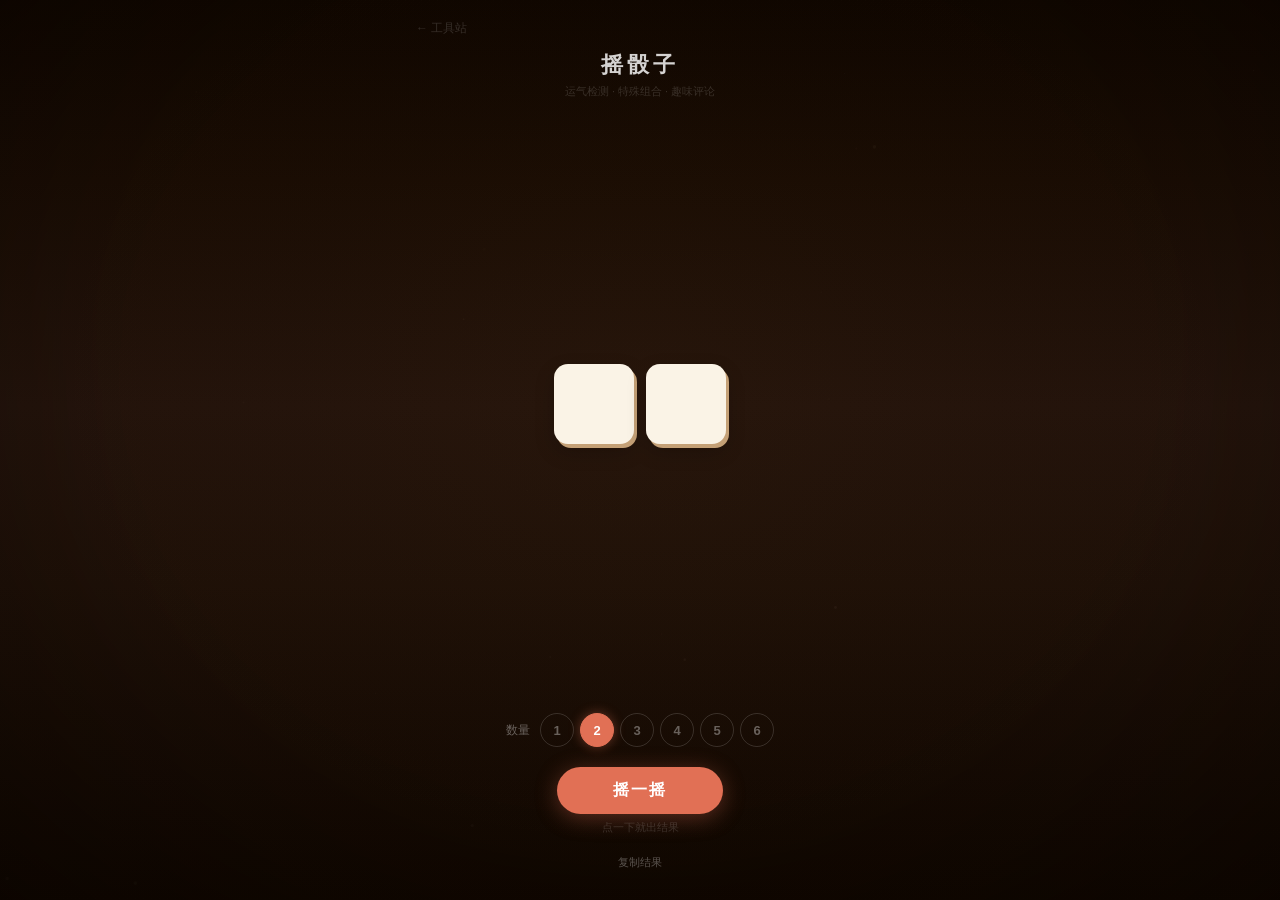
<file: yaoshaizi/index.html>
<!DOCTYPE html>
<html lang="zh-CN">
<head>
<meta charset="UTF-8">
<meta name="viewport" content="width=device-width,initial-scale=1.0,user-scalable=no">
<title>摇骰子</title>
<link rel="icon" href="../favicon.svg" type="image/svg+xml">
<style>
*,*::before,*::after{box-sizing:border-box;margin:0;padding:0}
body{min-height:100vh;font-family:-apple-system,BlinkMacSystemFont,'Segoe UI',Roboto,sans-serif;overflow-x:hidden}
.back-link{position:absolute;top:20px;left:16px;color:var(--text-faint);font-size:12px;text-decoration:none;z-index:2}
.back-link:active{color:var(--gold)}
.container{max-width:480px;margin:0 auto;padding:50px 20px 30px;position:relative;z-index:1;display:flex;flex-direction:column;min-height:100vh}
.title{text-align:center;font-size:22px;font-weight:700;color:rgba(255,255,255,.82);letter-spacing:4px;margin-bottom:4px}
.subtitle{text-align:center;font-size:11px;color:var(--text-faint);margin-bottom:8px}

.dice-area{flex:1;display:flex;flex-direction:column;align-items:center;justify-content:center;position:relative}
.dice-row{display:flex;gap:12px;flex-wrap:wrap;justify-content:center}
.die{width:80px;height:80px;background:#faf3e6;border-radius:14px;display:grid;grid-template:repeat(3,1fr)/repeat(3,1fr);padding:13px;gap:2px;box-shadow:3px 4px 0 #c4a076,0 8px 20px rgba(0,0,0,.2);position:relative;transition:all .1s}
.die.rolling{animation:dice-shake .12s infinite ease-in-out}
.die.stopping{animation:dice-bounce .3s ease-out}
.dot{width:11px;height:11px;border-radius:50%;place-self:center}
.dot.off{background:transparent}
@keyframes dice-shake{0%,100%{transform:scale(1) rotate(0deg)}25%{transform:scale(.85) rotate(-10deg)}75%{transform:scale(1.1) rotate(10deg)}}
@keyframes dice-bounce{0%{transform:scale(.7) rotate(15deg);opacity:.5}60%{transform:scale(1.08) rotate(-3deg)}100%{transform:scale(1) rotate(0deg);opacity:1}}

.dice-result{text-align:center;margin-top:20px}
.result-sum{font-size:36px;font-weight:700;color:#e17055}
.result-detail{display:block;font-size:13px;color:rgba(255,255,255,.35);margin-top:4px}
.special-name{display:block;font-size:20px;font-weight:700;margin-top:6px;animation:special-pop .5s ease-out}
@keyframes special-pop{0%{transform:scale(.3);opacity:0}100%{transform:scale(1);opacity:1}}

.empty-state{text-align:center;opacity:.35}
.empty-text{font-size:13px;color:rgba(255,255,255,.3);margin-top:8px}

.comment-text{font-size:13px;color:#fdcb6e;margin-top:8px;line-height:1.5}
.comment-toggle{display:inline-block;font-size:14px;opacity:.4;cursor:pointer;padding:2px 6px;margin-top:4px}
.comment-toggle.on{opacity:1}

.particle-container{position:absolute;top:50%;left:50%;pointer-events:none;z-index:2}
.particle{position:absolute;border-radius:50%;animation:particle-burst .7s ease-out both}
@keyframes particle-burst{0%{transform:translate(0,0) scale(1.5);opacity:1}100%{transform:translate(var(--px),var(--py)) scale(0);opacity:0}}

.counter{display:flex;align-items:center;justify-content:center;gap:10px;padding:12px 0}
.counter-label{font-size:12px;color:rgba(255,255,255,.35)}
.counter-btns{display:flex;gap:6px}
.counter-btn{width:34px;height:34px;border-radius:50%;border:1.5px solid rgba(255,255,255,.15);color:rgba(255,255,255,.35);display:flex;align-items:center;justify-content:center;font-size:13px;font-weight:700;background:none;cursor:pointer}
.counter-btn.active{background:#e17055;color:#fff;border-color:#e17055;box-shadow:0 0 12px rgba(225,112,85,.4)}

.btn-wrap{display:flex;flex-direction:column;align-items:center;padding:8px 0 16px}
.roll-btn{background:#e17055;color:#fff;padding:13px 56px;border-radius:32px;font-size:16px;font-weight:700;border:none;cursor:pointer;box-shadow:0 4px 22px rgba(225,112,85,.35);letter-spacing:2px}
.roll-btn:active{transform:scale(.96)}
.roll-btn:disabled{opacity:.4;pointer-events:none}
.shake-hint{font-size:11px;color:rgba(255,255,255,.15);margin-top:6px}

.actions{display:flex;gap:16px;justify-content:center;margin-top:4px}
.action-link{font-size:11px;color:rgba(255,255,255,.3);cursor:pointer}
.action-link:active{color:#e17055}

.toast{position:fixed;bottom:60px;left:50%;transform:translateX(-50%);background:rgba(0,0,0,.8);color:#fff;padding:8px 20px;border-radius:20px;font-size:12px;z-index:99;opacity:0;transition:opacity .3s;pointer-events:none}
.toast.show{opacity:1}
</style>
<link rel="stylesheet" href="../theme/theme.css">
</head>
<body>
<div class="container">
  <a href="../index.html" class="back-link">← 工具站</a>
  <div class="title">摇骰子</div>
  <div class="subtitle">运气检测 · 特殊组合 · 趣味评论</div>

  <div class="dice-area">
    <div class="particle-container" id="particleContainer"></div>
    <div class="dice-row" id="diceRow"></div>
    <div class="empty-state" id="emptyState">
      <div style="font-size:48px;">🎲</div>
      <div class="empty-text">选好数量，点摇一摇</div>
    </div>
    <div class="dice-result" id="resultSection" style="display:none">
      <div class="result-sum" id="resultSum"></div>
      <div class="result-detail" id="resultDetail"></div>
      <div class="special-name" id="specialName"></div>
      <div class="comment-text" id="commentText"></div>
      <span class="comment-toggle on" id="commentToggle">👁</span>
    </div>
  </div>

  <div class="counter">
    <span class="counter-label">数量</span>
    <div class="counter-btns" id="counterBtns">
      <button class="counter-btn" data-count="1">1</button>
      <button class="counter-btn active" data-count="2">2</button>
      <button class="counter-btn" data-count="3">3</button>
      <button class="counter-btn" data-count="4">4</button>
      <button class="counter-btn" data-count="5">5</button>
      <button class="counter-btn" data-count="6">6</button>
    </div>
  </div>

  <div class="btn-wrap">
    <button class="roll-btn" id="btnRoll">摇一摇</button>
    <div class="shake-hint">点一下就出结果</div>
  </div>
  <div class="actions">
    <span class="action-link" id="linkCopy">复制结果</span>
  </div>
</div>
<div class="toast" id="toast"></div>
<script>
// ====== 骰子逻辑 ======
function rollOne(){return Math.floor(Math.random()*6)+1}
function rollDice(count){
  var vals=[];
  for(var i=0;i<count;i++)vals.push(rollOne());
  var sum=vals.reduce(function(a,b){return a+b},0);
  var sorted=vals.slice().sort(function(a,b){return a-b});
  var special=detectSpecial(sorted,vals);
  return{values:vals,sum:sum,count:count,special:special,display:vals.join('+')+' = '+sum};
}

// ====== 特殊检测 ======
var SEQ_3=[[[2,1,4],'💕情人节',['#fd79a8','#e17055']],[[3,2,1],'💗深爱你',['#fd79a8','#e17055']],[[5,2,1],'💝我爱你',['#fd79a8','#e17055','#d63031']],[[5,3,1],'💌我想你',['#6c5ce7','#a855f7']],[[6,6,6],'🔥666',['#e17055','#fdcb6e']],[[2,3,3],'😂233',['#fdcb6e','#0984e3']]];
var SEQ_4=[[[1,3,1,3],'💞一生一生',['#fd79a8','#e17055']],[[1,3,1,4],'💖一生一世',['#fd79a8','#e17055']],[[1,2,1,3],'💗要爱一生',['#fd79a8','#fdcb6e']],[[1,2,1,4],'💘要爱一世',['#e17055','#fdcb6e']],[[2,1,2,1],'💓爱你爱你',['#fd79a8','#e17055']],[[3,3,4,4],'💟生生世世',['#6c5ce7','#a855f7']]];
var SEQ_6=[[[1,2,3,4,5,6],'🐉正顺子',['#e17055','#fdcb6e','#00b894','#0984e3','#6c5ce7','#fd79a8']],[[6,5,4,3,2,1],'🐲倒顺子',['#fd79a8','#6c5ce7','#0984e3','#00b894','#fdcb6e','#e17055']],[[6,6,6,6,6,6],'🌟六六大顺',['#fdcb6e','#f0b840']],[[5,5,5,5,5,5],'🎋端午连号',['#00b894','#55efc4']]];

function matchSeq(sorted,table){
  for(var i=0;i<table.length;i++){
    var s=table[i][0];if(sorted.length!==s.length)continue;
    var ok=true;for(var j=0;j<s.length;j++)if(sorted[j]!==s[j]){ok=false;break}
    if(ok)return{type:'sequence',name:table[i][1],level:sorted.length>=6?3:2};
  }
  return null;
}
function checkUniversal(sorted){
  if(sorted.length>=2){var allSame=true;for(var i=1;i<sorted.length;i++)if(sorted[i]!==sorted[0]){allSame=false;break}
    if(allSame){if(sorted[0]===6)return{type:'universal',name:'🌟天胡',level:3};if(sorted[0]===1)return{type:'universal',name:'💀天崩',level:2};return{type:'universal',name:'🐆豹子',level:2}}}
  if(sorted.reduce(function(a,b){return a+b},0)===7)return{type:'universal',name:'🍀幸运七',level:1};
  return null;
}
function detectSpecial(sorted,original){
  if(original.length===6){var m=matchSeq(original,SEQ_6);if(m)return m}
  if(original.length===4){var m=matchSeq(original,SEQ_4);if(m)return m}
  if(original.length===3){var m=matchSeq(original,SEQ_3);if(m)return m}
  return checkUniversal(sorted);
}

// ====== 评论系统（完整版） ======
function pick(arr){if(!arr||arr.length===0)return'';return arr[Math.floor(Math.random()*arr.length)]}

var C1={'1':['我想回家吃饭','这局不算','就这一个1，注定你今天独美到底'],'2':['放下焦虑，这颗骰子替你撑腰','我最多打个1','看我发功，让他们变成1'],'3':['装','喂喂，你别用这种目光看完'],'4':['世世漂亮','年年岁岁，美貌不减'],'5':['呜呼~','你叹气的声音，我隔着屏幕听见了','呜呼～我在骰子里面为你欢呼！','别偷偷哭啦，我隔着屏幕心疼'],'6':['我是6，谁能大我？谁敢大我？哈哈哈']};
var C2={'11':['爆竹声声','别再专一内耗了，屏幕前的你清醒点！'],'13':['装','喂喂，你别用这种目光看完'],'22':['双双好友','成双成对，绝不掉队'],'23':['二三知己','知己难寻，我在游戏里当你知己','你的心事，骰子全都知道'],'44':['世世漂亮','年年岁岁，美貌不减'],'51':['再卷下去，我都要替你心累','也就你在老实干活','劳动归劳动，摸鱼不能空','屏幕前的劳模，快停下干活摸鱼'],'54':['吾辈青年','青年不emo，天天乐呵呵','青春全耗在内耗上','喂年轻人，别内耗了，我都听见了'],'55':['呜呼~','你叹气的声音，我隔着屏幕听见了','呜呼～我在骰子里面为你欢呼！'],'56':['基操，勿6','悄悄告诉我，你最近开心吗'],'61':['谁还不是个孩子','童心不灭，快乐无限','一把年纪别装嫩了','装嫩怎么了，快乐不分年纪'],'66':['大顺','运气爆棚，谁都不怕','顺遂无忧，一路开挂']};
var C3={'111':['嘤嘤嘤','嘤嘤嘤求抱抱','这个数，我在骰子里面都替你着急','我怎么不是个6呀','嘤嘤嘤，屏幕前的你快哄哄我'],'123':['本大王生气了','别容貌焦虑，我觉得你超好看'],'214':['今天是情人节，某人没对象','狗粮别看了，我宠你','喂单身的你，情人节我陪你过'],'222':['我对你，爱爱爱不完……','两个人，怎么多了一个爱？'],'234':['你的顾虑，我全都懂','累了就休息，我陪着你'],'321':['深爱你','兜兜转转，还是遇见','别装深情了，没人吃你这套'],'333':['会散吗？不会，不会吗？不会','好运三连击，烦恼全退席','别担心走散，我永远不会离开你','三生有幸相逢，有幸遇见屏幕前的你'],'345':['生活兵荒马乱，我替你撑住','别自我麻痹，我懂你的脆弱'],'444':['啊，对对对','丫丫，你好懂哦'],'456':['不必完美，我喜欢你本来的样子','生活全是意外，摆烂也没关系，我陪着你'],'521':['满心欢喜，因你而起','爱你这事，藏不住一点','爱自己，才是终身浪漫'],'531':['我想你','我扇你','嘴上想你，心里嫌弃','别装深情，我早就看透你的小心思','我想你了，真的在想屏幕前的你'],'555':['我错了呜呜','背对背不能拥抱','呜呼～我在骰子里面为你欢呼！','屏幕前的大佬，这波运气直接封神！'],'666':['真6','一群不知天高地厚的家伙','给我擦皮靴，擦高跟鞋，擦运动鞋，擦凉鞋……']};
var C4={'1111':['嘻嘻，反正这不是双十一一','乖，咱不气，不气','专一这东西，也就骗骗恋爱脑','对不起，我让你受委屈了'],'1122':['好友成双，八卦互传，坏话互讲'],'1213':['一生烟火漫漫，一世与你相伴','要爱一生，零食分我一半','要爱一生，屏幕前的你不许退缩'],'1214':['喂！要爱一世呀','要爱一世，不许偷偷变心','喂！要爱一世呀，听见没！'],'1234':['一路开挂，好运直达','我们走的很慢，但一直在进步','一生四季，我全程陪着你'],'1314':['一生一世，唯你而已','爱黎明，爱在午后，爱在午夜','别画大饼了谢谢','别信别人画大饼，我说到做到'],'2121':['爱你哟，爱你哟','别否定自己，我超喜欢你'],'2222':['他/她怎么会爱你呢？爱你需要理由吗？需要吗？','爱意大胆点，我给你兜底','别害怕爱，我替你勇敢'],'2323':['一起吐槽别人','6到我都羡慕你的运气了'],'2345':['你的人生，我全程围观守护','你的心动，我接住了'],'3333':['能赢我的只有三个','我无条件站你这边','别害怕走散，我不会离开'],'3344':['生生世世，老友相伴','搭子，快乐永不缺席','不管多久，骰子我都在陪你'],'3456':['别孤单，我一直都在','孤等一人，等的就是你'],'4444':['四季摆烂，快乐不断','啊对对对，屏幕前的你说什么都对'],'5555':['还是你在哭，没出息','哭哭，真受不了你，给你纸巾','你的眼泪，我都替你擦干','哭哭没事，我给你递纸巾'],'6161':['屏幕前的小朋友，今天准许你幼稚一回','别装成熟啦，我早就看穿你了'],'6666':['6在我手，天下我有','谁能大我？谁敢大我？哈哈哈','不愧是你，骰子都站你这边']};
var C5={'11111':['专一到离谱，恋爱脑实锤','专一到极致，主打单身到底'],'12145':['一生一世是吾友','我爱你一生，不许三分钟热度'],'12345':['别摆烂，我推着你往前走','一步一步，我陪你慢慢变好'],'21452':['我爱情人节','别羡慕别人，骰子给你专属浪漫'],'22222':['爱不需要理由，我无条件爱你','爱意宿醉，我在屏幕这边等你'],'33333':['山上的山花开呀~','世间荒凉，我独宠你一人'],'33445':['不许轻易上头，我认真喜欢你'],'44444':['别害怕阶段性陪伴，我是例外','八卦坏话，我们悄悄说'],'52113':['我爱你，又上头了','我在游戏里偷偷说：我爱你呀'],'52114':['我爱你一世','屏幕前的你，值得被偏爱','不许半路跑路，我盯着你'],'55555':['你给我纸巾干嘛？','赶快你檫檫鼻涕，都流到我身上了'],'66665':['差一点没关系，我陪你慢慢来','我们中间出了叛徒，是天真的自己，但我不怪你','无妨无妨'],'66666':['没有对手，我看不到对手','不用游刃有余，脆弱我也接纳']};
var C6={'111111':['不是，你还单着？','如此这般，你怕只能单着了','嘻嘻，屏幕前的你不许生气'],'111555':['热闹是人间烟火，平安是予你偏爱','屏幕前的你，元旦端午双倍好运砸向你','节日轮番登场，我一直陪着你'],'123456':['这才是真顺子','一路开挂，好运直达'],'131452':['一生一世我爱','不用自我否定，我超喜欢你'],'131457':['啊啊我滴妻','不用内卷，开心最重要'],'214521':['情人节赴浪漫，爱意只予你一人','爱意不必喧嚣，我默默钟情于你','狗粮遍地没关系，我专属告白送给你'],'222221':['爱意宿醉陋巷，孤等一人归','他/她不爱你没关系，我爱你呀','别自我感动，我真心喜欢你'],'222222':['等到星河破碎，山川都成灰','不用焦虑，我一直都在'],'333333':['三生有幸相逢，岁岁皆念君容','山上的山花开，我在等你慢慢来'],'334452':['生生世世','所有情绪，我全盘接纳'],'444444':['四季风雨同舟','四季轮回，也就你在原地自我感动'],'511213':['喂！要爱一生一世啊','不许离开，我一直都在'],'515461':['不管几岁，劳动青年儿童buff直接拉满','别被生活磨平棱角，我护你童心依旧','青年不内耗，劳动不内卷，永远做小孩'],'521131':['你可以永远依赖我','永远做你的小朋友'],'555555':['谢谢你的纸巾，我不哭了','谢谢你的纸巾，哭完别继续丢人','谢谢你的纸巾，成年人只能偷偷崩溃'],'555666':['屏幕前的你，端午安康、六六大顺全都给你！','骰子都在偏爱你，今天只管一路开挂','五个五配六个六，这波好运专门砸向你'],'616161':['童心藏好，别被生活偷走','你藏的真严实','我允许你偷懒放松'],'654321':['唉，勉强算顺子吧','不走寻常路','反向摆烂，烂到底就行','野狗不需要停下，狂奔到腐烂就好','反向摆烂也很酷，我支持屏幕前的你'],'666661':['本来应该从从容容，游刃有余……','野狗一样狂奔，我陪你一起'],'666662':['现在是匆匆忙忙，连滚带爬……'],'666664':['你睁眼说瞎话，怎么可能啊……'],'666665':['生活全是意外，主打一个摆烂','我们中间出了个叛徒','我就差一点'],'666666':['谁有我6，谁敢有我6','还有谁','不愧是你，骰子都臣服于你']};

var FALLBACK=['我知道这个结果你其实不满意。但这就是命运。','你心里早就有答案了，只是让我来帮你背锅对吧？','不满意就点重摇，我习惯了。','屏幕前的你，别再纠结了。就是它了。','别想了，想太多会掉头发。','帮你摇了，不用谢。','选了又不信，你跟渣男有什么区别？','今天运气一般，明天再来。','命运选择了它，不是你的错。','这个数看起来平平无奇，但它属于你。','摇到了，就去面对吧。','人生就像摇骰子，不知道下一秒是什么。','有时候最差的选择，反而是最好的开始。','命运给了你一个数字，你给了数字一个意义。','你以为你在摇骰子，其实是骰子在摇你。','别问为什么是这个数，问就是天意。','事已至此，先吃饭吧。','屏幕前的你，该干嘛干嘛去。','没有好坏，只有经历。','接受它，或者再摇一次。'];
function getComment(count, values){
  var key=values.join('');
  var c;
  if(count===6&&C6[key])c=pick(C6[key]);
  else if(count===5&&C5[key])c=pick(C5[key]);
  else if(count===4&&C4[key])c=pick(C4[key]);
  else if(count===3&&C3[key])c=pick(C3[key]);
  else if(count===2&&C2[key])c=pick(C2[key]);
  else if(count===1&&C1[String(values[0])])c=pick(C1[String(values[0])]);
  return c||pick(FALLBACK);
}

// ====== 骰子面模板 ======
var DOT_COLORS=['#e17055','#0984e3','#00b894','#6c5ce7','#fdcb6e','#fd79a8'];
var FACE_PATTERNS={
  1:[0,0,0,0,1,0,0,0,0],2:[0,0,1,0,0,0,1,0,0],3:[0,0,1,0,1,0,1,0,0],
  4:[1,0,1,0,0,0,1,0,1],5:[1,0,1,0,1,0,1,0,1],6:[1,0,1,1,0,1,1,0,1]
};

// ====== 音效（MP3 文件） ======
var rollAudio=new Audio('assets/roll2.mp3');
rollAudio.preload='auto';
function playRollSound(){
  rollAudio.currentTime=0;
  rollAudio.play().catch(function(){});
}

// ====== 页面状态 ======
var diceCount=2,showComment=true,isAnimating=false;

function renderDice(values,rolling,stopping){
  var row=document.getElementById('diceRow');
  var html='';
  var count=values.length||diceCount;
  for(var i=0;i<count;i++){
    var faceIdx=values[i]||1;
    var pattern=Array.isArray(values[i])?values[i]:FACE_PATTERNS[faceIdx];
    var cls='die'+(rolling?' rolling':'')+(stopping?' stopping':'');
    html+='<div class="'+cls+'">';
    for(var j=0;j<9;j++)html+='<div class="dot'+(pattern[j]?'':' off')+'" style="background:'+(pattern[j]?DOT_COLORS[i]:'')+'"></div>';
    html+='</div>';
  }
  row.innerHTML=html;
  document.getElementById('emptyState').style.display=values.length?'none':'block';
}

function renderIdle(){
  var blankFaces=[];for(var b=0;b<diceCount;b++)blankFaces.push([0,0,0,0,0,0,0,0,0]);
  renderDice(blankFaces,false,false);
}
function doRoll(){
  var n=diceCount;if(!n)return;
  var btn=document.getElementById('btnRoll');
  isAnimating=true;btn.disabled=true;document.getElementById('resultSection').style.display='none';document.getElementById('particleContainer').innerHTML='';
  var blankFaces=[];for(var b=0;b<n;b++)blankFaces.push([0,0,0,0,0,0,0,0,0]);
  renderDice(blankFaces,true,false);
  playRollSound();
  setTimeout(function(){
    var r=rollDice(n);
    renderDice(r.values,false,true);
    spawnParticles();
    setTimeout(function(){
      renderDice(r.values,false,false);
      document.getElementById('resultSection').style.display='block';
      document.getElementById('resultSum').textContent=r.sum;
      document.getElementById('resultDetail').textContent=r.display;
      var sp=r.special;
      document.getElementById('specialName').textContent=sp?sp.name:'';
      document.getElementById('specialName').style.color=r.special?DOT_COLORS[0]:'';
      document.getElementById('commentText').textContent=showComment?getComment(r.count,r.values):'';
      document.getElementById('commentText').style.display=showComment?'block':'none';
      isAnimating=false;btn.disabled=false;
    },350);
  },800);
}

function spawnParticles(){
  var c=document.getElementById('particleContainer');
  var colors=['#e17055','#fdcb6e','#fd79a8','#00b894','#0984e3'];
  var h='';for(var i=0;i<16;i++){var a=Math.PI*2*i/16,d=50+Math.random()*70,px=Math.cos(a)*d,py=Math.sin(a)*d,co=colors[Math.floor(Math.random()*colors.length)],sz=6+Math.random()*8;h+='<div class="particle" style="--px:'+px+'px;--py:'+py+'px;background:'+co+';width:'+sz+'px;height:'+sz+'px;animation-delay:'+Math.random()*.2+'s"></div>'}c.innerHTML=h;setTimeout(function(){c.innerHTML=''},800)
}

function copyResult(){var e=document.getElementById('resultSum').textContent,d=document.getElementById('resultDetail').textContent;if(!e){showToast('先摇一个结果');return}var s=document.getElementById('specialName').textContent,t='🎲 摇骰子结果：'+e+'\n'+d+(s?'\n'+s:'');copyText(t)}
function copyText(t){if(navigator.clipboard){navigator.clipboard.writeText(t).then(function(){showToast('已复制')})}else{var ta=document.createElement('textarea');ta.value=t;ta.style.position='fixed';ta.style.opacity='0';document.body.appendChild(ta);ta.select();document.execCommand('copy');document.body.removeChild(ta);showToast('已复制')}}
var toastTimer;function showToast(m){var t=document.getElementById('toast');clearTimeout(toastTimer);t.classList.remove('show');t.textContent=m;void t.offsetWidth;t.classList.add('show');toastTimer=setTimeout(function(){t.classList.remove('show')},1500)}

document.querySelectorAll('.counter-btn').forEach(function(b){b.addEventListener('click',function(){if(isAnimating)return;diceCount=parseInt(this.dataset.count);document.querySelectorAll('.counter-btn').forEach(function(x){x.classList.remove('active')});this.classList.add('active');renderIdle();document.getElementById('resultSection').style.display='none'})});
document.getElementById('btnRoll').addEventListener('click',doRoll);
document.getElementById('linkCopy').addEventListener('click',copyResult);
document.getElementById('commentToggle').addEventListener('click',function(){showComment=!showComment;this.textContent=showComment?'👁':'👁‍🗨';this.classList.toggle('on',showComment);document.getElementById('commentText').style.display=showComment?'block':'none'});
renderIdle();
</script>
<script src="../theme/particles.js"></script>
</body>
</html>
</file>
<file: theme/theme.css>
/* ====== 主题：东方夜间仪式感 ====== */
/* 使用方式：<link rel="stylesheet" href="../theme/theme.css"> */
/* 工具页面可覆盖 --theme-* 变量来定制 */

:root {
  /* 色彩 —— 琥珀旧铜方向 */
  --gold: #c89b3c;
  --gold-hover: #d8aa4a;
  --gold-glow: rgba(255, 220, 120, 0.08);
  --gold-border: rgba(200, 155, 60, 0.2);
  --gold-border-hover: rgba(200, 155, 60, 0.35);

  /* 背景层 */
  --bg-deep: #140a02;
  --bg-mid: #1f1106;
  --bg-warm: #2a1810;
  --bg-surface: rgba(255, 255, 255, 0.04);

  /* 文字层级 */
  --text-body: rgba(255, 255, 255, 0.78);
  --text-secondary: rgba(255, 255, 255, 0.42);
  --text-faint: rgba(255, 255, 255, 0.15);
  --text-gold: #c89b3c;

  /* 边框（极低透明度——边界融化在黑暗里） */
  --border-subtle: rgba(255, 255, 255, 0.06);
  --border-card: rgba(220, 180, 60, 0.08);

  /* 阴影 */
  --shadow-card: 0 4px 24px rgba(0, 0, 0, 0.4);
  --shadow-card-hover: 0 8px 36px rgba(0, 0, 0, 0.5), 0 0 20px rgba(200, 155, 60, 0.06);
  --shadow-btn-sink: 0 1px 4px rgba(0, 0, 0, 0.3);

  /* 时间节奏 */
  --t-hover: 0.4s;
  --t-breathe: 3.5s;
  --t-ritual: 1s;

  /* 间距 */
  --radius-sm: 8px;
  --radius-md: 12px;
  --radius-lg: 16px;
}

*, *::before, *::after { box-sizing: border-box; margin: 0; padding: 0; }

html, body {
  min-height: 100vh;
  background: linear-gradient(180deg,
    #100701 0%,        /* 顶部最暗 */
    #1a0d04 20%,       /* 缓慢过渡 */
    #24140c 45%,       /* 中央偏暖——视线聚焦 */
    #1f1108 65%,       /* 逐渐变暗 */
    #100701 100%       /* 底部最暗 */
  );
  font-family: -apple-system, BlinkMacSystemFont, 'Segoe UI', Roboto, sans-serif;
  overflow-x: hidden;
  color: var(--text-body);
  -webkit-font-smoothing: antialiased;
}

/* Vignette —— 极柔、边界消失 */
body::after {
  content: '';
  position: fixed; inset: 0; pointer-events: none; z-index: 0;
  background: radial-gradient(ellipse at 50% 42%, transparent 55%, rgba(8, 3, 0, 0.45) 100%);
}

/* 中央琥珀呼吸光晕 —— 像远处香火把空气微微照暖 */
body::before {
  content: '';
  position: fixed;
  inset: 0;
  background: radial-gradient(ellipse at 50% 42%, rgba(210, 145, 50, 0.025) 0%, rgba(180, 120, 40, 0.008) 40%, transparent 70%);
  pointer-events: none; z-index: 0;
  animation: theme-breathe var(--t-breathe) ease-in-out infinite;
}

@keyframes theme-breathe {
  0%, 100% { opacity: 0.5; }
  50% { opacity: 1; }
}

/* 容器 */
.theme-container {
  max-width: 420px;
  margin: 0 auto;
  padding: 50px 20px 40px;
  position: relative;
  z-index: 1;
}

/* ====== 按钮 ====== */
.theme-btn {
  display: inline-block;
  padding: 11px 28px;
  border-radius: 24px;
  font-size: 13px;
  font-weight: 600;
  font-family: inherit;
  cursor: pointer;
  border: 1.5px solid var(--gold-border);
  background: linear-gradient(180deg, rgba(200,155,60,.12) 0%, rgba(200,155,60,.04) 100%);
  box-shadow: inset 0 1px 0 rgba(255,220,150,.04), 0 2px 8px rgba(0,0,0,.3);
  color: var(--gold);
  transition: background var(--t-hover), border-color var(--t-hover), box-shadow var(--t-hover), transform 0.15s;
  user-select: none;
  -webkit-user-select: none;
  touch-action: manipulation;
}

.theme-btn:hover {
  background: linear-gradient(180deg, rgba(210,160,65,.18) 0%, rgba(200,155,60,.08) 50%, rgba(180,135,50,.04) 100%);
  border-color: var(--gold-border-hover);
  box-shadow: inset 0 1px 0 rgba(255,220,150,.08), 0 0 24px rgba(200,155,60,.12), 0 4px 12px rgba(0,0,0,.4);
}

.theme-btn:active {
  transform: scale(0.98);
  box-shadow: inset 0 2px 4px rgba(0,0,0,.3), 0 1px 3px rgba(0,0,0,.4);
}

/* 呼吸态 —— 潜意识感知"元素有生命" */
.theme-breathing {
  animation: theme-btn-breathe 3.2s ease-in-out infinite;
}
@keyframes theme-btn-breathe {
  0%, 100% { box-shadow: inset 0 1px 0 rgba(255,220,150,.04), 0 0 8px rgba(200,155,60,.04); }
  50% { box-shadow: inset 0 1px 0 rgba(255,220,150,.08), 0 0 16px rgba(200,155,60,.1); }
}

/* 次要/回退按钮 */
.theme-btn-ghost {
  display: inline-block;
  padding: 11px 28px;
  border-radius: 24px;
  font-size: 13px;
  font-weight: 600;
  font-family: inherit;
  cursor: pointer;
  border: 1px solid var(--border-subtle);
  background: linear-gradient(180deg, rgba(255,255,255,.05) 0%, rgba(255,255,255,.02) 100%);
  box-shadow: inset 0 1px 0 rgba(255,255,255,.02);
  color: var(--text-secondary);
  transition: background var(--t-hover), border-color var(--t-hover), box-shadow var(--t-hover), transform 0.15s;
}

.theme-btn-ghost:hover {
  background: linear-gradient(180deg, rgba(255,255,255,.08) 0%, rgba(255,255,255,.03) 100%);
  border-color: rgba(255, 255, 255, 0.12);
  box-shadow: inset 0 1px 0 rgba(255,255,255,.04), 0 2px 12px rgba(0,0,0,.3);
}

.theme-btn-ghost:active {
  transform: scale(0.98);
  box-shadow: inset 0 2px 4px rgba(0,0,0,.3);
}

/* ====== 卡片 ====== */
.theme-card {
  background: rgba(255, 255, 255, 0.04);
  border: 1px solid var(--border-card);
  border-radius: var(--radius-lg);
  padding: 20px;
  transition: transform var(--t-hover), box-shadow var(--t-hover), border-color var(--t-hover);
}

.theme-card:hover {
  transform: translateY(-2px);
  box-shadow: var(--shadow-card-hover);
  border-color: rgba(200, 155, 60, 0.15);
}

/* 无边框面板 —— 纯阴影区分层级 */
.theme-panel {
  background: rgba(255, 255, 255, 0.03);
  border-radius: var(--radius-md);
  padding: 16px;
  box-shadow: 0 2px 16px rgba(0, 0, 0, 0.3);
}

/* ====== 排版 ====== */
.theme-title {
  font-size: 22px;
  font-weight: 700;
  color: rgba(255, 255, 255, 0.82);
  letter-spacing: 8px;
  font-family: serif;
  text-align: center;
}

.theme-subtitle {
  font-size: 11px;
  color: var(--text-faint);
  letter-spacing: 4px;
  text-align: center;
}

.theme-text-gold {
  color: var(--text-gold);
}
</file>
